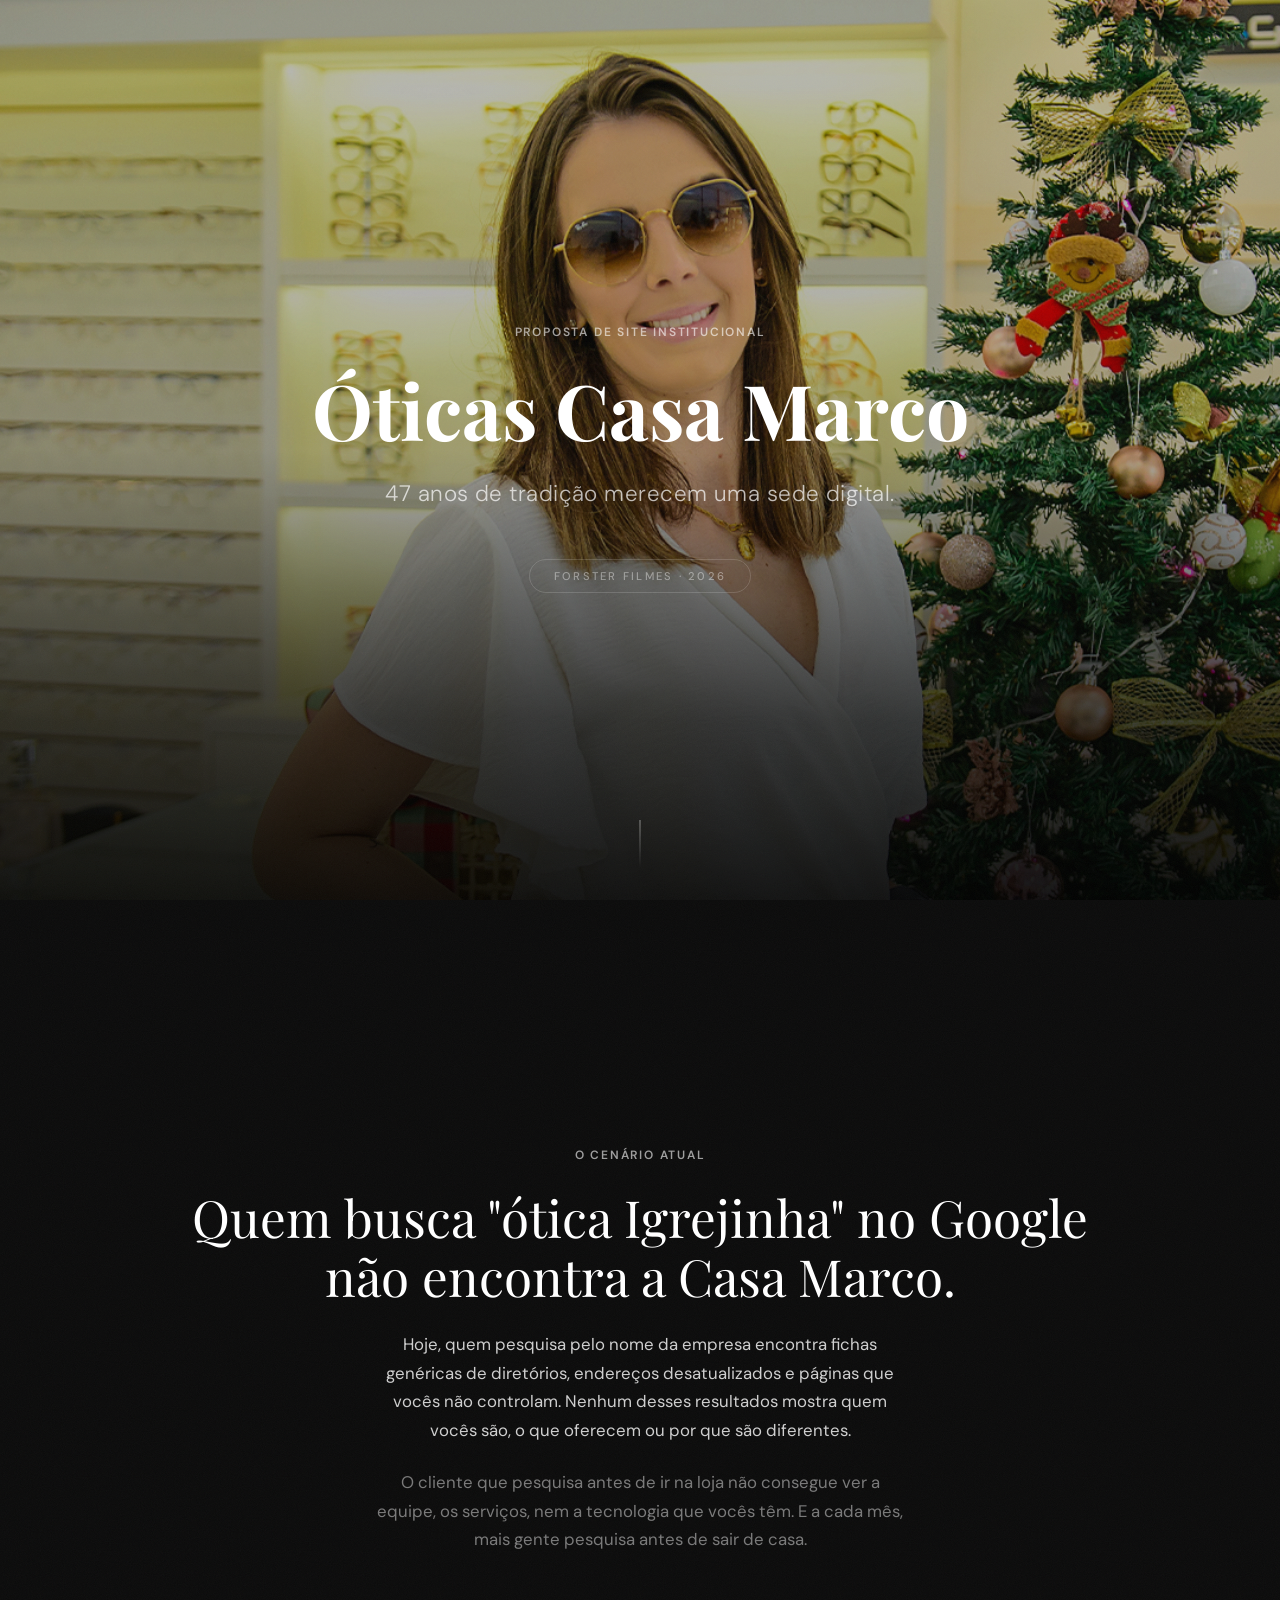
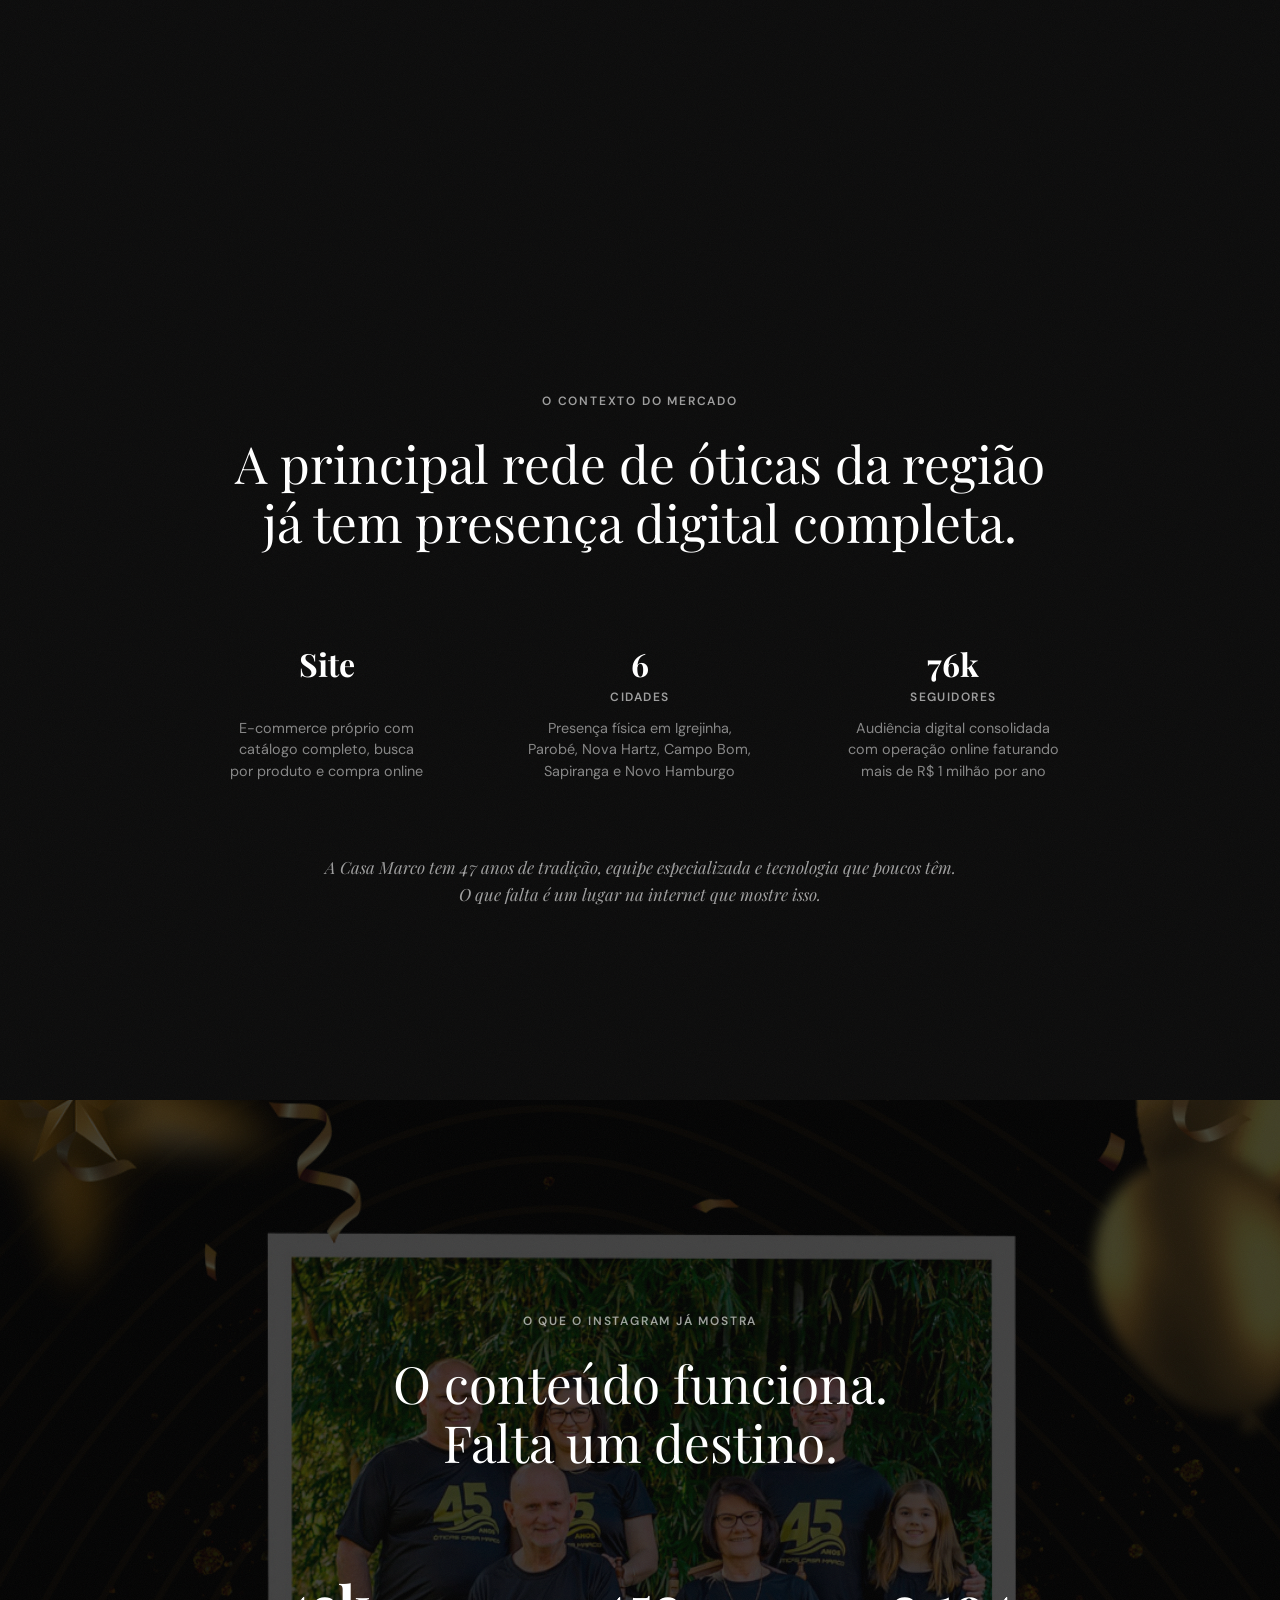
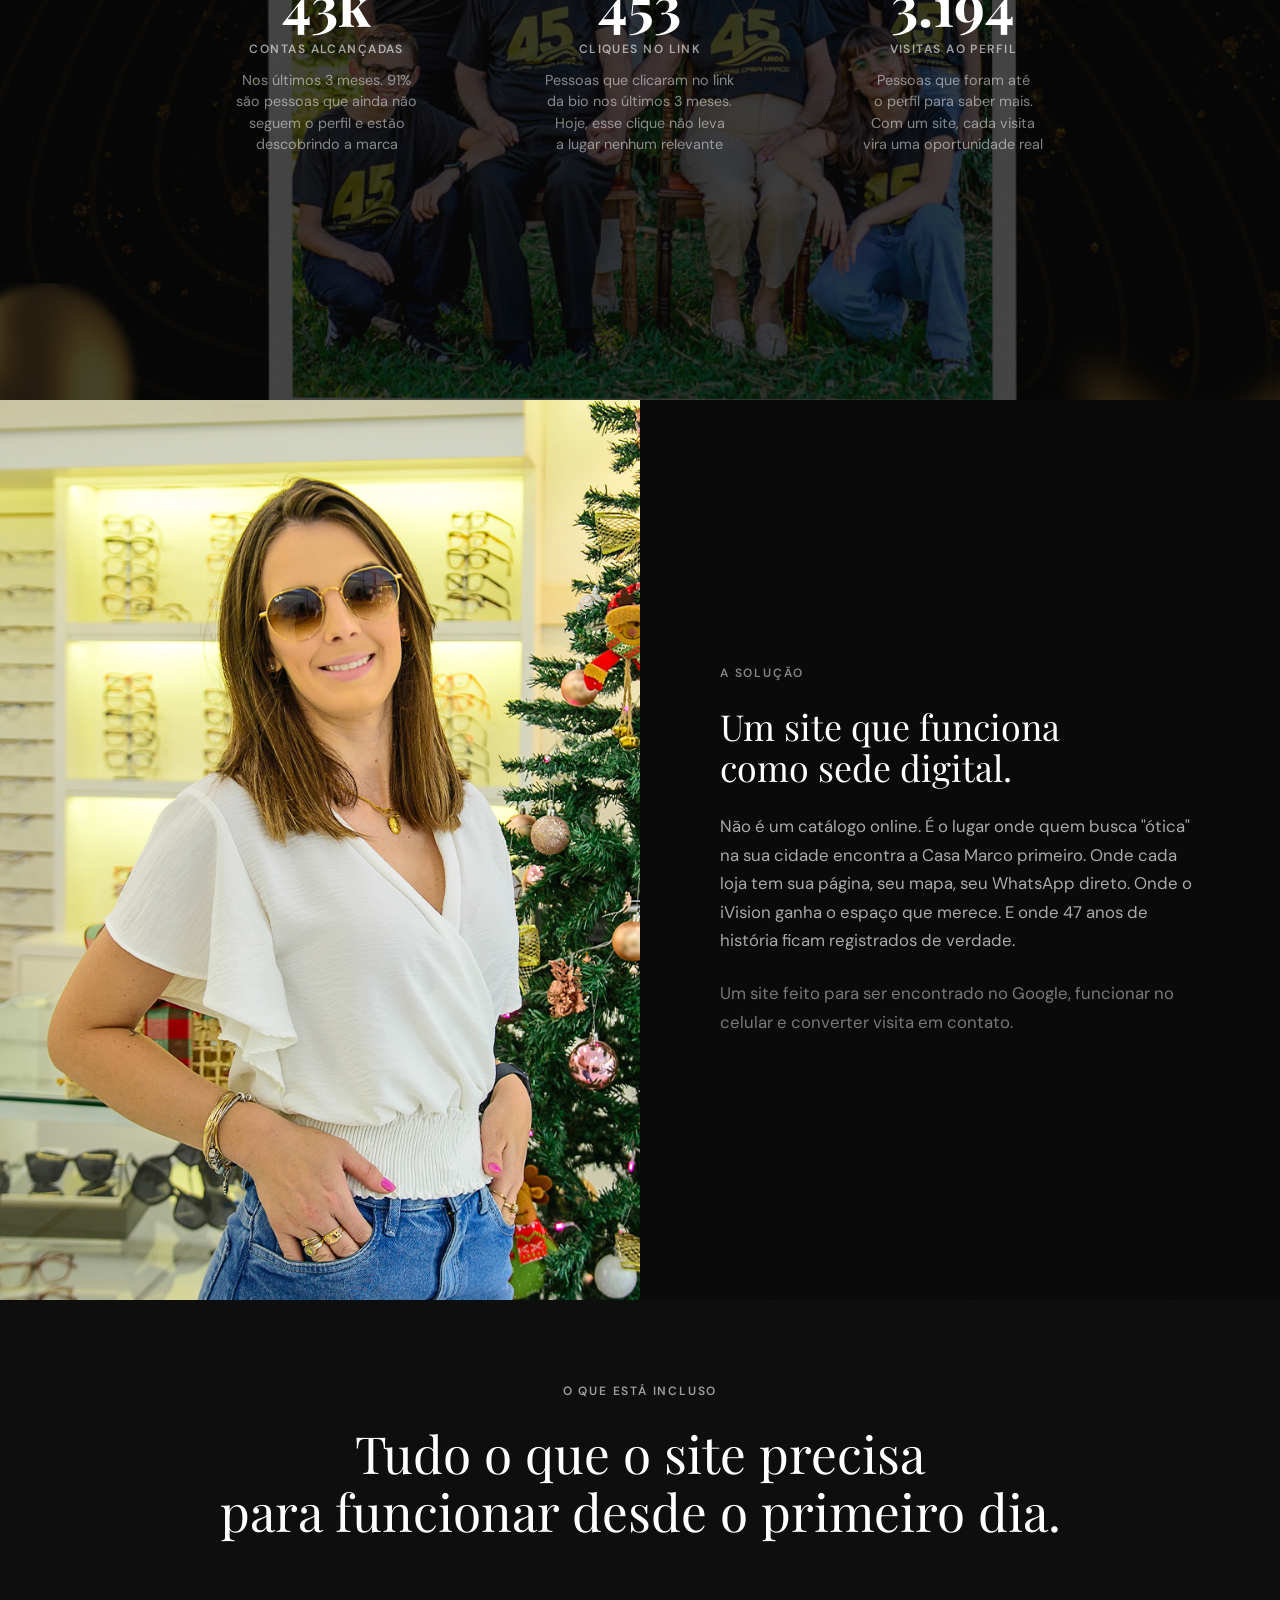
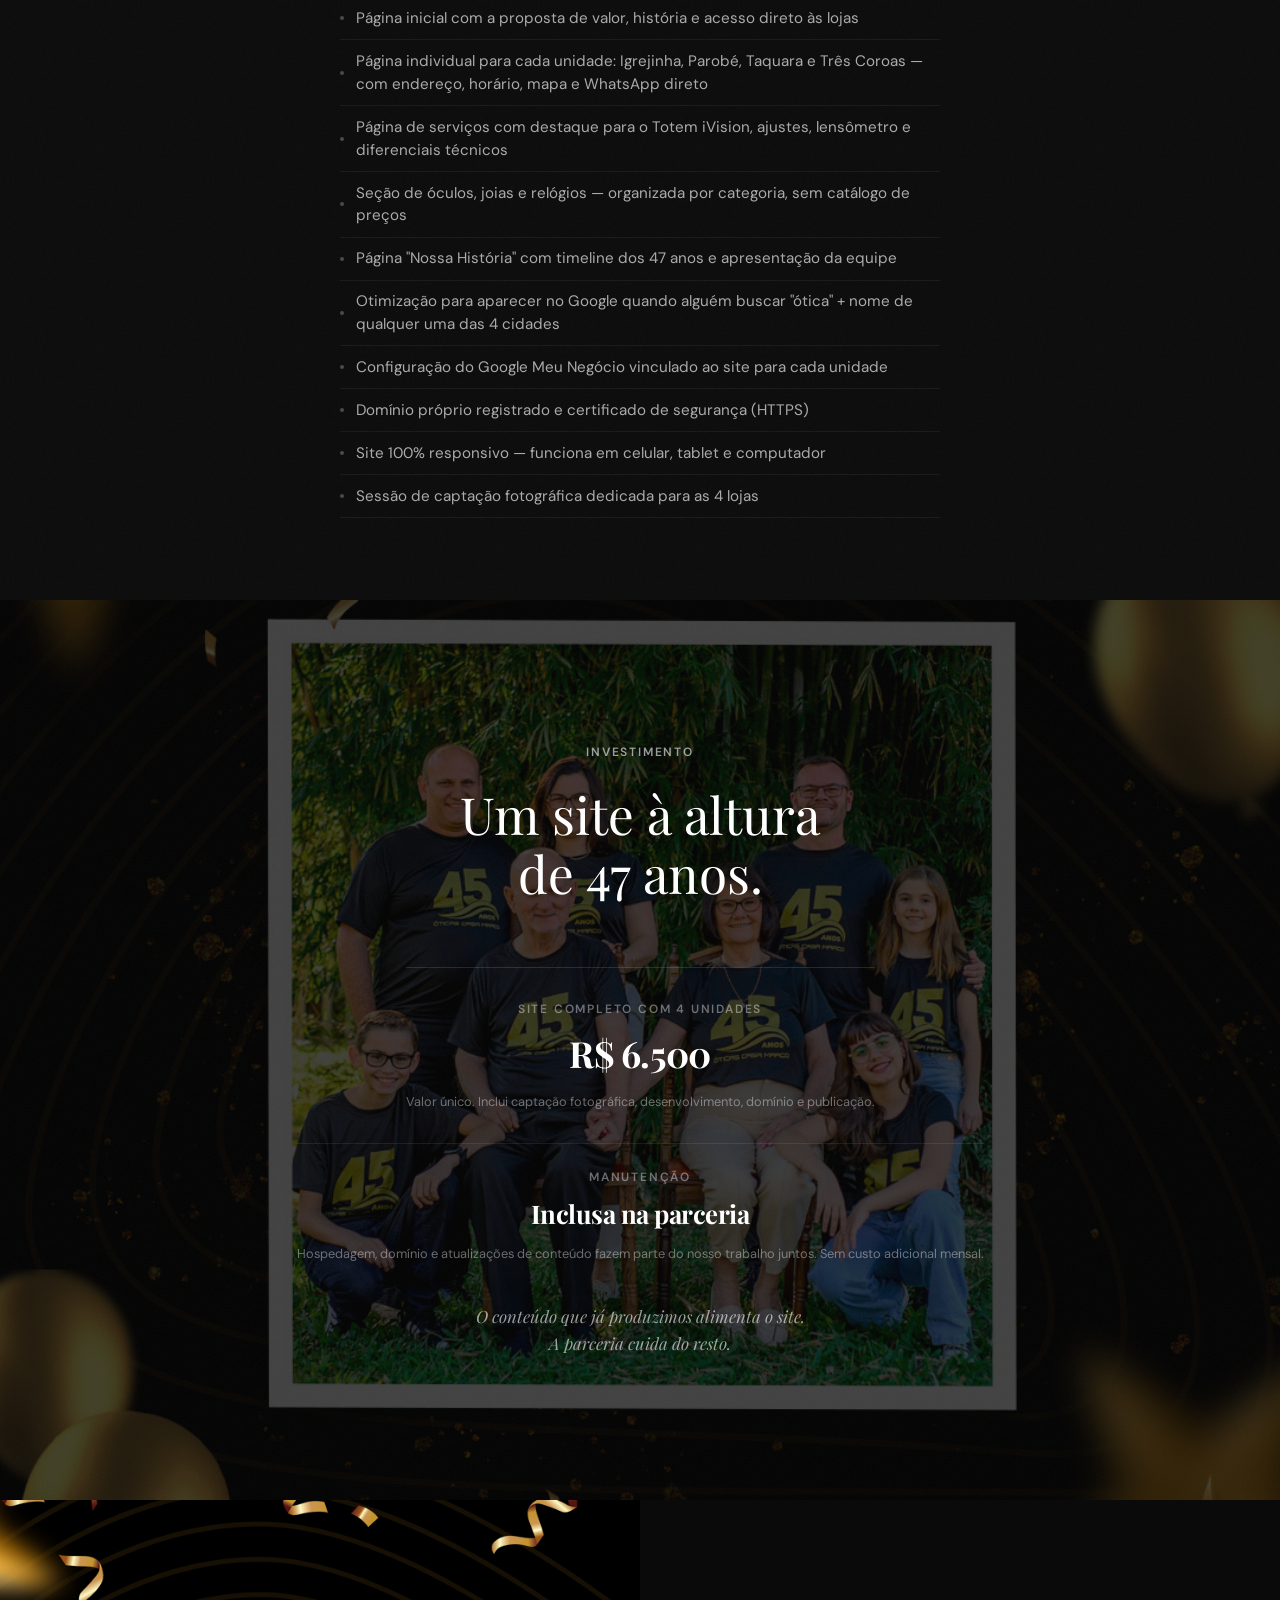
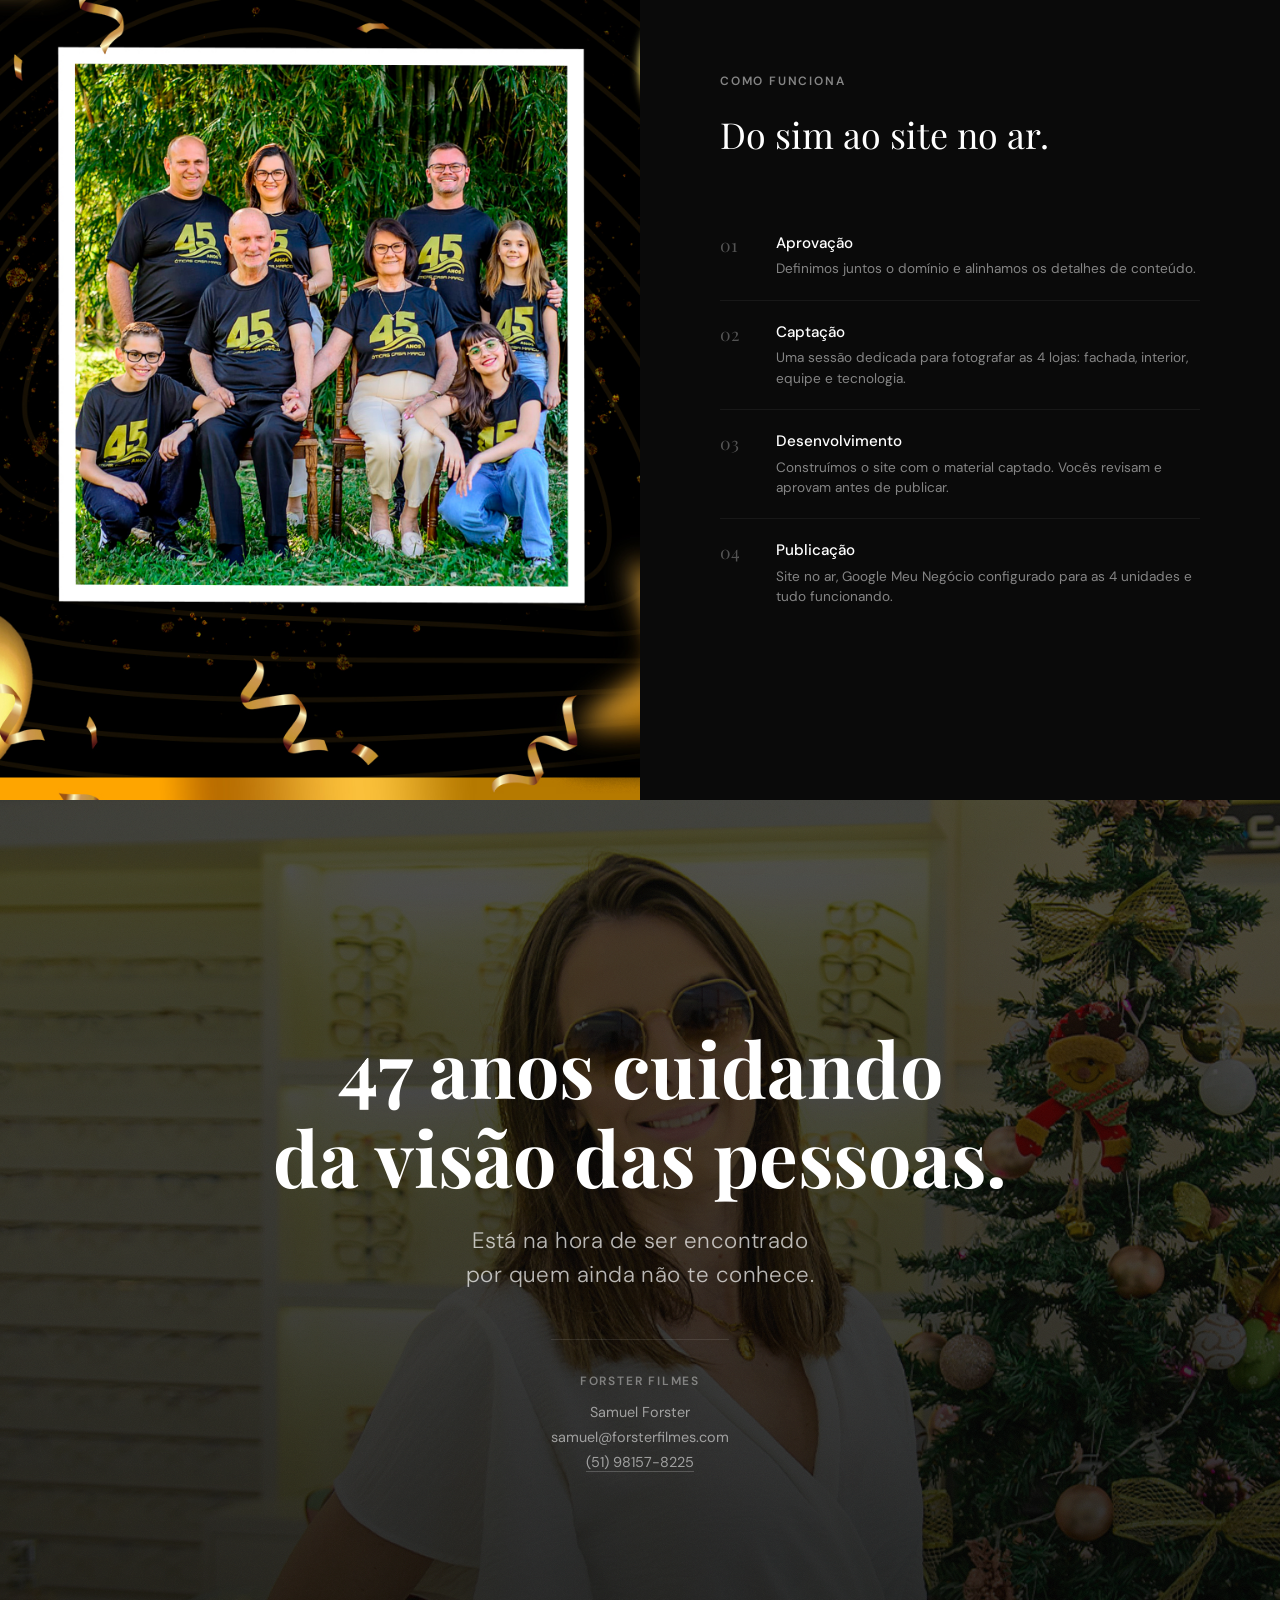
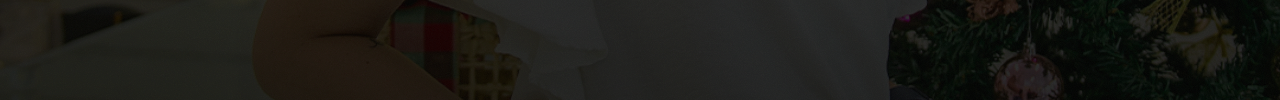
<file: casa-marco/index.html>
<!DOCTYPE html>
<html lang="pt-BR">
<head>
  <meta charset="UTF-8">
  <meta name="viewport" content="width=device-width, initial-scale=1.0">
  <link rel="icon" type="image/svg+xml" href="../favicon.svg">
  <title>Óticas Casa Marco — Proposta de Site Institucional</title>

  <!-- Google Analytics -->
  <script async src="https://www.googletagmanager.com/gtag/js?id=G-TST5YKPG37"></script>
  <script>
    window.dataLayer = window.dataLayer || [];
    function gtag(){dataLayer.push(arguments);}
    gtag('js', new Date());
    gtag('config', 'G-TST5YKPG37');
  </script>

  <!-- Open Graph -->
  <meta property="og:title" content="Óticas Casa Marco — Proposta de Site Institucional">
  <meta property="og:description" content="Proposta por Forster Filmes">
  <meta property="og:image" content="https://propostas.forsterfilmes.com/casa-marco/assets/img/loja-interior.jpg">
  <meta property="og:image:width" content="1200">
  <meta property="og:image:height" content="630">
  <meta property="og:type" content="website">
  <meta property="og:url" content="https://propostas.forsterfilmes.com/casa-marco/">

  <link rel="preconnect" href="https://fonts.googleapis.com">
  <link rel="preconnect" href="https://fonts.gstatic.com" crossorigin>
  <link href="https://fonts.googleapis.com/css2?family=Playfair+Display:ital,wght@0,400;0,700;1,400&family=DM+Sans:wght@300;400;500;600&display=swap" rel="stylesheet">
  <link rel="stylesheet" href="assets/style.css">
  <script defer>
    document.addEventListener('DOMContentLoaded', () => {
      const observer = new IntersectionObserver((entries) => {
        entries.forEach(entry => {
          if (entry.isIntersecting) {
            entry.target.classList.add('is-visible');
          }
        });
      }, { threshold: 0.15 });
      document.querySelectorAll('.slide').forEach(s => observer.observe(s));
    });
  </script>
</head>
<body>

  <!-- SLIDE 1 — CAPA -->
  <section class="slide slide--cover" id="capa">
    <div class="slide__bg" style="background-image: url('assets/img/loja-interior.jpg')"></div>
    <div class="slide__overlay"></div>
    <div class="slide__content slide__content--center">
      <p class="slide__eyebrow">Proposta de Site Institucional</p>
      <h1 class="slide__title slide__title--hero">Óticas Casa Marco</h1>
      <p class="slide__subtitle">47 anos de tradição merecem uma sede digital.</p>
      <div class="slide__badge">Forster Filmes · 2026</div>
    </div>
    <div class="scroll-hint" aria-hidden="true">
      <span></span>
    </div>
  </section>

  <!-- SLIDE 2 — O CENÁRIO ATUAL -->
  <section class="slide slide--dark" id="cenario">
    <div class="slide__content slide__content--center">
      <p class="slide__eyebrow">O cenário atual</p>
      <h2 class="slide__title">Quem busca "ótica Igrejinha" no Google<br>não encontra a Casa Marco.</h2>
      <p class="slide__body" style="text-align: center;">Hoje, quem pesquisa pelo nome da empresa encontra fichas genéricas de diretórios, endereços desatualizados e páginas que vocês não controlam. Nenhum desses resultados mostra quem vocês são, o que oferecem ou por que são diferentes.</p>
      <p class="slide__body" style="text-align: center; margin-top: 1.5rem; color: rgba(255,255,255,0.45);">O cliente que pesquisa antes de ir na loja não consegue ver a equipe, os serviços, nem a tecnologia que vocês têm. E a cada mês, mais gente pesquisa antes de sair de casa.</p>
    </div>
  </section>

  <!-- SLIDE 3 — O CONCORRENTE -->
  <section class="slide slide--dark" id="contexto">
    <div class="slide__content slide__content--center">
      <p class="slide__eyebrow">O contexto do mercado</p>
      <h2 class="slide__title">A principal rede de óticas da região<br>já tem presença digital completa.</h2>
      <div class="deliverables" style="margin-top: 2.5rem;">
        <div class="deliverable">
          <span class="deliverable__number" style="font-size: 2rem;">Site</span>
          <p class="deliverable__label">&nbsp;</p>
          <p class="deliverable__desc">E-commerce próprio com catálogo completo, busca por produto e compra online</p>
        </div>
        <div class="deliverable">
          <span class="deliverable__number" style="font-size: 2rem;">6</span>
          <p class="deliverable__label">Cidades</p>
          <p class="deliverable__desc">Presença física em Igrejinha, Parobé, Nova Hartz, Campo Bom, Sapiranga e Novo Hamburgo</p>
        </div>
        <div class="deliverable">
          <span class="deliverable__number" style="font-size: 2rem;">76k</span>
          <p class="deliverable__label">Seguidores</p>
          <p class="deliverable__desc">Audiência digital consolidada com operação online faturando mais de R$ 1 milhão por ano</p>
        </div>
      </div>
      <p class="slide__quote">A Casa Marco tem 47 anos de tradição, equipe especializada e tecnologia que poucos têm.<br>O que falta é um lugar na internet que mostre isso.</p>
    </div>
  </section>

  <!-- SLIDE 4 — OS NÚMEROS DO INSTAGRAM -->
  <section class="slide slide--dark" id="numeros">
    <div class="slide__bg slide__bg--subtle" style="background-image: url('assets/img/equipe-45anos.jpg')"></div>
    <div class="slide__overlay slide__overlay--dark"></div>
    <div class="slide__content slide__content--center">
      <p class="slide__eyebrow">O que o Instagram já mostra</p>
      <h2 class="slide__title">O conteúdo funciona.<br>Falta um destino.</h2>
      <div class="deliverables">
        <div class="deliverable">
          <span class="deliverable__number">43k</span>
          <p class="deliverable__label">Contas alcançadas</p>
          <p class="deliverable__desc">Nos últimos 3 meses. 91% são pessoas que ainda não seguem o perfil e estão descobrindo a marca</p>
        </div>
        <div class="deliverable">
          <span class="deliverable__number">453</span>
          <p class="deliverable__label">Cliques no link</p>
          <p class="deliverable__desc">Pessoas que clicaram no link da bio nos últimos 3 meses. Hoje, esse clique não leva a lugar nenhum relevante</p>
        </div>
        <div class="deliverable">
          <span class="deliverable__number">3.194</span>
          <p class="deliverable__label">Visitas ao perfil</p>
          <p class="deliverable__desc">Pessoas que foram até o perfil para saber mais. Com um site, cada visita vira uma oportunidade real</p>
        </div>
      </div>
    </div>
  </section>

  <!-- SLIDE 5 — A SOLUÇÃO -->
  <section class="slide slide--split" id="solucao">
    <div class="slide__image-half">
      <img src="assets/img/loja-interior.jpg" alt="Interior da loja Óticas Casa Marco" loading="lazy">
    </div>
    <div class="slide__text-half">
      <p class="slide__eyebrow">A solução</p>
      <h2 class="slide__title">Um site que funciona<br>como sede digital.</h2>
      <p class="slide__body">Não é um catálogo online. É o lugar onde quem busca "ótica" na sua cidade encontra a Casa Marco primeiro. Onde cada loja tem sua página, seu mapa, seu WhatsApp direto. Onde o iVision ganha o espaço que merece. E onde 47 anos de história ficam registrados de verdade.</p>
      <p class="slide__body" style="margin-top: 1.5rem; color: rgba(255,255,255,0.45);">Um site feito para ser encontrado no Google, funcionar no celular e converter visita em contato.</p>
    </div>
  </section>

  <!-- SLIDE 6 — O QUE INCLUI -->
  <section class="slide slide--dark" id="incluso">
    <div class="slide__content slide__content--center">
      <p class="slide__eyebrow">O que está incluso</p>
      <h2 class="slide__title">Tudo o que o site precisa<br>para funcionar desde o primeiro dia.</h2>
      <ul class="invest-list">
        <li>Página inicial com a proposta de valor, história e acesso direto às lojas</li>
        <li>Página individual para cada unidade: Igrejinha, Parobé, Taquara e Três Coroas — com endereço, horário, mapa e WhatsApp direto</li>
        <li>Página de serviços com destaque para o Totem iVision, ajustes, lensômetro e diferenciais técnicos</li>
        <li>Seção de óculos, joias e relógios — organizada por categoria, sem catálogo de preços</li>
        <li>Página "Nossa História" com timeline dos 47 anos e apresentação da equipe</li>
        <li>Otimização para aparecer no Google quando alguém buscar "ótica" + nome de qualquer uma das 4 cidades</li>
        <li>Configuração do Google Meu Negócio vinculado ao site para cada unidade</li>
        <li>Domínio próprio registrado e certificado de segurança (HTTPS)</li>
        <li>Site 100% responsivo — funciona em celular, tablet e computador</li>
        <li>Sessão de captação fotográfica dedicada para as 4 lojas</li>
      </ul>
    </div>
  </section>

  <!-- SLIDE 7 — INVESTIMENTO -->
  <section class="slide slide--dark" id="investimento">
    <div class="slide__bg slide__bg--subtle" style="background-image: url('assets/img/equipe-45anos.jpg')"></div>
    <div class="slide__overlay slide__overlay--dark"></div>
    <div class="slide__content slide__content--center">
      <p class="slide__eyebrow">Investimento</p>
      <h2 class="slide__title">Um site à altura<br>de 47 anos.</h2>
      <div class="invest-total">
        <p class="invest-total__label">Site completo com 4 unidades</p>
        <p class="invest-total__value">R$ 6.500</p>
        <p class="invest-total__payment">Valor único. Inclui captação fotográfica, desenvolvimento, domínio e publicação.</p>
      </div>
      <div class="invest-total" style="margin-top: 2rem; padding-top: 1.5rem; border-top: 1px solid rgba(255,255,255,0.08);">
        <p class="invest-total__label">Manutenção</p>
        <p class="invest-total__value" style="font-size: 1.6rem;">Inclusa na parceria</p>
        <p class="invest-total__payment">Hospedagem, domínio e atualizações de conteúdo fazem parte do nosso trabalho juntos. Sem custo adicional mensal.</p>
      </div>
      <p class="slide__quote">O conteúdo que já produzimos alimenta o site.<br>A parceria cuida do resto.</p>
    </div>
  </section>

  <!-- SLIDE 8 — COMO FUNCIONA -->
  <section class="slide slide--split slide--split-reverse" id="processo">
    <div class="slide__text-half">
      <p class="slide__eyebrow">Como funciona</p>
      <h2 class="slide__title">Do sim ao site no ar.</h2>
      <div class="process">
        <div class="process__step">
          <span class="process__number">01</span>
          <div>
            <p class="process__title">Aprovação</p>
            <p class="process__desc">Definimos juntos o domínio e alinhamos os detalhes de conteúdo.</p>
          </div>
        </div>
        <div class="process__step">
          <span class="process__number">02</span>
          <div>
            <p class="process__title">Captação</p>
            <p class="process__desc">Uma sessão dedicada para fotografar as 4 lojas: fachada, interior, equipe e tecnologia.</p>
          </div>
        </div>
        <div class="process__step">
          <span class="process__number">03</span>
          <div>
            <p class="process__title">Desenvolvimento</p>
            <p class="process__desc">Construímos o site com o material captado. Vocês revisam e aprovam antes de publicar.</p>
          </div>
        </div>
        <div class="process__step">
          <span class="process__number">04</span>
          <div>
            <p class="process__title">Publicação</p>
            <p class="process__desc">Site no ar, Google Meu Negócio configurado para as 4 unidades e tudo funcionando.</p>
          </div>
        </div>
      </div>
    </div>
    <div class="slide__image-half">
      <img src="assets/img/equipe-45anos.jpg" alt="Equipe Óticas Casa Marco" loading="lazy">
    </div>
  </section>

  <!-- SLIDE 9 — ENCERRAMENTO -->
  <section class="slide slide--cover" id="encerramento">
    <div class="slide__bg" style="background-image: url('assets/img/loja-interior.jpg')"></div>
    <div class="slide__overlay slide__overlay--heavy"></div>
    <div class="slide__content slide__content--center">
      <h2 class="slide__title slide__title--hero">47 anos cuidando<br>da visão das pessoas.</h2>
      <p class="slide__subtitle">Está na hora de ser encontrado<br>por quem ainda não te conhece.</p>
      <div class="contact">
        <p class="contact__name">Forster Filmes</p>
        <p class="contact__detail">Samuel Forster</p>
        <p class="contact__detail">samuel@forsterfilmes.com</p>
        <p class="contact__detail"><a href="https://wa.me/message/O6NXY5T2OHTZO1" target="_blank" rel="noopener noreferrer">(51) 98157-8225</a></p>
      </div>
    </div>
  </section>

</body>
</html>
</file>
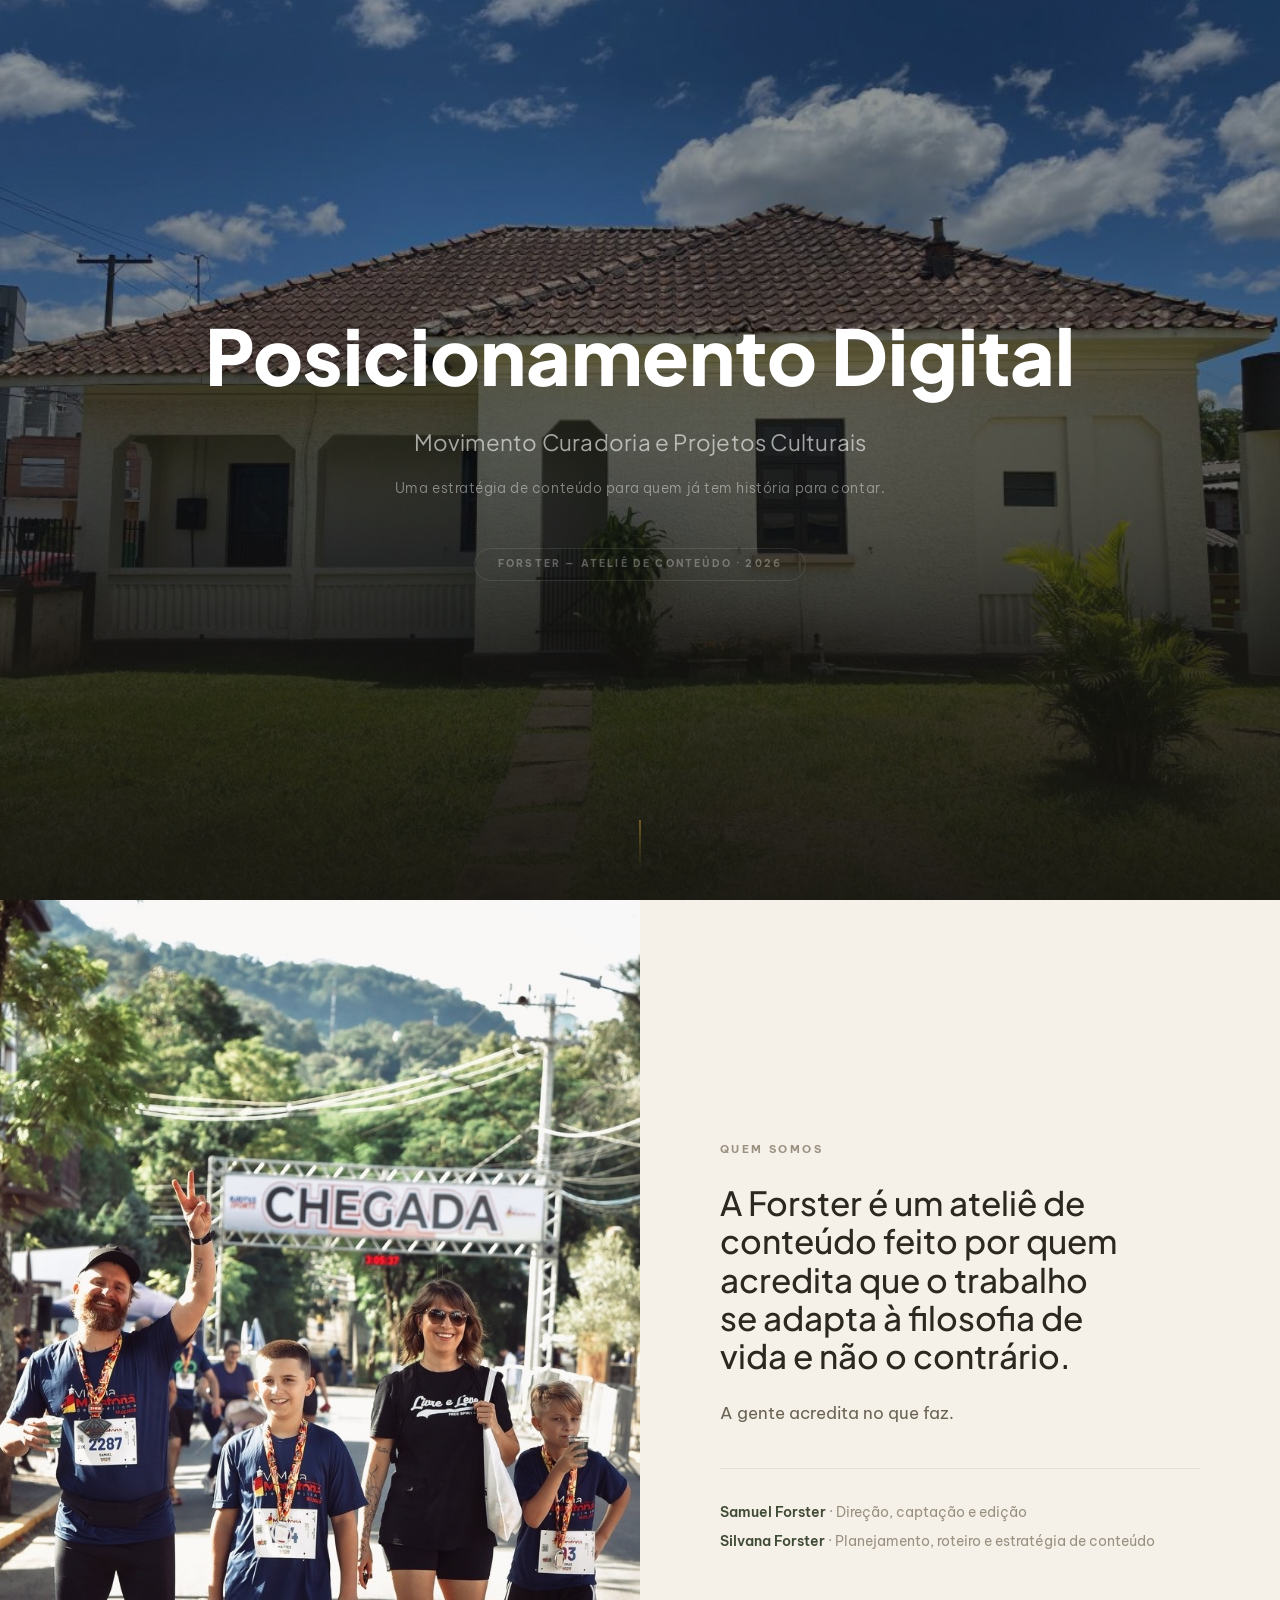
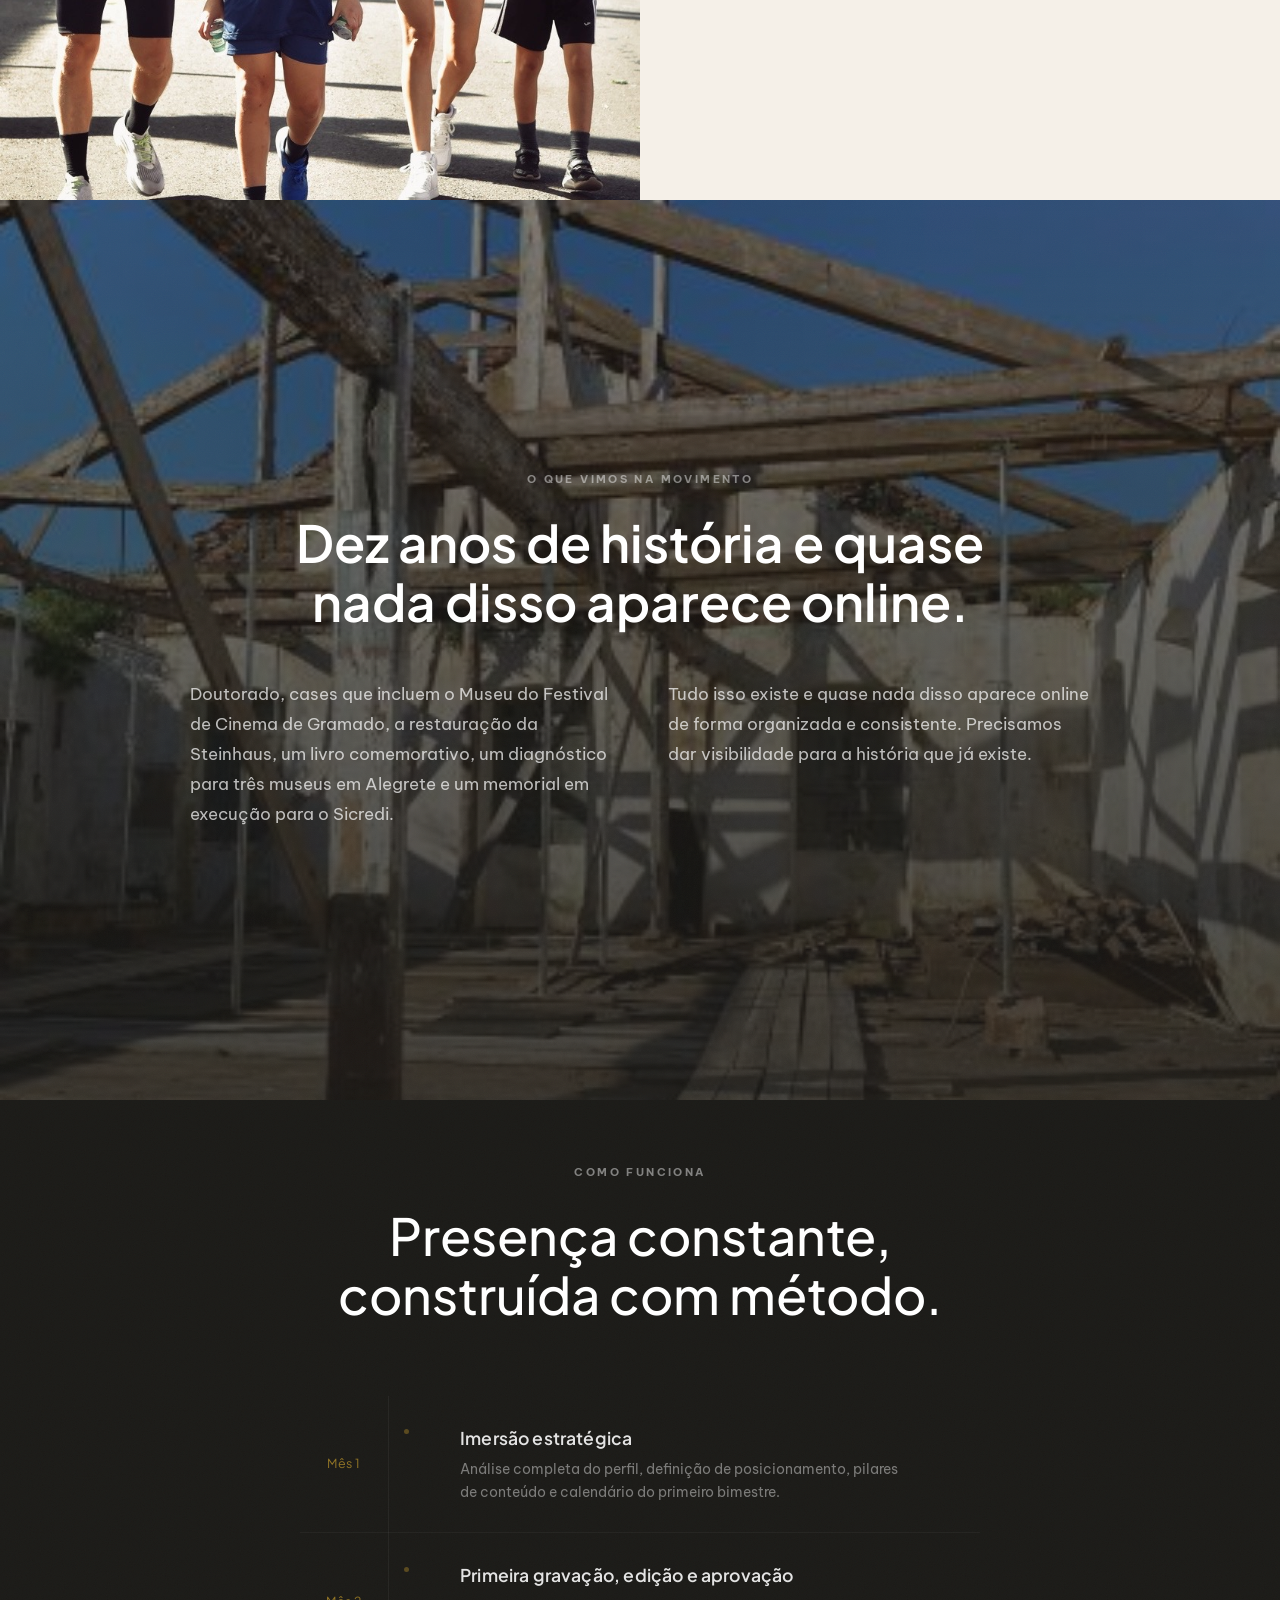
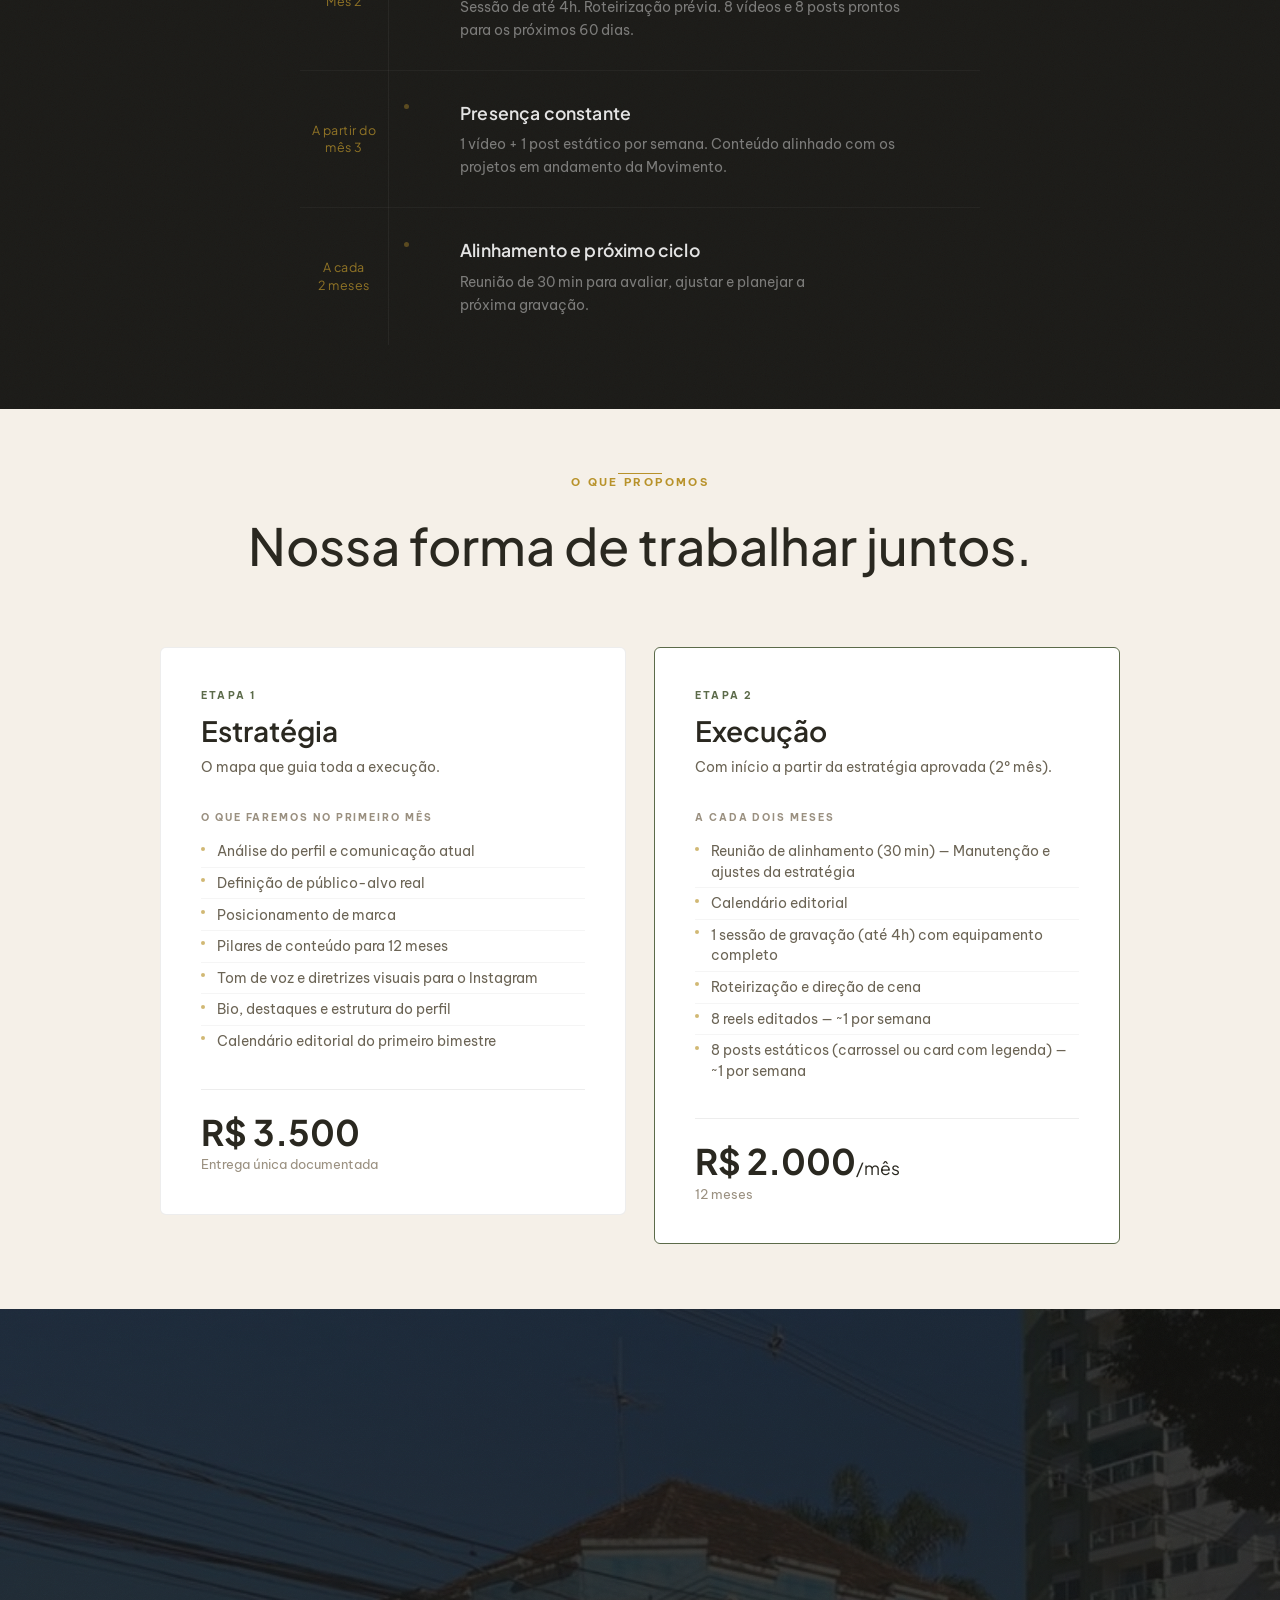
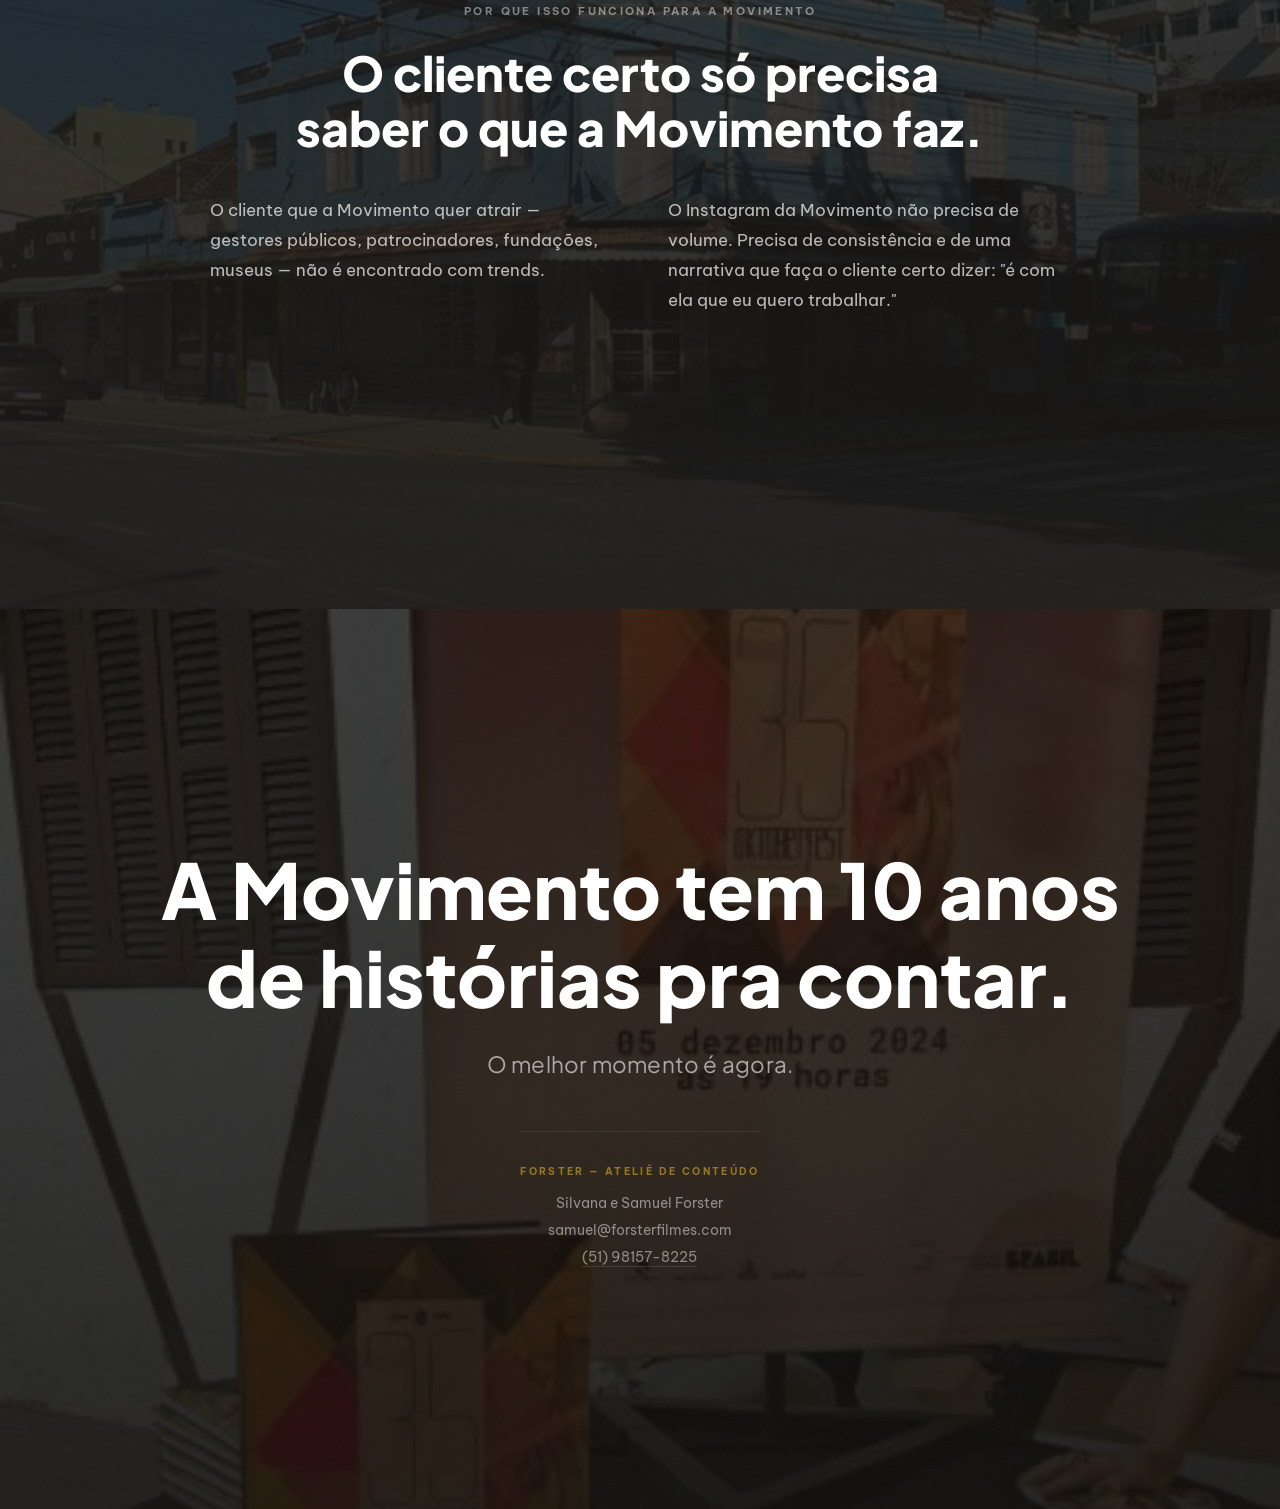
<file: movimento/index.html>
<!DOCTYPE html>
<html lang="pt-BR">
<head>
  <meta charset="UTF-8">
  <meta property="og:title" content="Posicionamento Digital — Movimento Curadoria e Projetos Culturais" />
  <meta property="og:description" content="Uma estratégia de conteúdo para quem já tem história para contar." />
  <meta property="og:image" content="https://propostas.forsterfilmes.com/movimento/assets/img/anneken.jpg" />
  <meta property="og:image:width" content="1200" />
  <meta property="og:image:height" content="630" />
  <meta property="og:url" content="https://propostas.forsterfilmes.com/movimento/" />
  <meta property="og:type" content="website" />
  <meta name="viewport" content="width=device-width, initial-scale=1.0">
  <link rel="icon" type="image/svg+xml" href="../favicon.svg">
  <title>Movimento Curadoria — Posicionamento Digital · Forster</title>

  <!-- Google Analytics -->
  <script async src="https://www.googletagmanager.com/gtag/js?id=G-TST5YKPG37"></script>
  <script>
    window.dataLayer = window.dataLayer || [];
    function gtag(){dataLayer.push(arguments);}
    gtag('js', new Date());
    gtag('config', 'G-TST5YKPG37');
  </script>

  <link rel="preconnect" href="https://fonts.googleapis.com">
  <link rel="preconnect" href="https://fonts.gstatic.com" crossorigin>
  <link href="https://fonts.googleapis.com/css2?family=Plus+Jakarta+Sans:ital,wght@0,300;0,400;0,500;0,600;0,700;1,300;1,400&family=Be+Vietnam+Pro:ital,wght@0,300;0,400;0,600;0,700;1,300;1,400&display=swap" rel="stylesheet">
  <link rel="stylesheet" href="assets/style.css">

  <script defer>
    document.addEventListener('DOMContentLoaded', () => {
      const observer = new IntersectionObserver((entries) => {
        entries.forEach(entry => {
          if (entry.isIntersecting) {
            entry.target.classList.add('is-visible');
          }
        });
      }, { threshold: 0.12 });
      document.querySelectorAll('.slide').forEach(s => observer.observe(s));
    });
  </script>
</head>
<body>

  <!-- SEÇÃO 1 — HERO -->
  <section class="slide slide--cover" id="capa">
    <div class="slide__bg" style="background-image: url('assets/img/anneken.jpg')"></div>
    <div class="slide__overlay"></div>
    <div class="slide__content slide__content--center">
      <h1 class="slide__title slide__title--hero">Posicionamento Digital</h1>
      <p class="slide__subtitle">Movimento Curadoria e Projetos Culturais</p>
      <p class="slide__support">Uma estratégia de conteúdo para quem já tem história para contar.</p>
      <div class="slide__badge">Forster — Ateliê de Conteúdo · 2026</div>
    </div>
    <div class="scroll-hint" aria-hidden="true">
      <span></span>
    </div>
  </section>

  <!-- SEÇÃO 2 — QUEM SOMOS -->
  <section class="slide slide--split" id="quem-somos">
    <div class="slide__image-half">
      <img src="assets/img/forster-equipe.jpg" alt="Samuel e Silvana Forster" loading="lazy">
    </div>
    <div class="slide__text-half">
      <p class="slide__eyebrow">Quem somos</p>
      <h2 class="slide__title">A Forster é um ateliê de conteúdo feito por quem acredita que o trabalho se adapta à filosofia de vida e não o contrário.</h2>
      <p class="slide__body">A gente acredita no que faz.</p>
      <div class="slide__credits">
        <p><strong>Samuel Forster</strong> · Direção, captação e edição</p>
        <p><strong>Silvana Forster</strong> · Planejamento, roteiro e estratégia de conteúdo</p>
      </div>
    </div>
  </section>

  <!-- SEÇÃO 3 — O QUE VIMOS NA MOVIMENTO -->
  <section class="slide slide--cover" id="vimos">
    <div class="slide__bg" style="background-image: url('assets/img/steinhaus.jpg')"></div>
    <div class="slide__overlay slide__overlay--heavy"></div>
    <div class="slide__content slide__content--center">
      <p class="slide__eyebrow">O que vimos na Movimento</p>
      <h2 class="slide__title slide__title--hero">Dez anos de história e quase nada disso aparece online.</h2>
      <div class="vimos-columns">
        <div class="vimos-col">
          <p class="slide__body">Doutorado, cases que incluem o Museu do Festival de Cinema de Gramado, a restauração da Steinhaus, um livro comemorativo, um diagnóstico para três museus em Alegrete e um memorial em execução para o Sicredi.</p>
        </div>
        <div class="vimos-col">
          <p class="slide__body">Tudo isso existe e quase nada disso aparece online de forma organizada e consistente. Precisamos dar visibilidade para a história que já existe.</p>
        </div>
      </div>
    </div>
  </section>

  <!-- SEÇÃO 4 — COMO FUNCIONA -->
  <section class="slide slide--dark" id="como-funciona">
    <div class="slide__content slide__content--center">
      <p class="slide__eyebrow">Como funciona</p>
      <h2 class="slide__title">Presença constante,<br>construída com método.</h2>
      <div class="timeline">
        <div class="timeline__step">
          <div class="timeline__marker">
            <span class="timeline__period">Mês 1</span>
          </div>
          <div class="timeline__dot"></div>
          <div class="timeline__content">
            <p class="timeline__title">Imersão estratégica</p>
            <p class="timeline__desc">Análise completa do perfil, definição de posicionamento, pilares de conteúdo e calendário do primeiro bimestre.</p>
          </div>
        </div>
        <div class="timeline__step">
          <div class="timeline__marker">
            <span class="timeline__period">Mês 2</span>
          </div>
          <div class="timeline__dot"></div>
          <div class="timeline__content">
            <p class="timeline__title">Primeira gravação, edição e aprovação</p>
            <p class="timeline__desc">Sessão de até 4h. Roteirização prévia. 8 vídeos e 8 posts prontos para os próximos 60 dias.</p>
          </div>
        </div>
        <div class="timeline__step">
          <div class="timeline__marker">
            <span class="timeline__period">A partir do<br>mês 3</span>
          </div>
          <div class="timeline__dot"></div>
          <div class="timeline__content">
            <p class="timeline__title">Presença constante</p>
            <p class="timeline__desc">1 vídeo + 1 post estático por semana. Conteúdo alinhado com os projetos em andamento da Movimento.</p>
          </div>
        </div>
        <div class="timeline__step">
          <div class="timeline__marker">
            <span class="timeline__period">A cada<br>2 meses</span>
          </div>
          <div class="timeline__dot"></div>
          <div class="timeline__content">
            <p class="timeline__title">Alinhamento e próximo ciclo</p>
            <p class="timeline__desc">Reunião de 30 min para avaliar, ajustar e planejar a próxima gravação.</p>
          </div>
        </div>
      </div>
    </div>
  </section>

  <!-- SEÇÃO 5 — O QUE PROPOMOS -->
  <section class="slide slide--creme" id="propomos">
    <div class="slide__content slide__content--center">
      <div class="slide__divider slide__divider--center"></div>
      <p class="slide__eyebrow slide__eyebrow--gold">O que propomos</p>
      <h2 class="slide__title slide__title--dark">Nossa forma de trabalhar juntos.</h2>
      <div class="options-grid">

        <!-- Etapa 1 -->
        <div class="option-card">
          <p class="option-card__label">Etapa 1</p>
          <h3 class="option-card__title">Estratégia</h3>
          <p class="option-card__tagline">O mapa que guia toda a execução.</p>

          <p class="option-card__section-title">O que faremos no primeiro mês</p>
          <ul>
            <li>Análise do perfil e comunicação atual</li>
            <li>Definição de público-alvo real</li>
            <li>Posicionamento de marca</li>
            <li>Pilares de conteúdo para 12 meses</li>
            <li>Tom de voz e diretrizes visuais para o Instagram</li>
            <li>Bio, destaques e estrutura do perfil</li>
            <li>Calendário editorial do primeiro bimestre</li>
          </ul>

          <div class="option-card__price">
            <div class="option-card__price-value">R$ 3.500</div>
            <div class="option-card__price-detail">Entrega única documentada</div>
          </div>
        </div>

        <!-- Etapa 2 -->
        <div class="option-card option-card--featured">
          <p class="option-card__label">Etapa 2</p>
          <h3 class="option-card__title">Execução</h3>
          <p class="option-card__tagline">Com início a partir da estratégia aprovada (2º mês).</p>

          <p class="option-card__section-title">A cada dois meses</p>
          <ul>
            <li>Reunião de alinhamento (30 min) — Manutenção e ajustes da estratégia</li>
            <li>Calendário editorial</li>
            <li>1 sessão de gravação (até 4h) com equipamento completo</li>
            <li>Roteirização e direção de cena</li>
            <li>8 reels editados — ~1 por semana</li>
            <li>8 posts estáticos (carrossel ou card com legenda) — ~1 por semana</li>
          </ul>

          <div class="option-card__price">
            <div class="option-card__price-value">R$ 2.000<span style="font-size:1.1rem;font-weight:400">/mês</span></div>
            <div class="option-card__price-detail">12 meses</div>
          </div>
        </div>

      </div>
    </div>
  </section>

  <!-- SEÇÃO 6 — POR QUE FUNCIONA PARA A MOVIMENTO -->
  <section class="slide slide--cover" id="por-que">
    <div class="slide__bg" style="background-image: url('assets/img/petzinger.jpg')"></div>
    <div class="slide__overlay slide__overlay--heavy"></div>
    <div class="slide__content slide__content--center">
      <p class="slide__eyebrow">Por que isso funciona para a Movimento</p>
      <h2 class="slide__title slide__title--hero">O cliente certo só precisa saber o que a Movimento faz.</h2>
      <div class="por-que-columns">
        <div class="por-que-col">
          <p class="slide__body">O cliente que a Movimento quer atrair — gestores públicos, patrocinadores, fundações, museus — não é encontrado com trends.</p>
        </div>
        <div class="por-que-col">
          <p class="slide__body">O Instagram da Movimento não precisa de volume. Precisa de consistência e de uma narrativa que faça o cliente certo dizer: "é com ela que eu quero trabalhar."</p>
        </div>
      </div>
    </div>
  </section>

  <!-- SEÇÃO 7 — ENCERRAMENTO + CTA -->
  <section class="slide slide--cover" id="encerramento">
    <div class="slide__bg" style="background-image: url('assets/img/oktoberfest.jpg')"></div>
    <div class="slide__overlay slide__overlay--heavy"></div>
    <div class="slide__content slide__content--center">
      <h2 class="slide__title slide__title--hero">A Movimento tem 10 anos<br>de histórias pra contar.</h2>
      <p class="slide__subtitle">O melhor momento é agora.</p>
      <div class="contact">
        <p class="contact__name">Forster — Ateliê de Conteúdo</p>
        <p class="contact__detail">Silvana e Samuel Forster</p>
        <p class="contact__detail">samuel@forsterfilmes.com</p>
        <p class="contact__detail"><a href="https://wa.me/message/O6NXY5T2OHTZO1" target="_blank" rel="noopener noreferrer">(51) 98157-8225</a></p>
      </div>
    </div>
  </section>

</body>
</html>
</file>
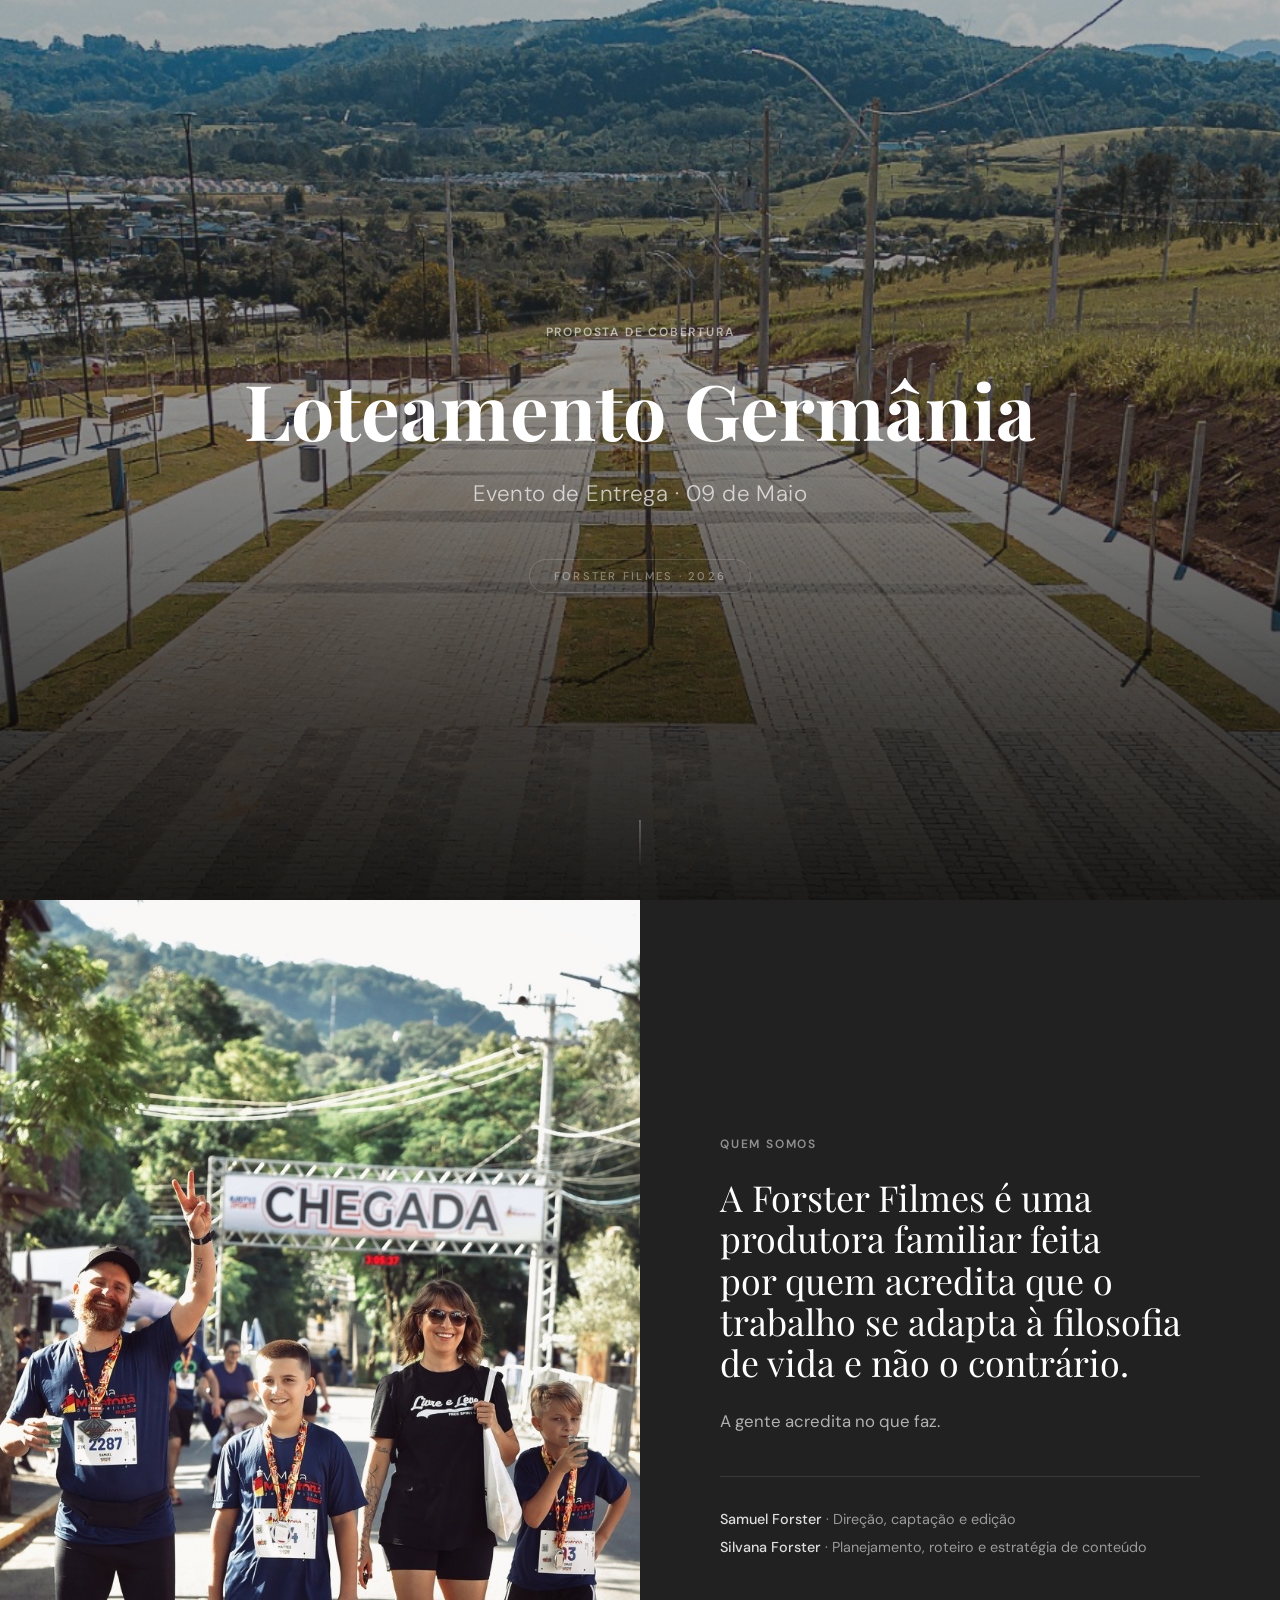
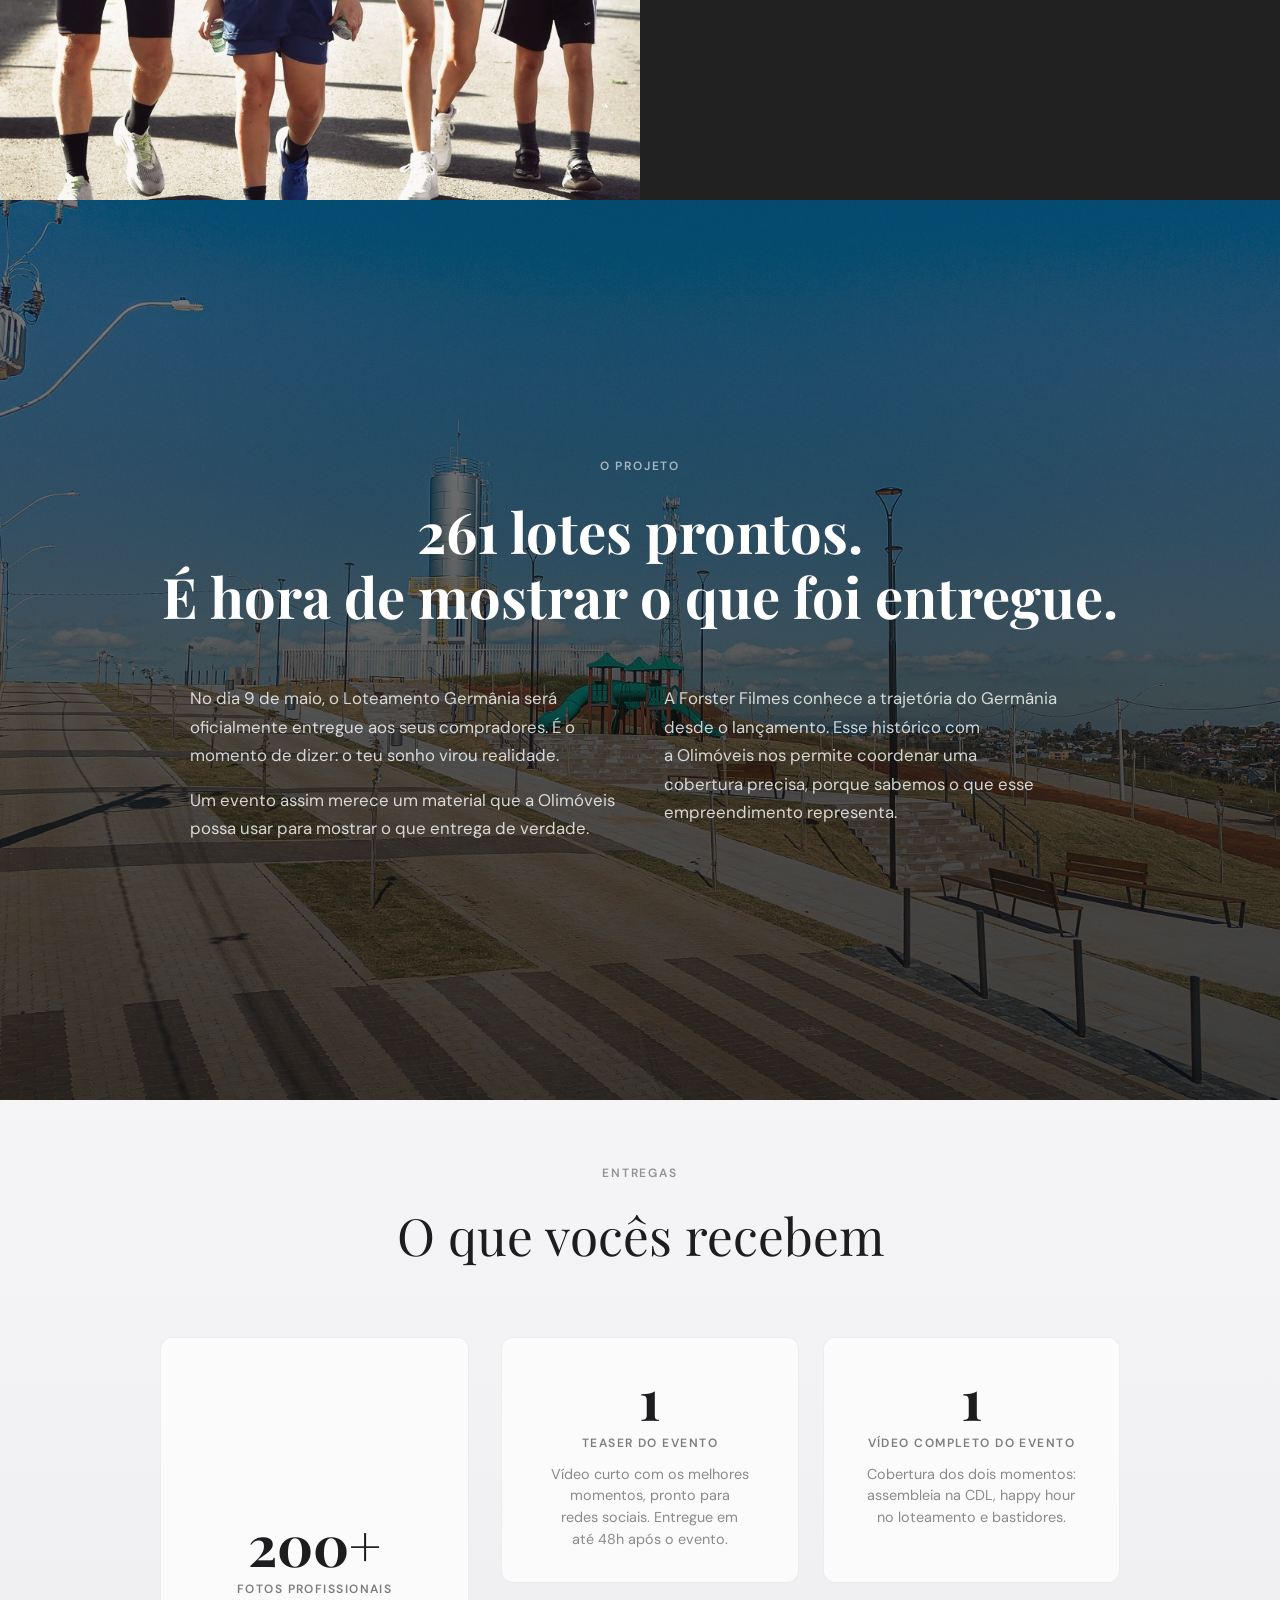
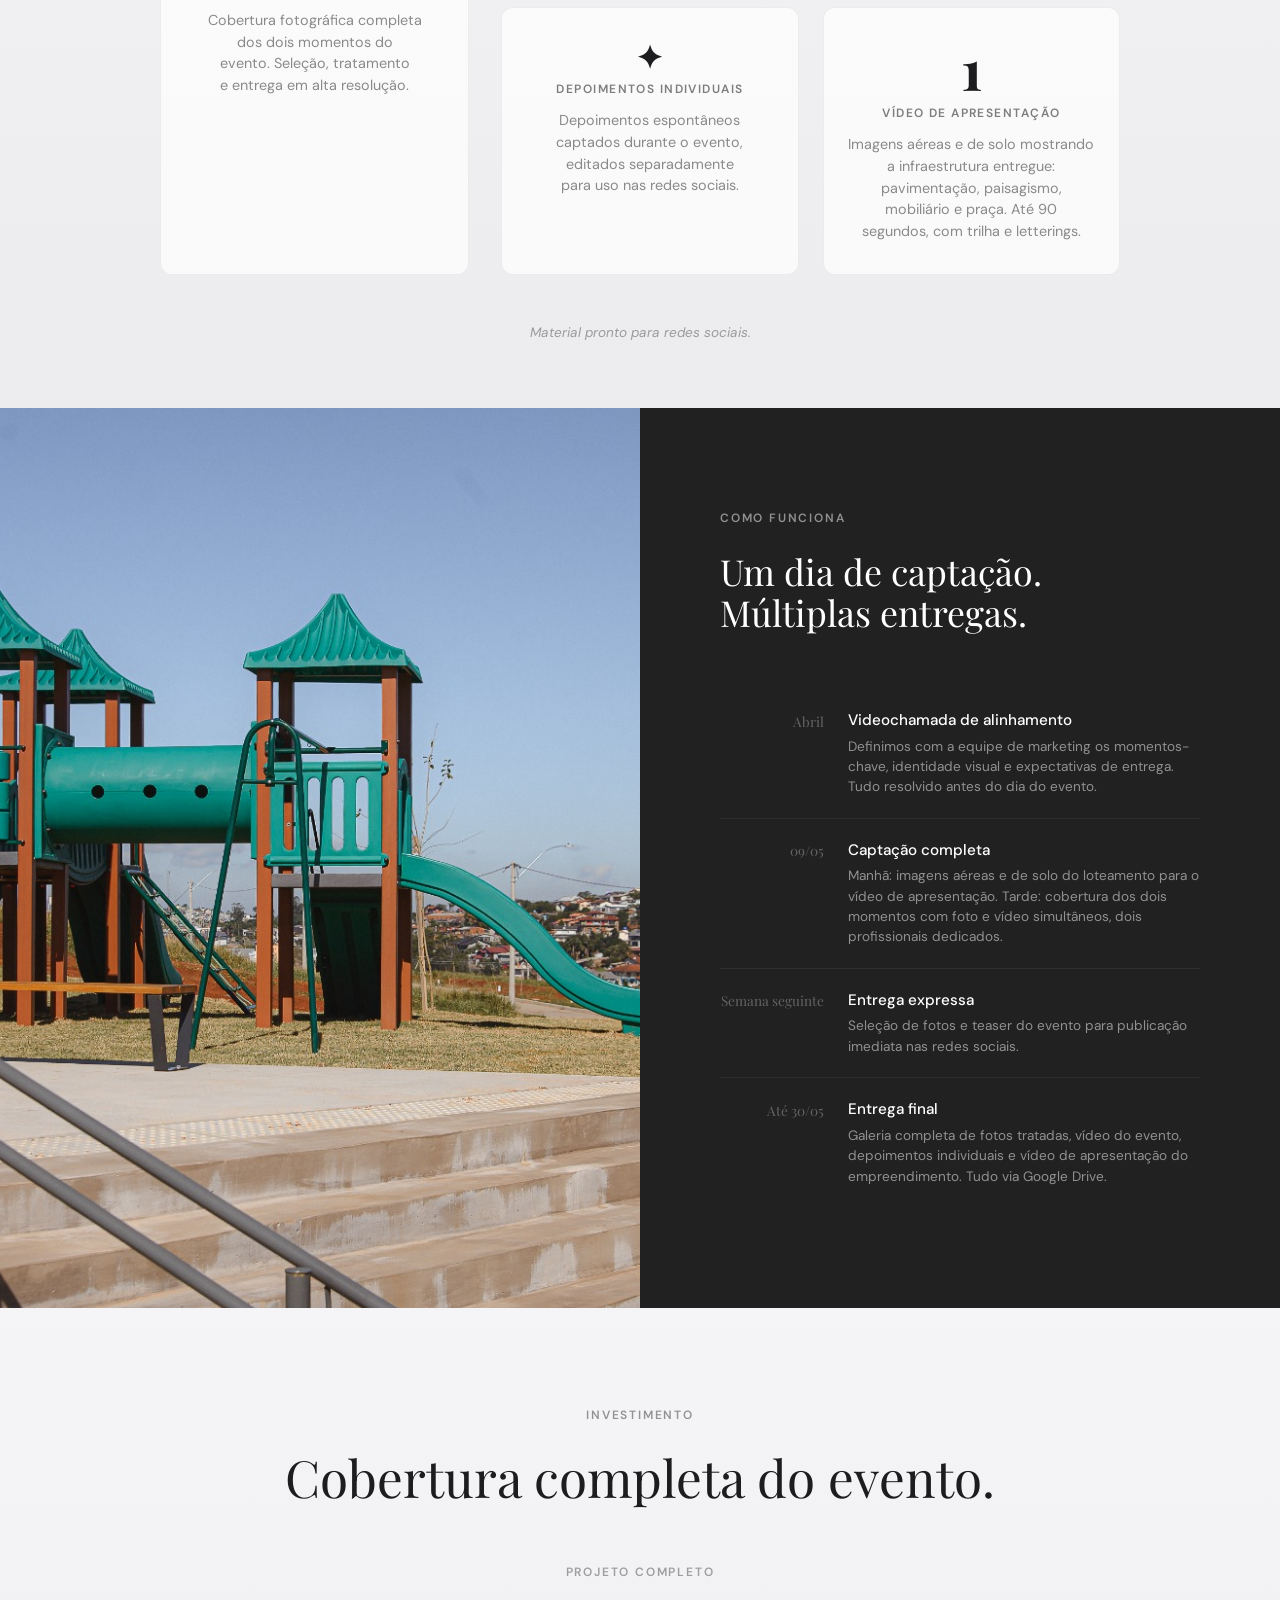
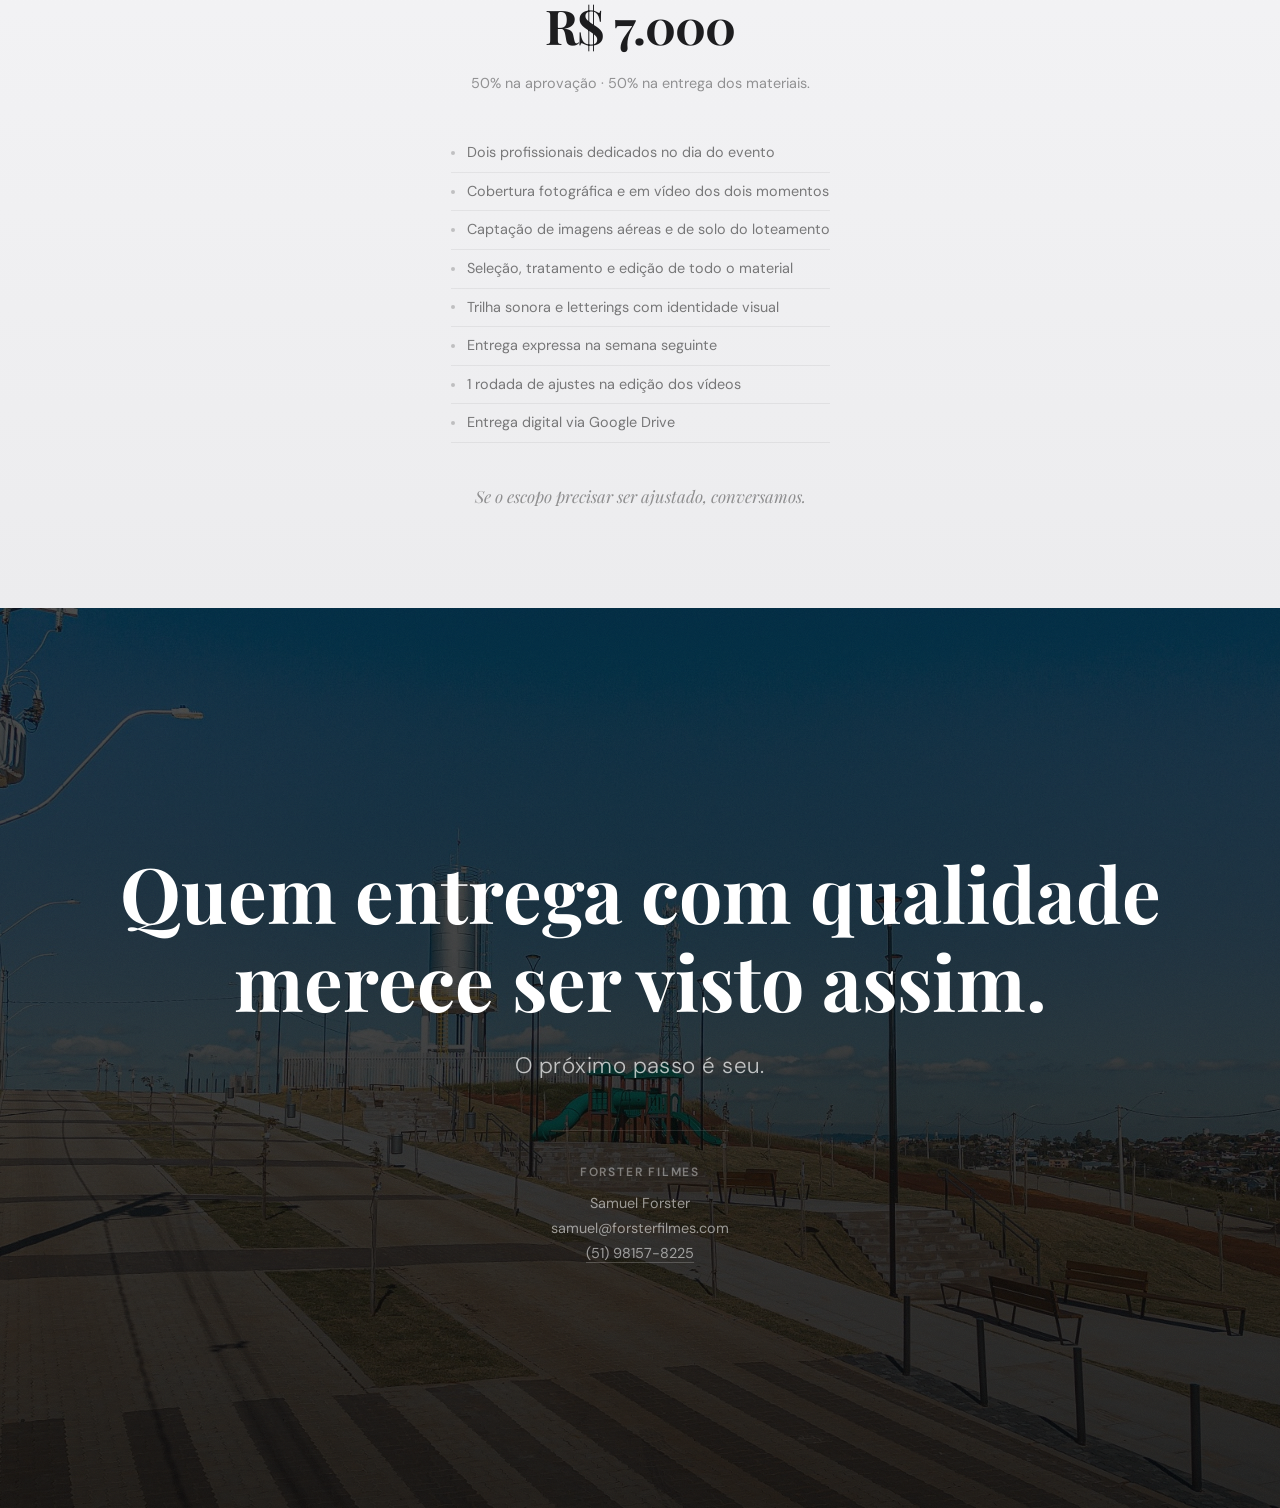
<file: olimoveis/index.html>
<!DOCTYPE html>
<html lang="pt-BR">
<head>
  <meta charset="UTF-8">
  <meta name="viewport" content="width=device-width, initial-scale=1.0">
  <link rel="icon" type="image/svg+xml" href="../favicon.svg">
  <title>Olimóveis Urbanismo — Cobertura do Evento de Entrega do Loteamento Germânia</title>

  <!-- Google Analytics -->
  <script async src="https://www.googletagmanager.com/gtag/js?id=G-TST5YKPG37"></script>
  <script>
    window.dataLayer = window.dataLayer || [];
    function gtag(){dataLayer.push(arguments);}
    gtag('js', new Date());
    gtag('config', 'G-TST5YKPG37');
  </script>

  <!-- Open Graph -->
  <meta property="og:title" content="Olimóveis Urbanismo — Evento de Entrega do Loteamento Germânia">
  <meta property="og:description" content="Proposta de cobertura por Forster Filmes">
  <meta property="og:image" content="https://propostas.forsterfilmes.com/olimoveis/assets/img/germania-rua-morros.jpg">
  <meta property="og:image:width" content="1200">
  <meta property="og:image:height" content="630">
  <meta property="og:type" content="website">
  <meta property="og:url" content="https://propostas.forsterfilmes.com/olimoveis/">

  <link rel="preconnect" href="https://fonts.googleapis.com">
  <link rel="preconnect" href="https://fonts.gstatic.com" crossorigin>
  <link href="https://fonts.googleapis.com/css2?family=Playfair+Display:ital,wght@0,400;0,700;1,400&family=DM+Sans:wght@300;400;500;600&display=swap" rel="stylesheet">
  <link rel="stylesheet" href="assets/style.css">
  <script defer>
    document.addEventListener('DOMContentLoaded', () => {
      const observer = new IntersectionObserver((entries) => {
        entries.forEach(entry => {
          if (entry.isIntersecting) {
            entry.target.classList.add('is-visible');
          }
        });
      }, { threshold: 0.15 });
      document.querySelectorAll('.slide').forEach(s => observer.observe(s));
    });
  </script>
</head>
<body>

  <!-- SLIDE 1 — CAPA -->
  <section class="slide slide--cover" id="capa">
    <div class="slide__bg" style="background-image: url('assets/img/germania-rua-morros.jpg')"></div>
    <div class="slide__overlay"></div>
    <div class="slide__content slide__content--center">
      <p class="slide__eyebrow">Proposta de Cobertura</p>
      <h1 class="slide__title slide__title--hero">Loteamento Germânia</h1>
      <p class="slide__subtitle">Evento de Entrega · 09 de Maio</p>
      <div class="slide__badge">Forster Filmes · 2026</div>
    </div>
    <div class="scroll-hint" aria-hidden="true">
      <span></span>
    </div>
  </section>

  <!-- SLIDE 2 — QUEM SOMOS -->
  <section class="slide slide--split" id="quem-somos">
    <div class="slide__image-half">
      <img src="assets/img/forster-equipe.jpg" alt="Samuel e Silvana Forster" loading="lazy">
    </div>
    <div class="slide__text-half">
      <p class="slide__eyebrow">Quem somos</p>
      <h2 class="slide__title">A Forster Filmes é uma produtora familiar feita por quem acredita que o trabalho se adapta à filosofia de vida e não o contrário.</h2>
      <p class="slide__body">A gente acredita no que faz.</p>
      <div class="slide__credits">
        <p><strong>Samuel Forster</strong> · Direção, captação e edição</p>
        <p><strong>Silvana Forster</strong> · Planejamento, roteiro e estratégia de conteúdo</p>
      </div>
    </div>
  </section>

  <!-- SLIDE 3 — O PROJETO -->
  <section class="slide slide--cover" id="projeto">
    <div class="slide__bg" style="background-image: url('assets/img/germania-aerea-ampla.jpg')"></div>
    <div class="slide__overlay slide__overlay--heavy"></div>
    <div class="slide__content slide__content--center">
      <p class="slide__eyebrow">O projeto</p>
      <h2 class="slide__title slide__title--hero">261 lotes prontos.<br>É hora de mostrar o que foi entregue.</h2>
      <div class="projeto-columns">
        <div class="projeto-col">
          <p class="slide__body">No dia 9 de maio, o Loteamento Germânia será oficialmente entregue aos seus compradores. É o momento de dizer: o teu sonho virou realidade.</p>
          <p class="slide__body" style="margin-top: 1rem;">Um evento assim merece um material que a Olimóveis possa usar para mostrar o que entrega de verdade.</p>
        </div>
        <div class="projeto-col">
          <p class="slide__body">A Forster Filmes conhece a trajetória do Germânia desde o lançamento. Esse histórico com a Olimóveis nos permite coordenar uma cobertura precisa, porque sabemos o que esse empreendimento representa.</p>
        </div>
      </div>
    </div>
  </section>

  <!-- SLIDE 4 — O QUE ENTREGAREMOS -->
  <section class="slide slide--light" id="entregas">
    <div class="slide__content slide__content--center">
      <p class="slide__eyebrow slide__eyebrow--dark">Entregas</p>
      <h2 class="slide__title slide__title--dark">O que vocês recebem</h2>
      <div class="deliverables-split">
        <div class="deliverables-left">
          <div class="deliverable deliverable--light deliverable--featured">
            <span class="deliverable__number deliverable__number--dark">200+</span>
            <p class="deliverable__label deliverable__label--dark">Fotos Profissionais</p>
            <p class="deliverable__desc deliverable__desc--dark">Cobertura fotográfica completa dos dois momentos do evento. Seleção, tratamento e entrega em alta resolução.</p>
          </div>
        </div>
        <div class="deliverables-right">
          <div class="deliverable deliverable--light">
            <span class="deliverable__number deliverable__number--dark">1</span>
            <p class="deliverable__label deliverable__label--dark">Teaser do Evento</p>
            <p class="deliverable__desc deliverable__desc--dark">Vídeo curto com os melhores momentos, pronto para redes sociais. Entregue em até 48h após o evento.</p>
          </div>
          <div class="deliverable deliverable--light">
            <span class="deliverable__number deliverable__number--dark">1</span>
            <p class="deliverable__label deliverable__label--dark">Vídeo Completo do Evento</p>
            <p class="deliverable__desc deliverable__desc--dark">Cobertura dos dois momentos: assembleia na CDL, happy hour no loteamento e bastidores.</p>
          </div>
          <div class="deliverable deliverable--light">
            <span class="deliverable__number deliverable__number--dark" style="font-size: 2rem;">✦</span>
            <p class="deliverable__label deliverable__label--dark">Depoimentos Individuais</p>
            <p class="deliverable__desc deliverable__desc--dark">Depoimentos espontâneos captados durante o evento, editados separadamente para uso nas redes sociais.</p>
          </div>
          <div class="deliverable deliverable--light">
            <span class="deliverable__number deliverable__number--dark">1</span>
            <p class="deliverable__label deliverable__label--dark">Vídeo de Apresentação</p>
            <p class="deliverable__desc deliverable__desc--dark">Imagens aéreas e de solo mostrando a infraestrutura entregue: pavimentação, paisagismo, mobiliário e praça. Até 90 segundos, com trilha e letterings.</p>
          </div>
        </div>
      </div>
      <p class="slide__footnote slide__footnote--dark">Material pronto para redes sociais.</p>
    </div>
  </section>

  <!-- SLIDE 5 — PROCESSO E CRONOGRAMA -->
  <section class="slide slide--split slide--split-reverse" id="processo">
    <div class="slide__text-half">
      <p class="slide__eyebrow">Como funciona</p>
      <h2 class="slide__title">Um dia de captação.<br>Múltiplas entregas.</h2>
      <div class="process">
        <div class="process__step">
          <span class="process__number">Abril</span>
          <div>
            <p class="process__title">Videochamada de alinhamento</p>
            <p class="process__desc">Definimos com a equipe de marketing os momentos-chave, identidade visual e expectativas de entrega. Tudo resolvido antes do dia do evento.</p>
          </div>
        </div>
        <div class="process__step">
          <span class="process__number">09/05</span>
          <div>
            <p class="process__title">Captação completa</p>
            <p class="process__desc">Manhã: imagens aéreas e de solo do loteamento para o vídeo de apresentação. Tarde: cobertura dos dois momentos com foto e vídeo simultâneos, dois profissionais dedicados.</p>
          </div>
        </div>
        <div class="process__step">
          <span class="process__number">Semana seguinte</span>
          <div>
            <p class="process__title">Entrega expressa</p>
            <p class="process__desc">Seleção de fotos e teaser do evento para publicação imediata nas redes sociais.</p>
          </div>
        </div>
        <div class="process__step">
          <span class="process__number">Até 30/05</span>
          <div>
            <p class="process__title">Entrega final</p>
            <p class="process__desc">Galeria completa de fotos tratadas, vídeo do evento, depoimentos individuais e vídeo de apresentação do empreendimento. Tudo via Google Drive.</p>
          </div>
        </div>
      </div>
    </div>
    <div class="slide__image-half">
      <img src="assets/img/germania-playground.jpg" alt="Playground do Loteamento Germânia" loading="lazy">
    </div>
  </section>

  <!-- SLIDE 6 — INVESTIMENTO -->
  <section class="slide slide--light" id="investimento">
    <div class="slide__content slide__content--center">
      <p class="slide__eyebrow slide__eyebrow--dark">Investimento</p>
      <h2 class="slide__title slide__title--dark">Cobertura completa do evento.</h2>
      <div class="invest-total invest-total--light">
        <p class="invest-total__label invest-total__label--dark">Projeto completo</p>
        <p class="invest-total__value invest-total__value--dark">R$ 7.000</p>
        <p class="invest-total__payment invest-total__payment--dark">50% na aprovação · 50% na entrega dos materiais.</p>
      </div>
      <ul class="invest-includes">
        <li>Dois profissionais dedicados no dia do evento</li>
        <li>Cobertura fotográfica e em vídeo dos dois momentos</li>
        <li>Captação de imagens aéreas e de solo do loteamento</li>
        <li>Seleção, tratamento e edição de todo o material</li>
        <li>Trilha sonora e letterings com identidade visual</li>
        <li>Entrega expressa na semana seguinte</li>
        <li>1 rodada de ajustes na edição dos vídeos</li>
        <li>Entrega digital via Google Drive</li>
      </ul>
      <p class="slide__quote slide__quote--dark">Se o escopo precisar ser ajustado, conversamos.</p>
    </div>
  </section>

  <!-- SLIDE 7 — ENCERRAMENTO -->
  <section class="slide slide--cover" id="encerramento">
    <div class="slide__bg" style="background-image: url('assets/img/germania-aerea-ampla.jpg')"></div>
    <div class="slide__overlay slide__overlay--heavy"></div>
    <div class="slide__content slide__content--center">
      <h2 class="slide__title slide__title--hero">Quem entrega com qualidade<br>merece ser visto assim.</h2>
      <p class="slide__subtitle">O próximo passo é seu.</p>
      <div class="contact">
        <p class="contact__name">Forster Filmes</p>
        <p class="contact__detail">Samuel Forster</p>
        <p class="contact__detail">samuel@forsterfilmes.com</p>
        <p class="contact__detail"><a href="https://wa.me/message/O6NXY5T2OHTZO1" target="_blank" rel="noopener noreferrer">(51) 98157-8225</a></p>
      </div>
    </div>
  </section>

</body>
</html>
</file>
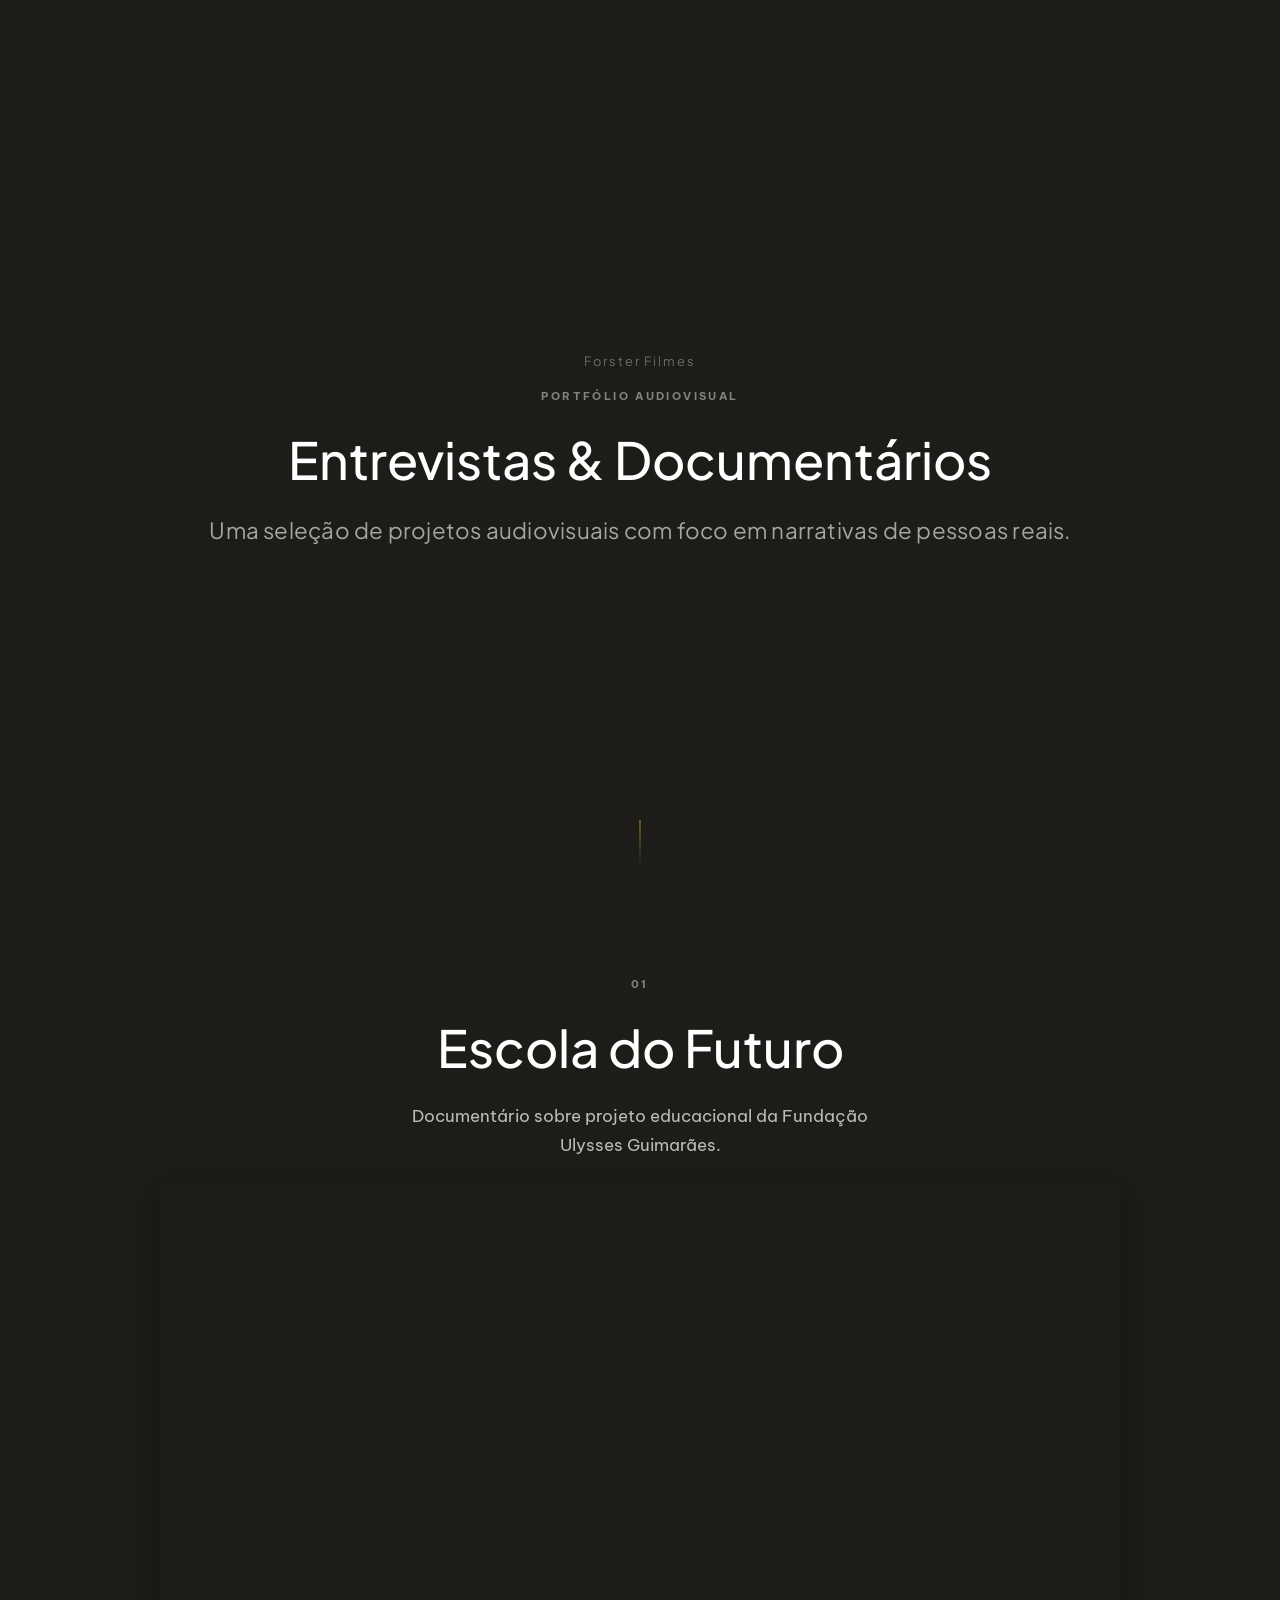
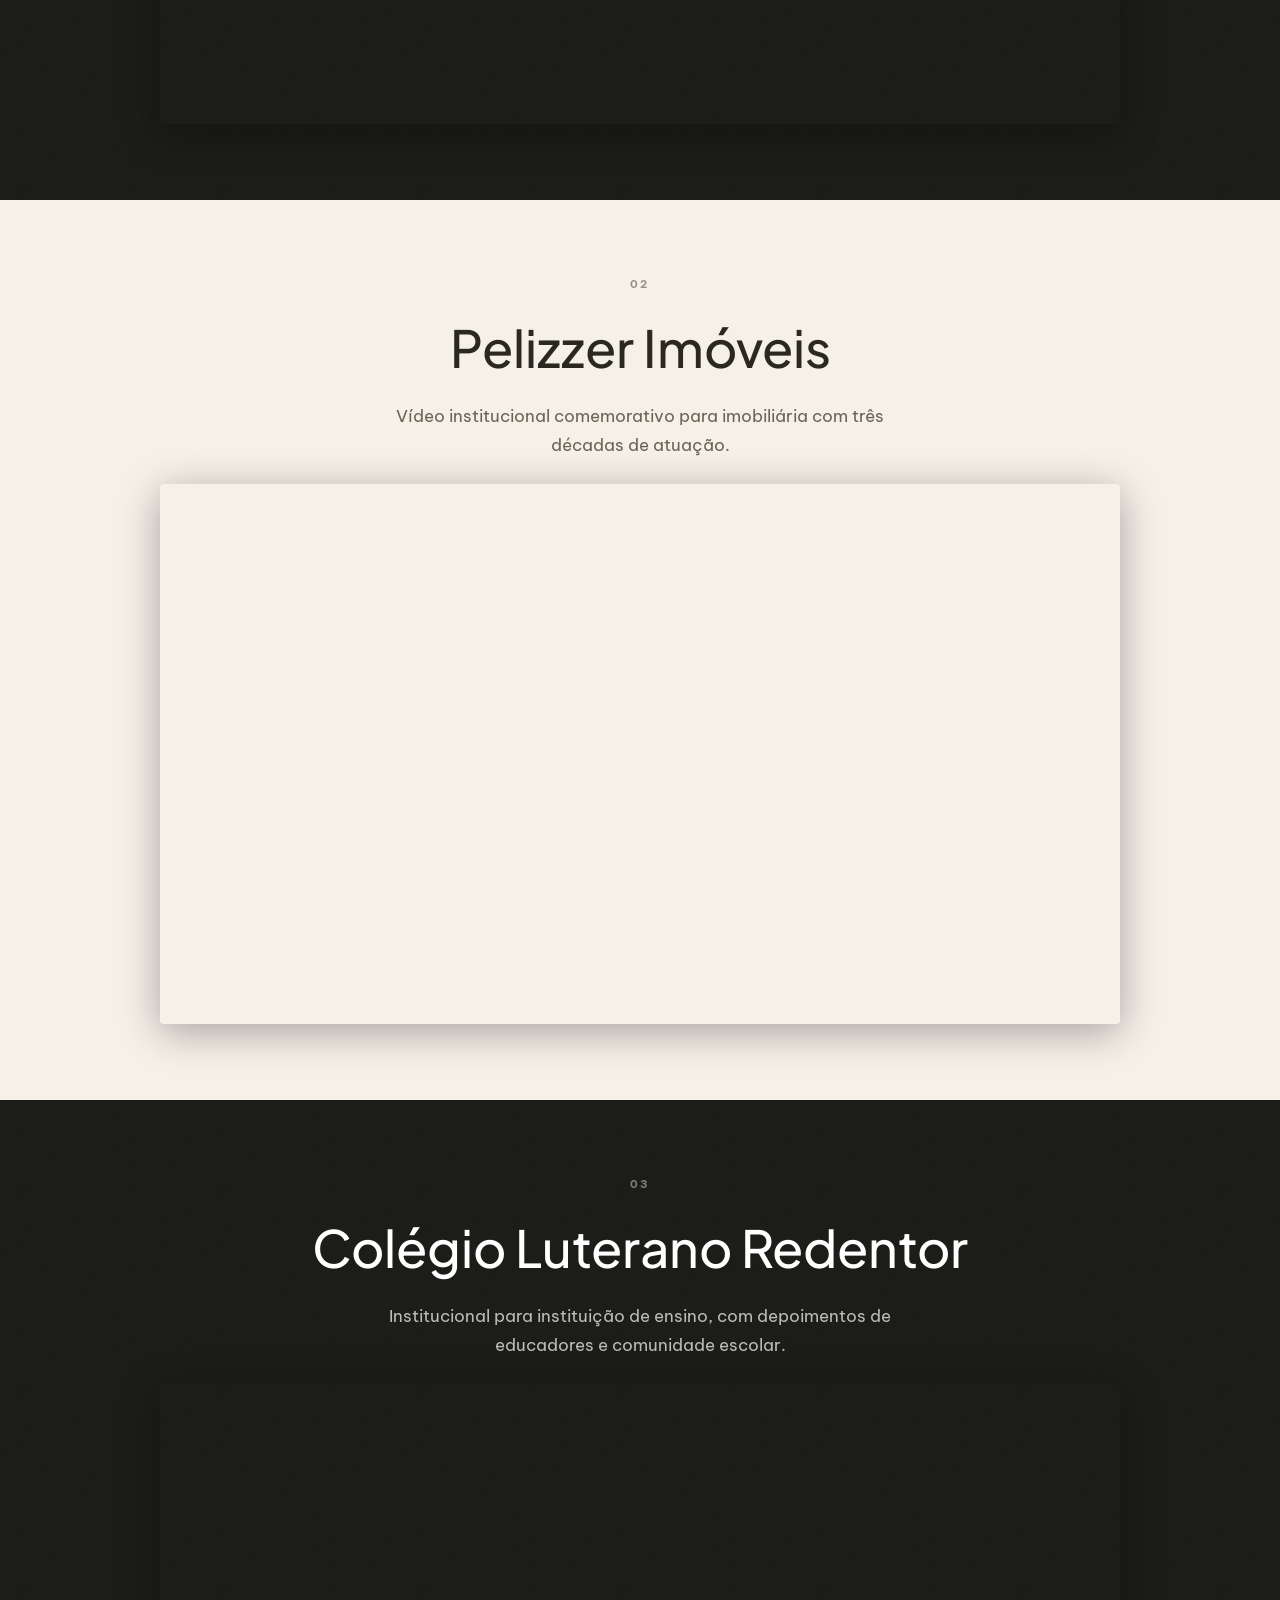
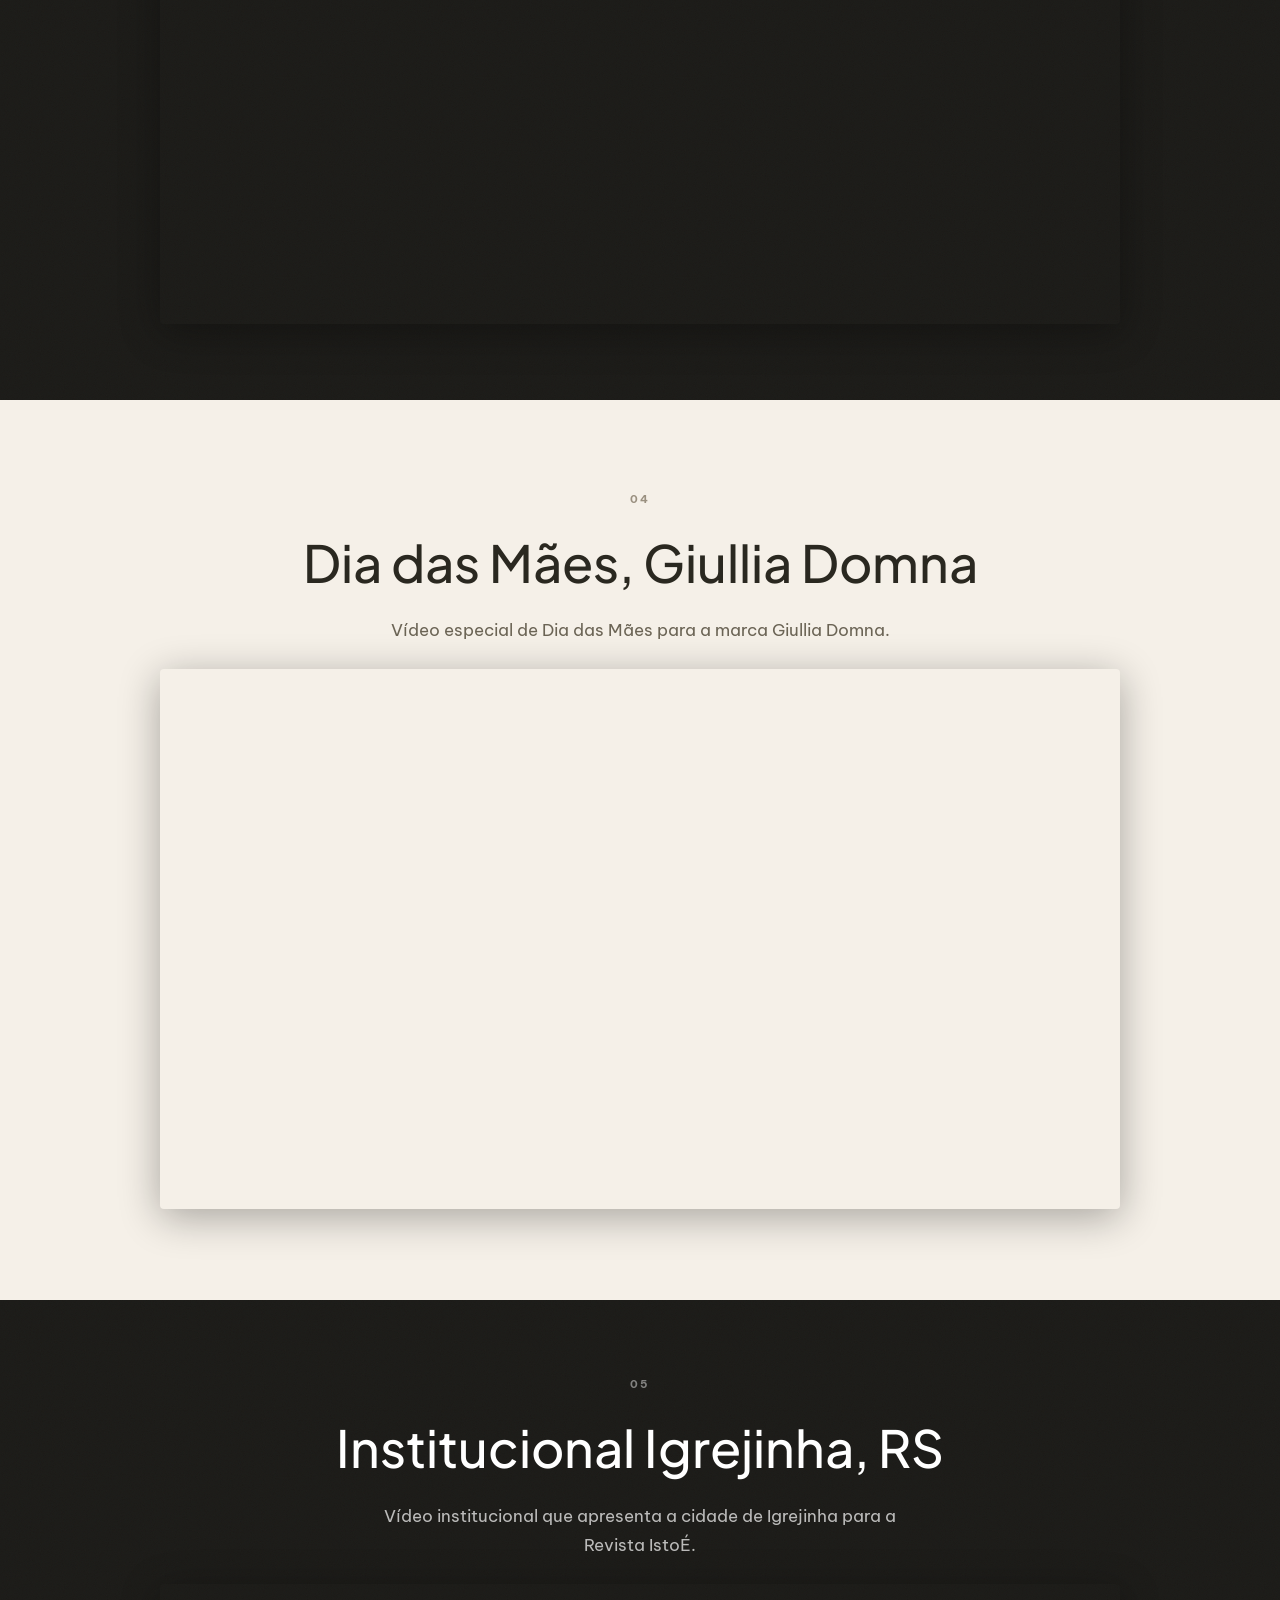
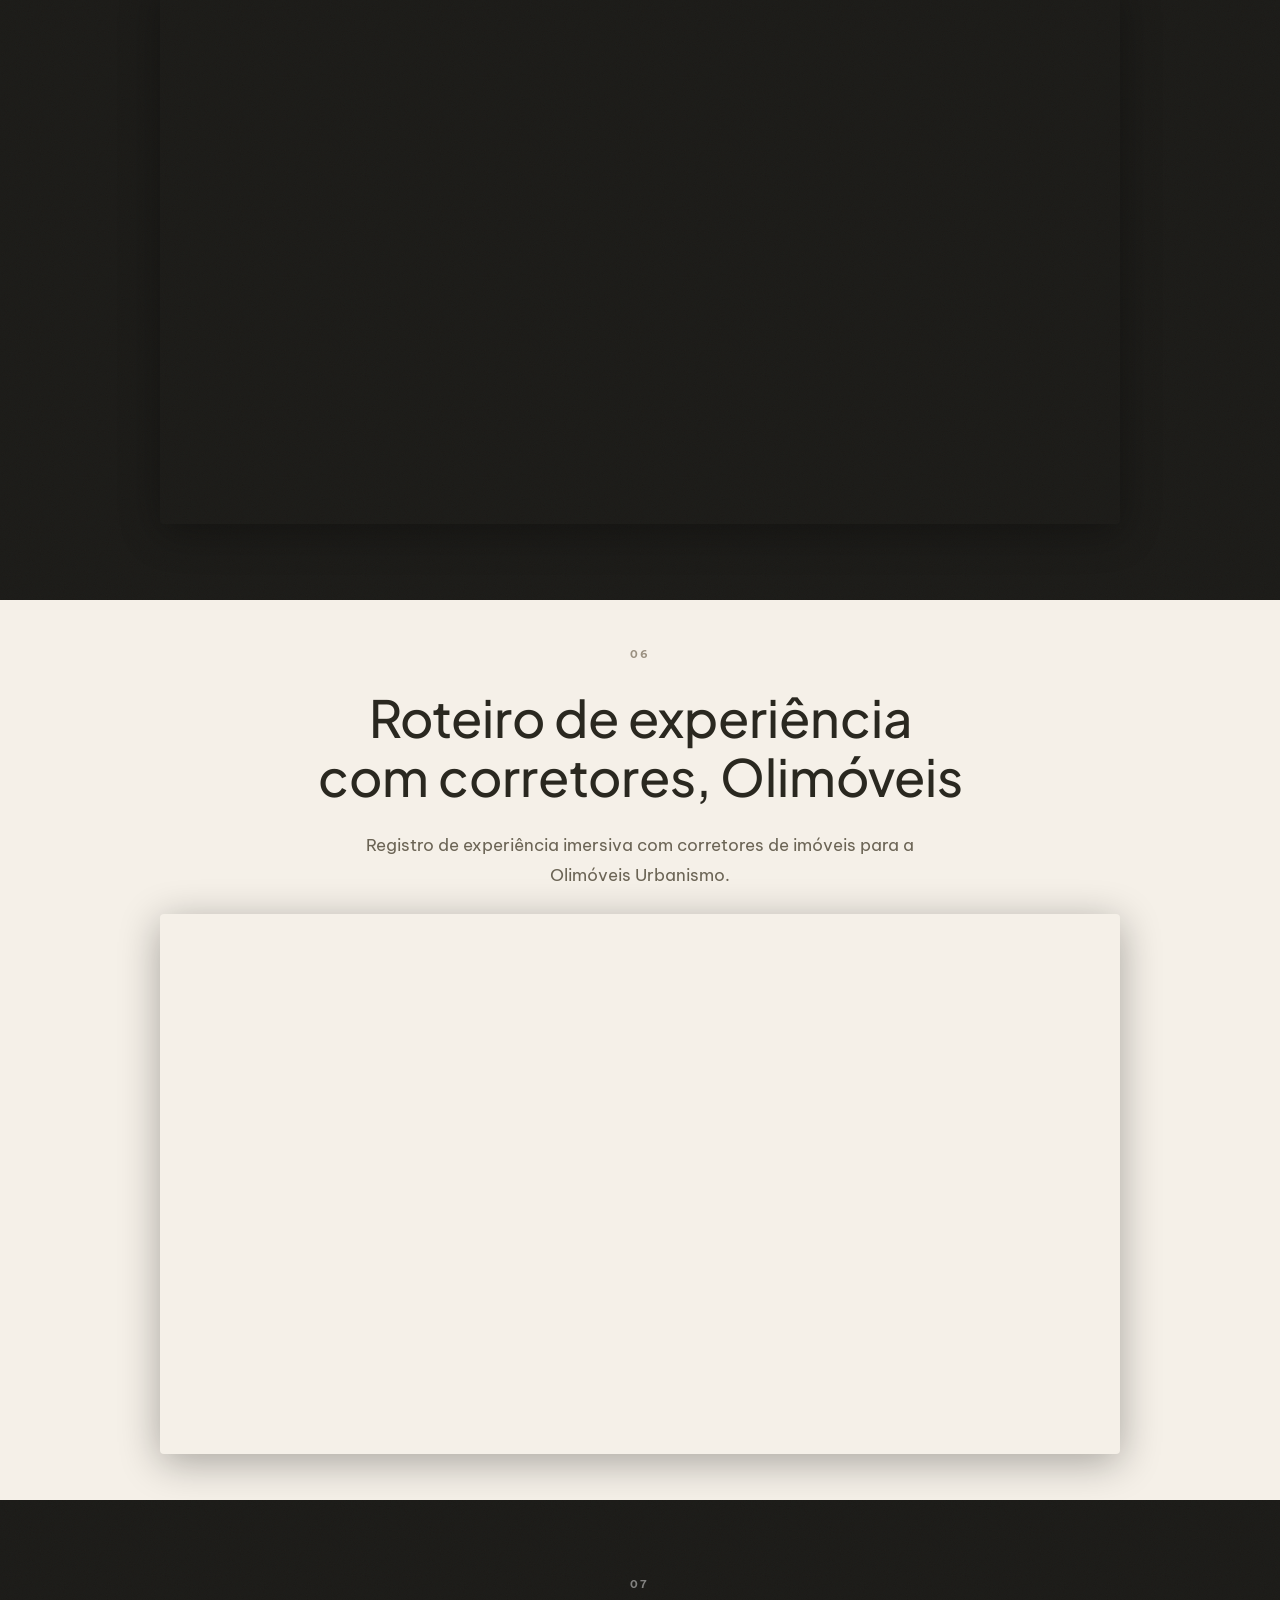
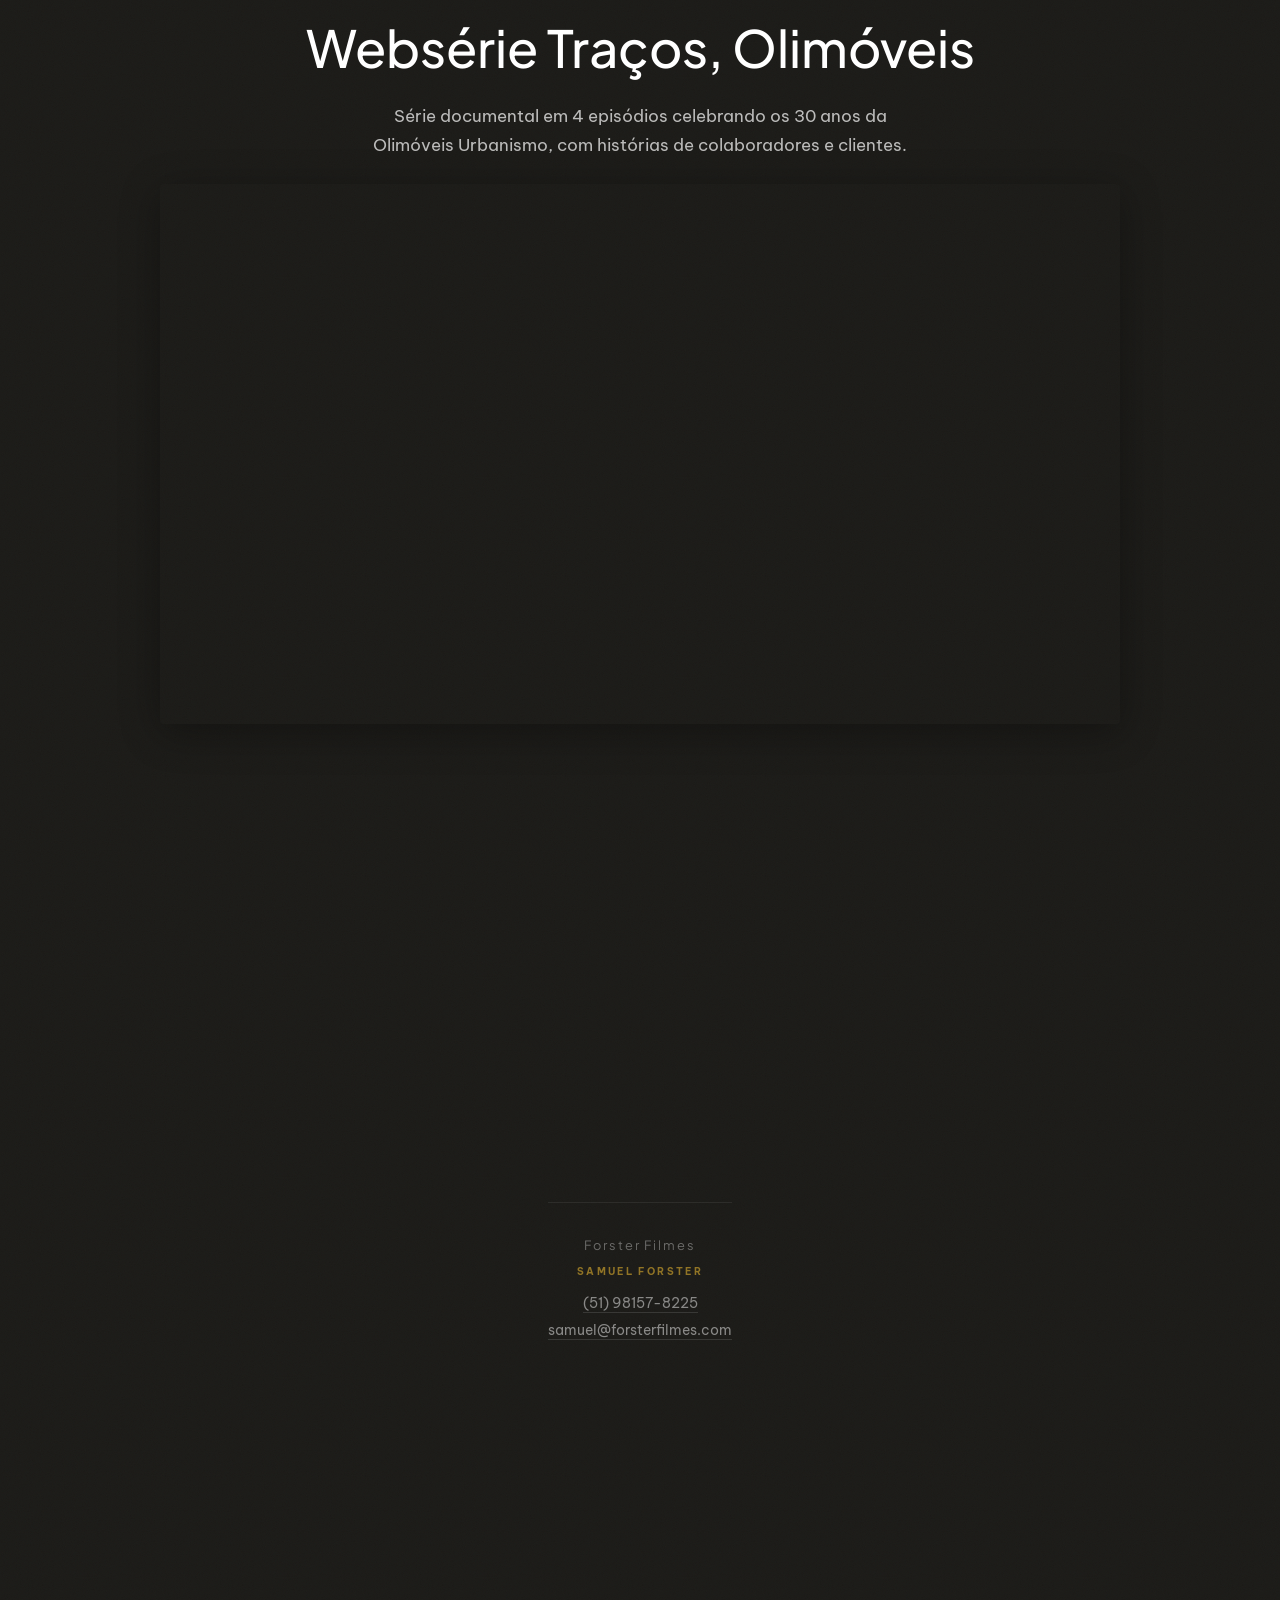
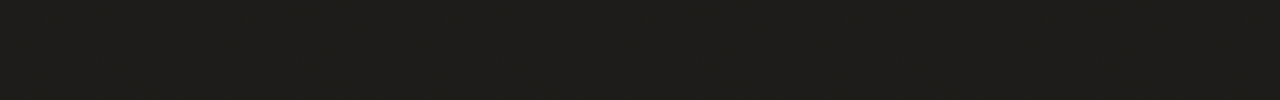
<file: portfolio-entrevistas/index.html>
<!DOCTYPE html>
<html lang="pt-BR">
<head>
  <meta charset="UTF-8">
  <meta property="og:title" content="Portfólio de Entrevistas e Documentários" />
  <meta property="og:description" content="Uma seleção de projetos audiovisuais com foco em narrativas de pessoas reais." />
  <meta property="og:image" content="https://propostas.forsterfilmes.com/portfolio-entrevistas/assets/img/og-image.jpg" />
  <meta property="og:url" content="https://propostas.forsterfilmes.com/portfolio-entrevistas/" />
  <meta property="og:type" content="website" />
  <meta name="viewport" content="width=device-width, initial-scale=1.0">
  <title>Portfólio de Entrevistas e Documentários</title>

  <link rel="preconnect" href="https://fonts.googleapis.com">
  <link rel="preconnect" href="https://fonts.gstatic.com" crossorigin>
  <link href="https://fonts.googleapis.com/css2?family=Plus+Jakarta+Sans:ital,wght@0,300;0,400;0,500;0,600;0,700;0,800;1,300;1,400&family=Be+Vietnam+Pro:ital,wght@0,300;0,400;0,500;0,600;0,700;1,300;1,400&display=swap" rel="stylesheet">
  <link rel="stylesheet" href="assets/style.css">

  <script defer>
    document.addEventListener('DOMContentLoaded', () => {
      const observer = new IntersectionObserver((entries) => {
        entries.forEach(entry => {
          if (entry.isIntersecting) {
            entry.target.classList.add('is-visible');
          }
        });
      }, { threshold: 0.12 });
      document.querySelectorAll('.slide').forEach(s => observer.observe(s));
    });
  </script>
</head>
<body>

  <!-- SEÇÃO 1 — HERO -->
  <section class="slide slide--dark" id="hero">
    <div class="slide__content slide__content--center">
      <p style="font-family:'Plus Jakarta Sans',sans-serif;font-size:0.8rem;font-weight:400;letter-spacing:0.15em;color:rgba(255,255,255,0.35);margin-bottom:1rem;">Forster Filmes</p>
      <p class="slide__eyebrow">Portfólio audiovisual</p>
      <h1 class="slide__title">Entrevistas &amp; Documentários</h1>
      <p class="slide__subtitle">Uma seleção de projetos audiovisuais com foco em narrativas de pessoas reais.</p>
    </div>
    <div class="scroll-hint" aria-hidden="true">
      <span></span>
    </div>
  </section>

  <!-- SEÇÃO 2 — 01 Escola do Futuro (dark) -->
  <section class="slide slide--dark" id="video-01">
    <div class="slide__content slide__content--center">
      <p class="slide__eyebrow">01</p>
      <h2 class="slide__title">Escola do Futuro</h2>
      <p class="slide__body">Documentário sobre projeto educacional da Fundação Ulysses Guimarães.</p>
      <div class="video-embed-wrap">
        <iframe
          src="https://www.youtube.com/embed/N7hQKsScBpA?rel=0&modestbranding=1&color=white&vq=hd2160"
          title="Escola do Futuro"
          allow="accelerometer; autoplay; clipboard-write; encrypted-media; gyroscope; picture-in-picture"
          allowfullscreen
          loading="lazy"
        ></iframe>
      </div>
    </div>
  </section>

  <!-- SEÇÃO 3 — 02 Pelizzer Imóveis (creme) -->
  <section class="slide slide--creme" id="video-02">
    <div class="slide__content slide__content--center">
      <p class="slide__eyebrow slide__eyebrow--muted">02</p>
      <h2 class="slide__title slide__title--dark">Pelizzer Imóveis</h2>
      <p class="slide__body slide__body--dark">Vídeo institucional comemorativo para imobiliária com três décadas de atuação.</p>
      <div class="video-embed-wrap">
        <iframe
          src="https://www.youtube.com/embed/KOMLI07dlZU?rel=0&modestbranding=1&color=white&vq=hd2160"
          title="Pelizzer Imóveis"
          allow="accelerometer; autoplay; clipboard-write; encrypted-media; gyroscope; picture-in-picture"
          allowfullscreen
          loading="lazy"
        ></iframe>
      </div>
    </div>
  </section>

  <!-- SEÇÃO 4 — 03 Colégio Luterano Redentor (dark) -->
  <section class="slide slide--dark" id="video-03">
    <div class="slide__content slide__content--center">
      <p class="slide__eyebrow">03</p>
      <h2 class="slide__title">Colégio Luterano Redentor</h2>
      <p class="slide__body">Institucional para instituição de ensino, com depoimentos de educadores e comunidade escolar.</p>
      <div class="video-embed-wrap">
        <iframe
          src="https://www.youtube.com/embed/jNCegP_mqKc?rel=0&modestbranding=1&color=white&vq=hd2160"
          title="Colégio Luterano Redentor"
          allow="accelerometer; autoplay; clipboard-write; encrypted-media; gyroscope; picture-in-picture"
          allowfullscreen
          loading="lazy"
        ></iframe>
      </div>
    </div>
  </section>

  <!-- SEÇÃO 5 — 04 Dia das Mães, Giullia Domna (creme) -->
  <section class="slide slide--creme" id="video-04">
    <div class="slide__content slide__content--center">
      <p class="slide__eyebrow slide__eyebrow--muted">04</p>
      <h2 class="slide__title slide__title--dark">Dia das Mães, Giullia Domna</h2>
      <p class="slide__body slide__body--dark">Vídeo especial de Dia das Mães para a marca Giullia Domna.</p>
      <div class="video-embed-wrap">
        <iframe
          src="https://www.youtube.com/embed/fzjCCK4Odzc?rel=0&modestbranding=1&color=white&vq=hd2160"
          title="Dia das Mães, Giullia Domna"
          allow="accelerometer; autoplay; clipboard-write; encrypted-media; gyroscope; picture-in-picture"
          allowfullscreen
          loading="lazy"
        ></iframe>
      </div>
    </div>
  </section>

  <!-- SEÇÃO 6 — 05 Institucional Igrejinha (dark) -->
  <section class="slide slide--dark" id="video-05">
    <div class="slide__content slide__content--center">
      <p class="slide__eyebrow">05</p>
      <h2 class="slide__title">Institucional Igrejinha, RS</h2>
      <p class="slide__body">Vídeo institucional que apresenta a cidade de Igrejinha para a Revista IstoÉ.</p>
      <div class="video-embed-wrap">
        <iframe
          src="https://www.youtube.com/embed/1FkidMem40U?rel=0&modestbranding=1&color=white&vq=hd2160"
          title="Institucional Igrejinha, RS"
          allow="accelerometer; autoplay; clipboard-write; encrypted-media; gyroscope; picture-in-picture"
          allowfullscreen
          loading="lazy"
        ></iframe>
      </div>
    </div>
  </section>

  <!-- SEÇÃO 7 — 06 Roteiro de experiência, Olimóveis (creme) -->
  <section class="slide slide--creme" id="video-06">
    <div class="slide__content slide__content--center">
      <p class="slide__eyebrow slide__eyebrow--muted">06</p>
      <h2 class="slide__title slide__title--dark">Roteiro de experiência com corretores, Olimóveis</h2>
      <p class="slide__body slide__body--dark">Registro de experiência imersiva com corretores de imóveis para a Olimóveis Urbanismo.</p>
      <div class="video-embed-wrap">
        <iframe
          src="https://www.youtube.com/embed/KR5Le3GbOao?rel=0&modestbranding=1&color=white&vq=hd2160"
          title="Roteiro de experiência com corretores, Olimóveis"
          allow="accelerometer; autoplay; clipboard-write; encrypted-media; gyroscope; picture-in-picture"
          allowfullscreen
          loading="lazy"
        ></iframe>
      </div>
    </div>
  </section>

  <!-- SEÇÃO 8 — 07 Websérie Traços, Olimóveis (dark) -->
  <section class="slide slide--dark" id="video-07">
    <div class="slide__content slide__content--center">
      <p class="slide__eyebrow">07</p>
      <h2 class="slide__title">Websérie Traços, Olimóveis</h2>
      <p class="slide__body">Série documental em 4 episódios celebrando os 30 anos da Olimóveis Urbanismo, com histórias de colaboradores e clientes.</p>
      <div class="video-embed-wrap">
        <iframe
          src="https://www.youtube.com/embed/videoseries?list=PLZBaleqebWNneaAbFAOdqkdzufE4C-evM&rel=0&modestbranding=1&color=white&vq=hd2160"
          title="Websérie Traços, Olimóveis"
          allow="accelerometer; autoplay; clipboard-write; encrypted-media; gyroscope; picture-in-picture"
          allowfullscreen
          loading="lazy"
        ></iframe>
      </div>
    </div>
  </section>

  <!-- SEÇÃO 9 — CONTATO -->
  <section class="slide slide--dark" id="contato">
    <div class="slide__content slide__content--center">
      <div class="contact">
        <p style="font-family:'Plus Jakarta Sans',sans-serif;font-size:0.8rem;font-weight:400;letter-spacing:0.15em;color:rgba(255,255,255,0.35);margin-bottom:0.5rem;">Forster Filmes</p>
        <p class="contact__name">Samuel Forster</p>
        <p class="contact__detail"><a href="https://wa.me/5551981578225" target="_blank" rel="noopener noreferrer">(51) 98157-8225</a></p>
        <p class="contact__detail"><a href="mailto:samuel@forsterfilmes.com">samuel@forsterfilmes.com</a></p>
      </div>
    </div>
  </section>

</body>
</html>
</file>
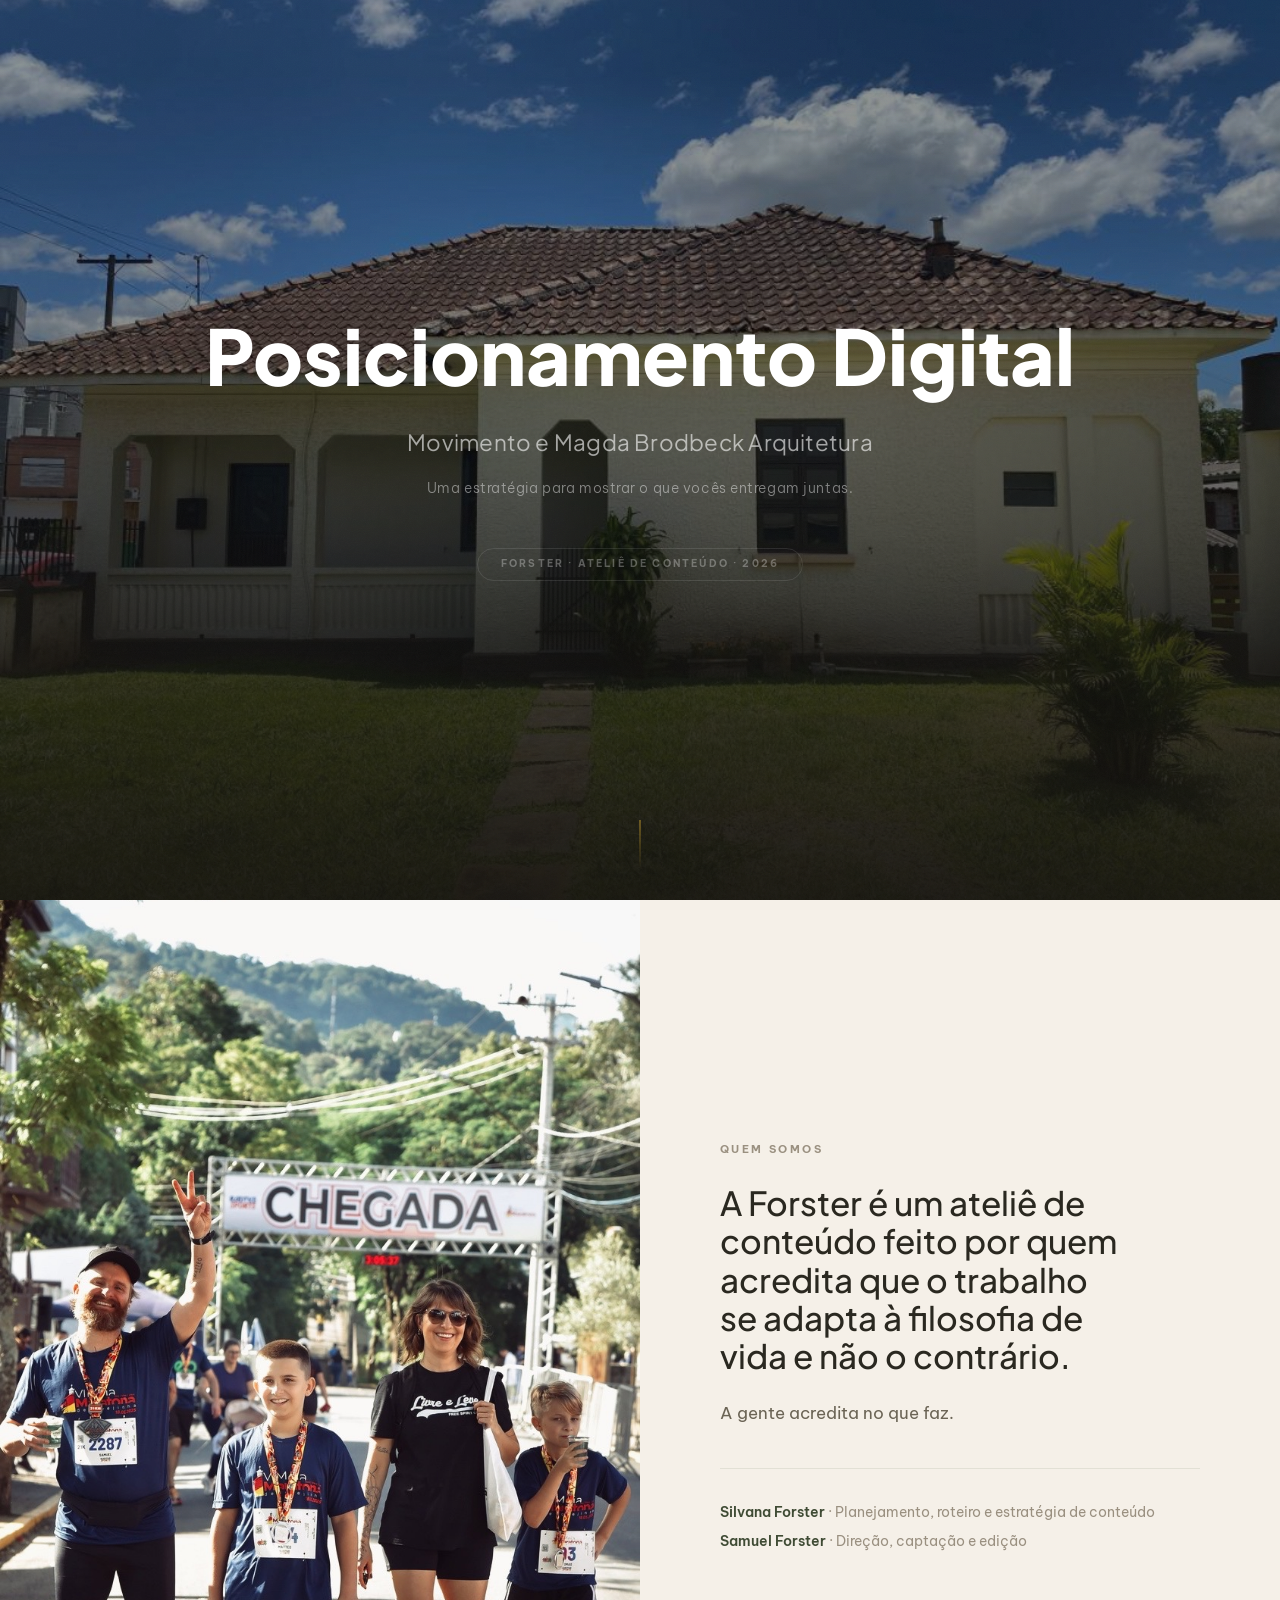
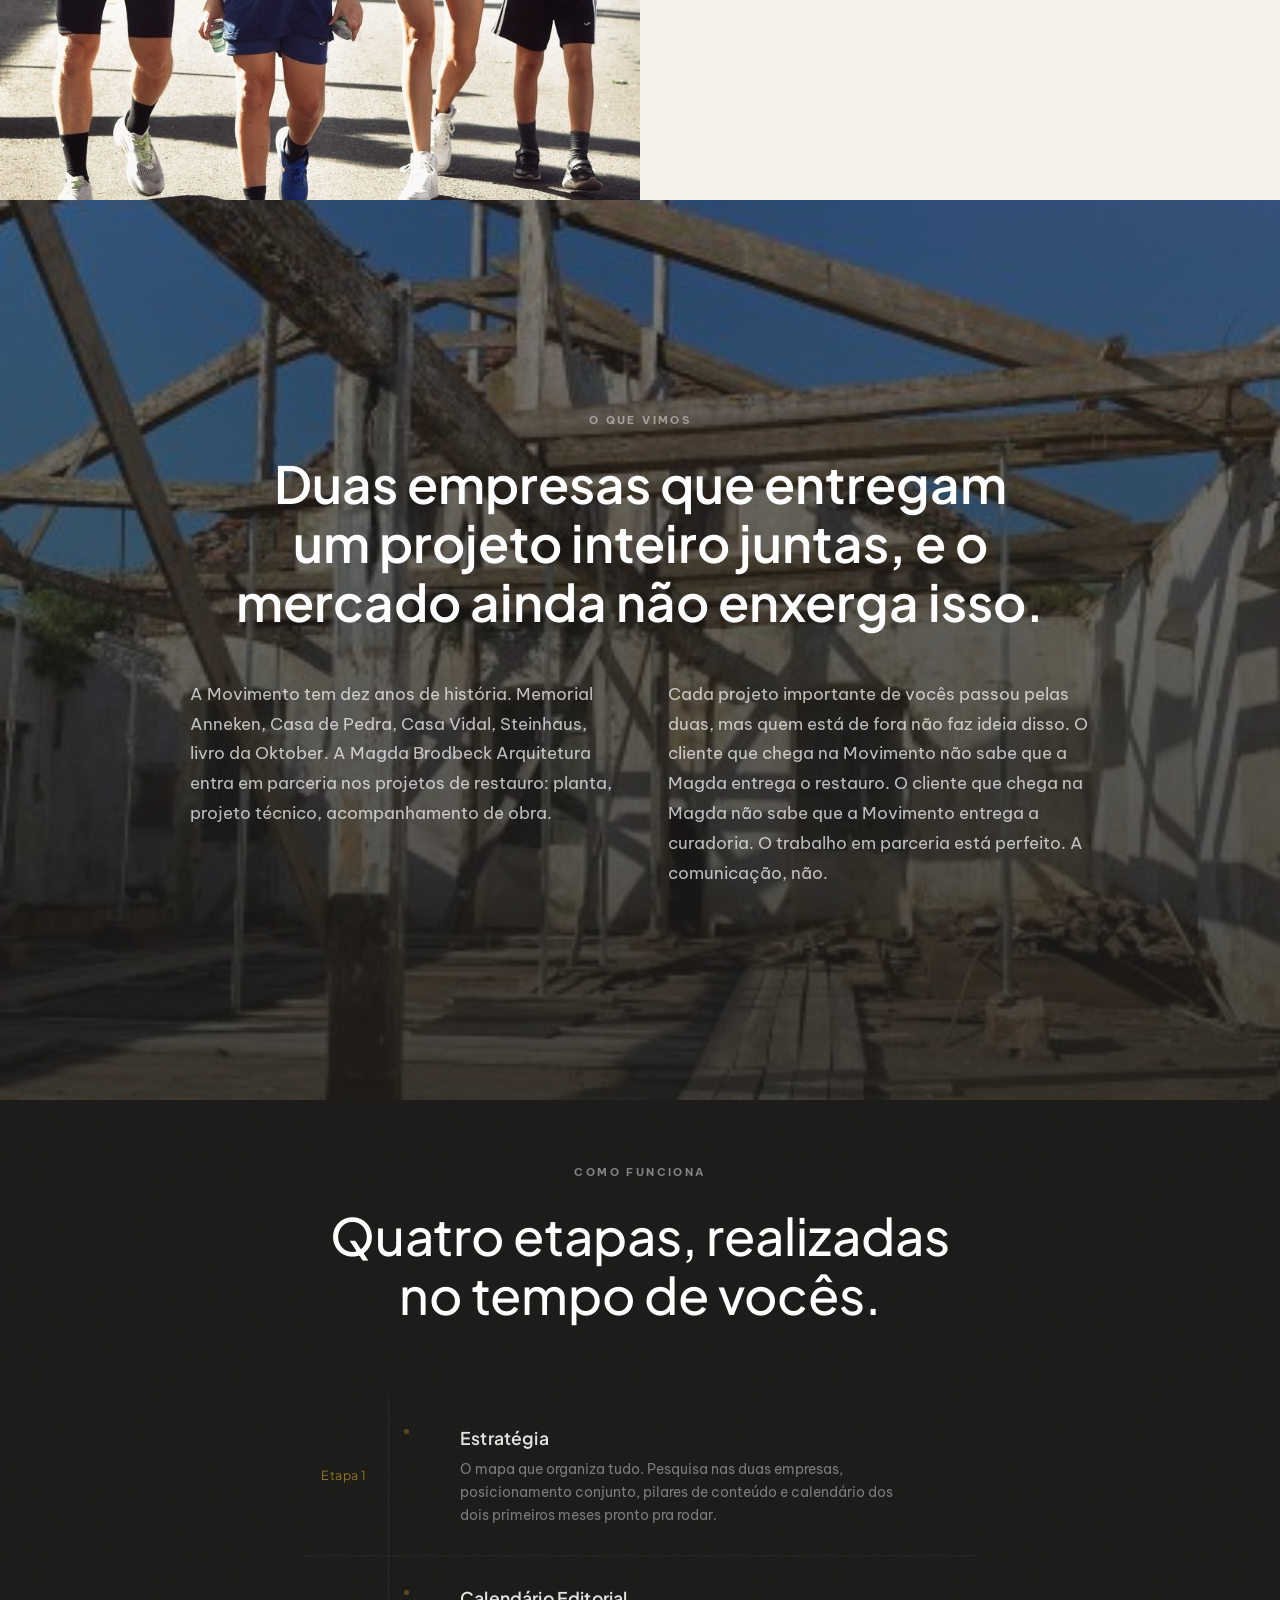
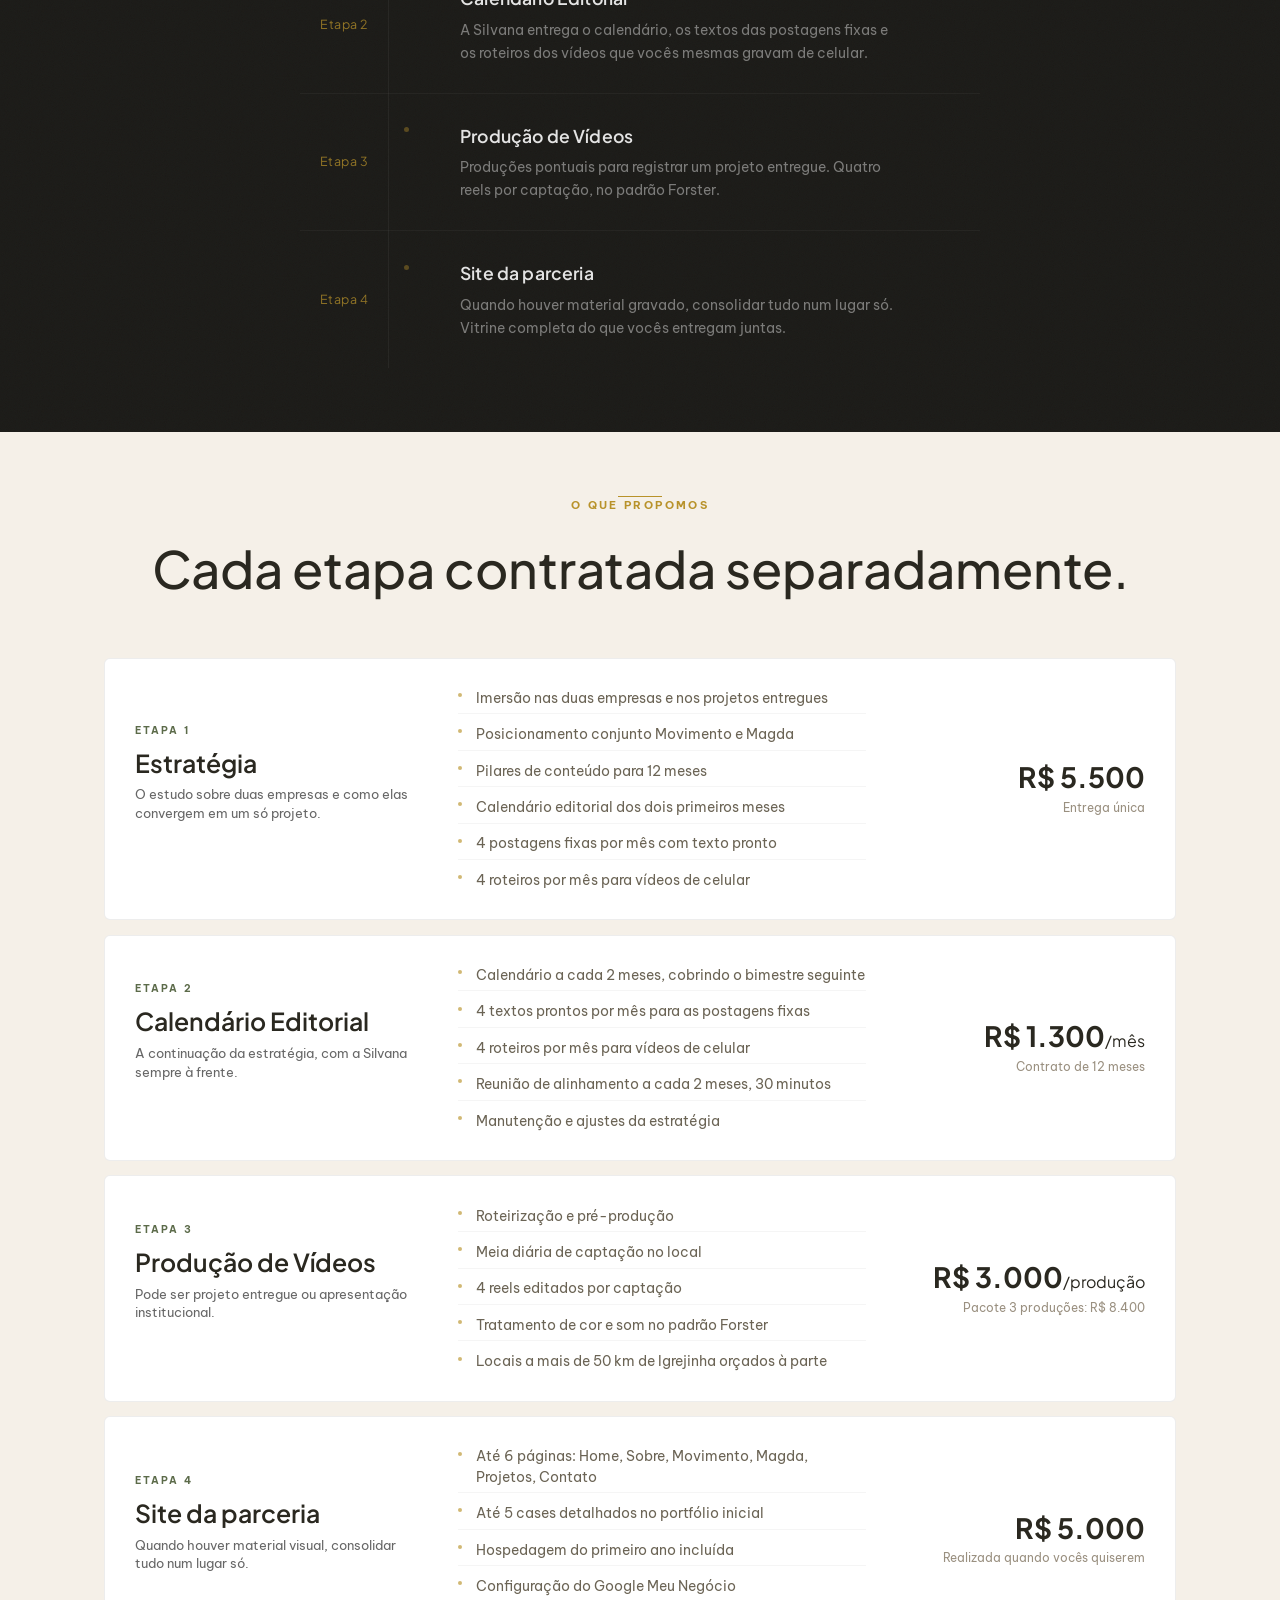
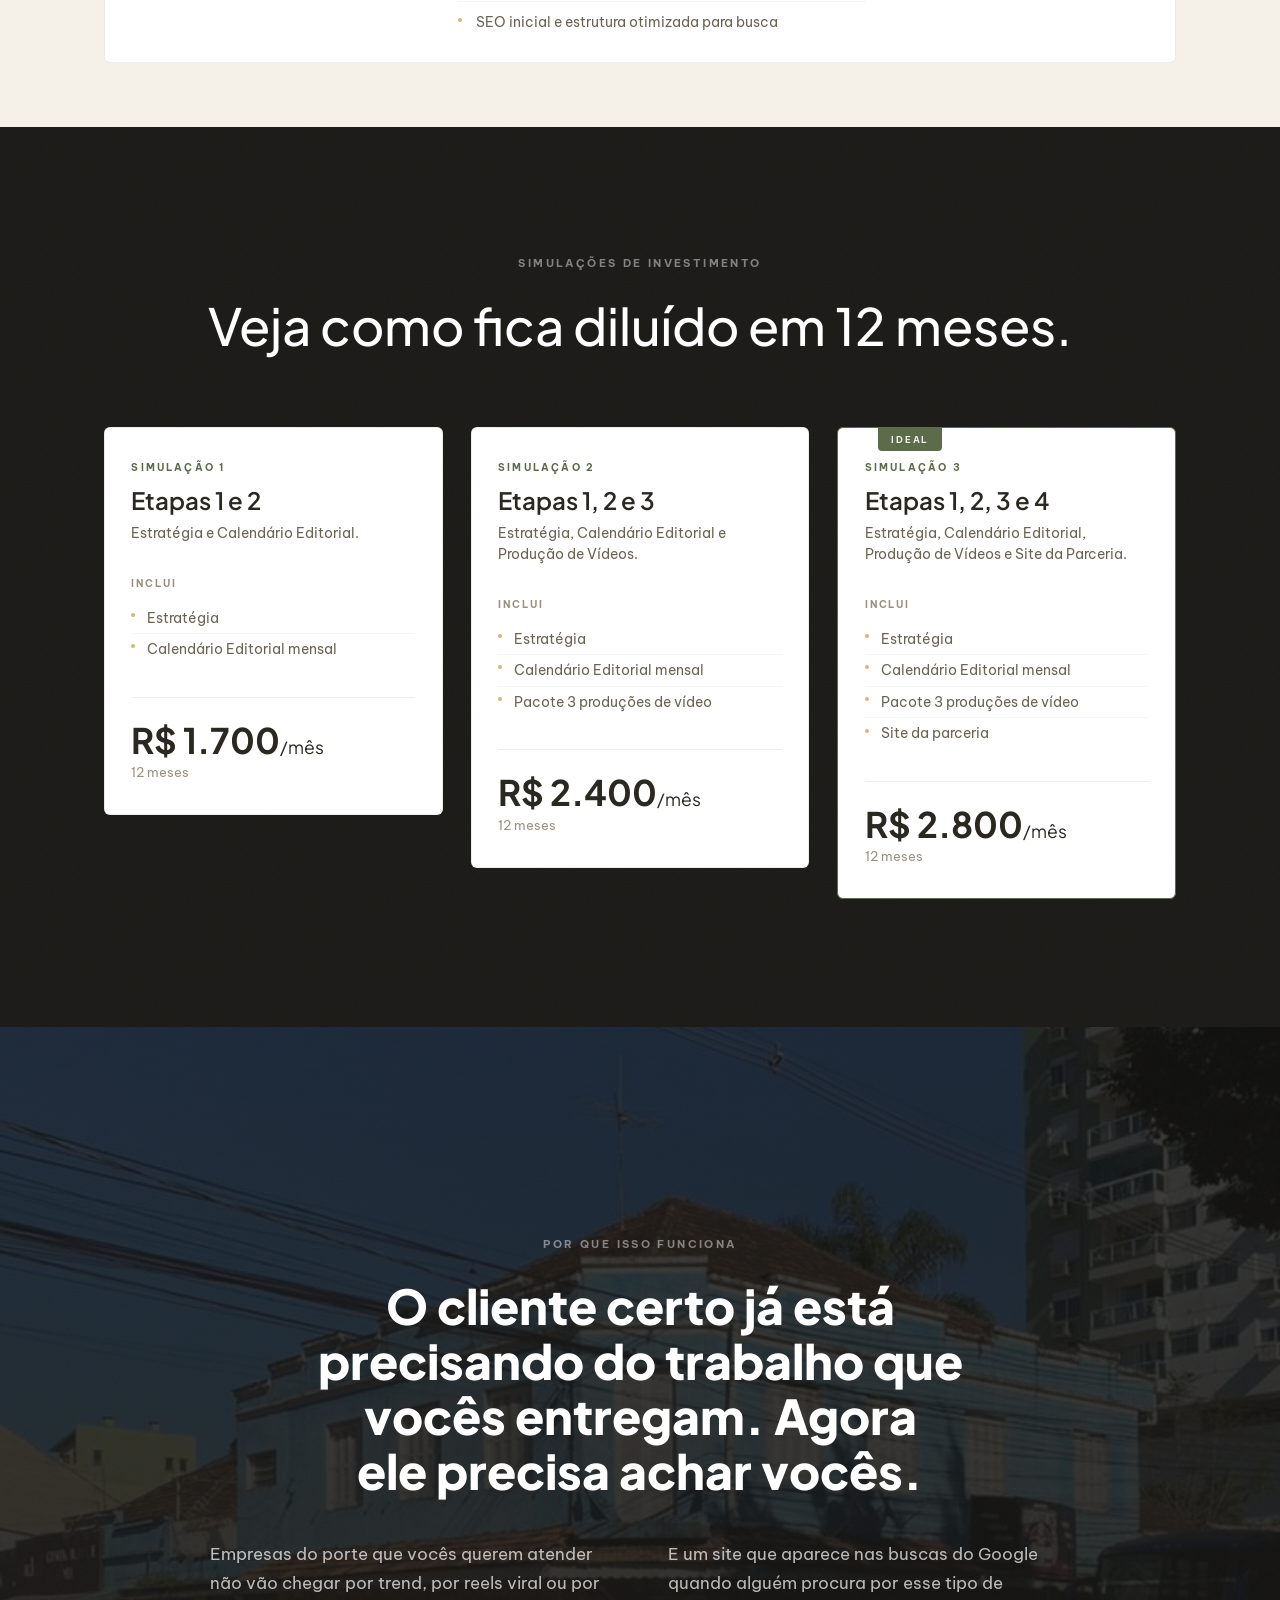
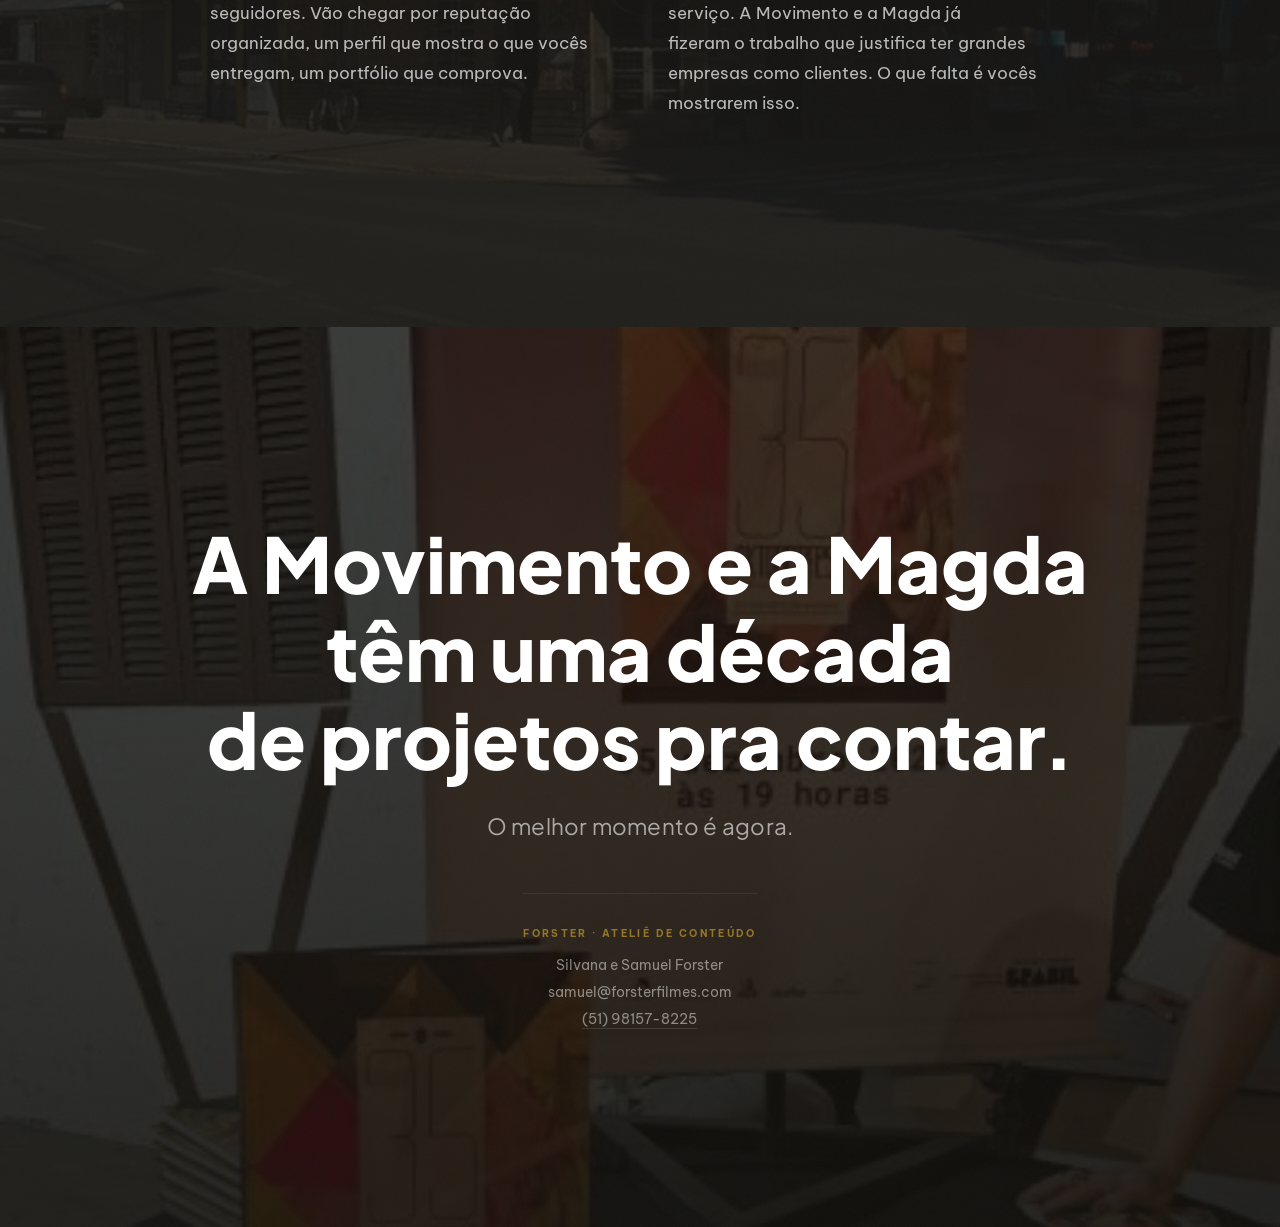
<file: projeto-movimento-e-magda/index.html>
<!DOCTYPE html>
<html lang="pt-BR">
<head>
  <meta charset="UTF-8">
  <meta property="og:title" content="Posicionamento Digital · Movimento e Magda · Forster" />
  <meta property="og:description" content="Uma estratégia para mostrar o que vocês entregam juntas." />
  <meta property="og:image" content="https://propostas.forsterfilmes.com/projeto-movimento-e-magda/assets/img/anneken.jpg" />
  <meta property="og:image:width" content="1200" />
  <meta property="og:image:height" content="630" />
  <meta property="og:url" content="https://propostas.forsterfilmes.com/projeto-movimento-e-magda/" />
  <meta property="og:type" content="website" />
  <meta name="viewport" content="width=device-width, initial-scale=1.0">
  <link rel="icon" type="image/svg+xml" href="../favicon.svg">
  <title>Projeto Movimento e Magda · Posicionamento Digital · Forster</title>

  <!-- Google Analytics -->
  <script async src="https://www.googletagmanager.com/gtag/js?id=G-TST5YKPG37"></script>
  <script>
    window.dataLayer = window.dataLayer || [];
    function gtag(){dataLayer.push(arguments);}
    gtag('js', new Date());
    gtag('config', 'G-TST5YKPG37');
  </script>

  <link rel="preconnect" href="https://fonts.googleapis.com">
  <link rel="preconnect" href="https://fonts.gstatic.com" crossorigin>
  <link href="https://fonts.googleapis.com/css2?family=Plus+Jakarta+Sans:ital,wght@0,300;0,400;0,500;0,600;0,700;1,300;1,400&family=Be+Vietnam+Pro:ital,wght@0,300;0,400;0,600;0,700;1,300;1,400&display=swap" rel="stylesheet">
  <link rel="stylesheet" href="assets/style.css">

  <script defer>
    document.addEventListener('DOMContentLoaded', () => {
      const observer = new IntersectionObserver((entries) => {
        entries.forEach(entry => {
          if (entry.isIntersecting) {
            entry.target.classList.add('is-visible');
          }
        });
      }, { threshold: 0.12 });
      document.querySelectorAll('.slide').forEach(s => observer.observe(s));
    });
  </script>
</head>
<body>

  <!-- SEÇÃO 1, HERO -->
  <section class="slide slide--cover" id="capa">
    <div class="slide__bg" style="background-image: url('assets/img/anneken.jpg')"></div>
    <div class="slide__overlay"></div>
    <div class="slide__content slide__content--center">
      <h1 class="slide__title slide__title--hero">Posicionamento Digital</h1>
      <p class="slide__subtitle">Movimento e Magda Brodbeck Arquitetura</p>
      <p class="slide__support">Uma estratégia para mostrar o que vocês entregam juntas.</p>
      <div class="slide__badge">Forster · Ateliê de Conteúdo · 2026</div>
    </div>
    <div class="scroll-hint" aria-hidden="true">
      <span></span>
    </div>
  </section>

  <!-- SEÇÃO 2, QUEM SOMOS -->
  <section class="slide slide--split" id="quem-somos">
    <div class="slide__image-half">
      <img src="assets/img/forster-equipe.jpg" alt="Samuel e Silvana Forster" loading="lazy">
    </div>
    <div class="slide__text-half">
      <p class="slide__eyebrow">Quem somos</p>
      <h2 class="slide__title">A Forster é um ateliê de conteúdo feito por quem acredita que o trabalho se adapta à filosofia de vida e não o contrário.</h2>
      <p class="slide__body">A gente acredita no que faz.</p>
      <div class="slide__credits">
        <p><strong>Silvana Forster</strong> · Planejamento, roteiro e estratégia de conteúdo</p>
        <p><strong>Samuel Forster</strong> · Direção, captação e edição</p>
      </div>
    </div>
  </section>

  <!-- SEÇÃO 3, O QUE VIMOS -->
  <section class="slide slide--cover" id="vimos">
    <div class="slide__bg" style="background-image: url('assets/img/steinhaus.jpg')"></div>
    <div class="slide__overlay slide__overlay--heavy"></div>
    <div class="slide__content slide__content--center">
      <p class="slide__eyebrow">O que vimos</p>
      <h2 class="slide__title slide__title--hero">Duas empresas que entregam um projeto inteiro juntas, e o mercado ainda não enxerga isso.</h2>
      <div class="vimos-columns">
        <div class="vimos-col">
          <p class="slide__body">A Movimento tem dez anos de história. Memorial Anneken, Casa de Pedra, Casa Vidal, Steinhaus, livro da Oktober. A Magda Brodbeck Arquitetura entra em parceria nos projetos de restauro: planta, projeto técnico, acompanhamento de obra.</p>
        </div>
        <div class="vimos-col">
          <p class="slide__body">Cada projeto importante de vocês passou pelas duas, mas quem está de fora não faz ideia disso. O cliente que chega na Movimento não sabe que a Magda entrega o restauro. O cliente que chega na Magda não sabe que a Movimento entrega a curadoria. O trabalho em parceria está perfeito. A comunicação, não.</p>
        </div>
      </div>
    </div>
  </section>

  <!-- SEÇÃO 4, COMO FUNCIONA -->
  <section class="slide slide--dark" id="como-funciona">
    <div class="slide__content slide__content--center">
      <p class="slide__eyebrow">Como funciona</p>
      <h2 class="slide__title">Quatro etapas, realizadas no tempo de vocês.</h2>
      <div class="timeline">
        <div class="timeline__step">
          <div class="timeline__marker">
            <span class="timeline__period">Etapa 1</span>
          </div>
          <div class="timeline__dot"></div>
          <div class="timeline__content">
            <p class="timeline__title">Estratégia</p>
            <p class="timeline__desc">O mapa que organiza tudo. Pesquisa nas duas empresas, posicionamento conjunto, pilares de conteúdo e calendário dos dois primeiros meses pronto pra rodar.</p>
          </div>
        </div>
        <div class="timeline__step">
          <div class="timeline__marker">
            <span class="timeline__period">Etapa 2</span>
          </div>
          <div class="timeline__dot"></div>
          <div class="timeline__content">
            <p class="timeline__title">Calendário Editorial</p>
            <p class="timeline__desc">A Silvana entrega o calendário, os textos das postagens fixas e os roteiros dos vídeos que vocês mesmas gravam de celular.</p>
          </div>
        </div>
        <div class="timeline__step">
          <div class="timeline__marker">
            <span class="timeline__period">Etapa 3</span>
          </div>
          <div class="timeline__dot"></div>
          <div class="timeline__content">
            <p class="timeline__title">Produção de Vídeos</p>
            <p class="timeline__desc">Produções pontuais para registrar um projeto entregue. Quatro reels por captação, no padrão Forster.</p>
          </div>
        </div>
        <div class="timeline__step">
          <div class="timeline__marker">
            <span class="timeline__period">Etapa 4</span>
          </div>
          <div class="timeline__dot"></div>
          <div class="timeline__content">
            <p class="timeline__title">Site da parceria</p>
            <p class="timeline__desc">Quando houver material gravado, consolidar tudo num lugar só. Vitrine completa do que vocês entregam juntas.</p>
          </div>
        </div>
      </div>
    </div>
  </section>

  <!-- SEÇÃO 5, O QUE PROPOMOS, CARDS HORIZONTAIS -->
  <section class="slide slide--creme" id="propomos">
    <div class="slide__content slide__content--center">
      <div class="slide__divider slide__divider--center"></div>
      <p class="slide__eyebrow slide__eyebrow--gold">O que propomos</p>
      <h2 class="slide__title slide__title--dark">Cada etapa contratada separadamente.</h2>
      <div class="options-stack">

        <!-- Etapa 1 -->
        <div class="option-card option-card--horizontal">
          <div>
            <p class="option-card__label">Etapa 1</p>
            <h3 class="option-card__title">Estratégia</h3>
            <p class="option-card__tagline">O estudo sobre duas empresas e como elas convergem em um só projeto.</p>
          </div>
          <ul>
            <li>Imersão nas duas empresas e nos projetos entregues</li>
            <li>Posicionamento conjunto Movimento e Magda</li>
            <li>Pilares de conteúdo para 12 meses</li>
            <li>Calendário editorial dos dois primeiros meses</li>
            <li>4 postagens fixas por mês com texto pronto</li>
            <li>4 roteiros por mês para vídeos de celular</li>
          </ul>
          <div class="option-card__price">
            <div class="option-card__price-value">R$ 5.500</div>
            <div class="option-card__price-detail">Entrega única</div>
          </div>
        </div>

        <!-- Etapa 2 -->
        <div class="option-card option-card--horizontal">
          <div>
            <p class="option-card__label">Etapa 2</p>
            <h3 class="option-card__title">Calendário Editorial</h3>
            <p class="option-card__tagline">A continuação da estratégia, com a Silvana sempre à frente.</p>
          </div>
          <ul>
            <li>Calendário a cada 2 meses, cobrindo o bimestre seguinte</li>
            <li>4 textos prontos por mês para as postagens fixas</li>
            <li>4 roteiros por mês para vídeos de celular</li>
            <li>Reunião de alinhamento a cada 2 meses, 30 minutos</li>
            <li>Manutenção e ajustes da estratégia</li>
          </ul>
          <div class="option-card__price">
            <div class="option-card__price-value">R$ 1.300<span style="font-size:1rem;font-weight:400">/mês</span></div>
            <div class="option-card__price-detail">Contrato de 12 meses</div>
          </div>
        </div>

        <!-- Etapa 3 -->
        <div class="option-card option-card--horizontal">
          <div>
            <p class="option-card__label">Etapa 3</p>
            <h3 class="option-card__title">Produção de Vídeos</h3>
            <p class="option-card__tagline">Pode ser projeto entregue ou apresentação institucional.</p>
          </div>
          <ul>
            <li>Roteirização e pré-produção</li>
            <li>Meia diária de captação no local</li>
            <li>4 reels editados por captação</li>
            <li>Tratamento de cor e som no padrão Forster</li>
            <li>Locais a mais de 50 km de Igrejinha orçados à parte</li>
          </ul>
          <div class="option-card__price">
            <div class="option-card__price-value">R$ 3.000<span style="font-size:1rem;font-weight:400">/produção</span></div>
            <div class="option-card__price-detail">Pacote 3 produções: R$ 8.400</div>
          </div>
        </div>

        <!-- Etapa 4 -->
        <div class="option-card option-card--horizontal">
          <div>
            <p class="option-card__label">Etapa 4</p>
            <h3 class="option-card__title">Site da parceria</h3>
            <p class="option-card__tagline">Quando houver material visual, consolidar tudo num lugar só.</p>
          </div>
          <ul>
            <li>Até 6 páginas: Home, Sobre, Movimento, Magda, Projetos, Contato</li>
            <li>Até 5 cases detalhados no portfólio inicial</li>
            <li>Hospedagem do primeiro ano incluída</li>
            <li>Configuração do Google Meu Negócio</li>
            <li>SEO inicial e estrutura otimizada para busca</li>
          </ul>
          <div class="option-card__price">
            <div class="option-card__price-value">R$ 5.000</div>
            <div class="option-card__price-detail">Realizada quando vocês quiserem</div>
          </div>
        </div>

      </div>
    </div>
  </section>

  <!-- SEÇÃO 6, SIMULAÇÕES DE INVESTIMENTO -->
  <section class="slide slide--dark" id="simulacoes">
    <div class="slide__content slide__content--center">
      <p class="slide__eyebrow">Simulações de investimento</p>
      <h2 class="slide__title">Veja como fica diluído em 12 meses.</h2>
      <div class="options-grid options-grid--three">

        <!-- Simulação 1 -->
        <div class="option-card">
          <p class="option-card__label">Simulação 1</p>
          <h3 class="option-card__title">Etapas 1 e 2</h3>
          <p class="option-card__tagline">Estratégia e Calendário Editorial.</p>

          <p class="option-card__section-title">Inclui</p>
          <ul>
            <li>Estratégia</li>
            <li>Calendário Editorial mensal</li>
          </ul>

          <div class="option-card__price">
            <div class="option-card__price-value">R$ 1.700<span style="font-size:1.1rem;font-weight:400">/mês</span></div>
            <div class="option-card__price-detail">12 meses</div>
          </div>
        </div>

        <!-- Simulação 2 -->
        <div class="option-card">
          <p class="option-card__label">Simulação 2</p>
          <h3 class="option-card__title">Etapas 1, 2 e 3</h3>
          <p class="option-card__tagline">Estratégia, Calendário Editorial e Produção de Vídeos.</p>

          <p class="option-card__section-title">Inclui</p>
          <ul>
            <li>Estratégia</li>
            <li>Calendário Editorial mensal</li>
            <li>Pacote 3 produções de vídeo</li>
          </ul>

          <div class="option-card__price">
            <div class="option-card__price-value">R$ 2.400<span style="font-size:1.1rem;font-weight:400">/mês</span></div>
            <div class="option-card__price-detail">12 meses</div>
          </div>
        </div>

        <!-- Simulação 3 -->
        <div class="option-card option-card--featured">
          <p class="option-card__badge">Ideal</p>
          <p class="option-card__label">Simulação 3</p>
          <h3 class="option-card__title">Etapas 1, 2, 3 e 4</h3>
          <p class="option-card__tagline">Estratégia, Calendário Editorial, Produção de Vídeos e Site da Parceria.</p>

          <p class="option-card__section-title">Inclui</p>
          <ul>
            <li>Estratégia</li>
            <li>Calendário Editorial mensal</li>
            <li>Pacote 3 produções de vídeo</li>
            <li>Site da parceria</li>
          </ul>

          <div class="option-card__price">
            <div class="option-card__price-value">R$ 2.800<span style="font-size:1.1rem;font-weight:400">/mês</span></div>
            <div class="option-card__price-detail">12 meses</div>
          </div>
        </div>

      </div>
    </div>
  </section>

  <!-- SEÇÃO 7, POR QUE FUNCIONA -->
  <section class="slide slide--cover" id="por-que">
    <div class="slide__bg" style="background-image: url('assets/img/petzinger.jpg')"></div>
    <div class="slide__overlay slide__overlay--heavy"></div>
    <div class="slide__content slide__content--center">
      <p class="slide__eyebrow">Por que isso funciona</p>
      <h2 class="slide__title slide__title--hero">O cliente certo já está precisando do trabalho que vocês entregam. Agora ele precisa achar vocês.</h2>
      <div class="por-que-columns">
        <div class="por-que-col">
          <p class="slide__body">Empresas do porte que vocês querem atender não vão chegar por trend, por reels viral ou por seguidores. Vão chegar por reputação organizada, um perfil que mostra o que vocês entregam, um portfólio que comprova.</p>
        </div>
        <div class="por-que-col">
          <p class="slide__body">E um site que aparece nas buscas do Google quando alguém procura por esse tipo de serviço. A Movimento e a Magda já fizeram o trabalho que justifica ter grandes empresas como clientes. O que falta é vocês mostrarem isso.</p>
        </div>
      </div>
    </div>
  </section>

  <!-- SEÇÃO 8, ENCERRAMENTO E CTA -->
  <section class="slide slide--cover" id="encerramento">
    <div class="slide__bg" style="background-image: url('assets/img/oktoberfest.jpg')"></div>
    <div class="slide__overlay slide__overlay--heavy"></div>
    <div class="slide__content slide__content--center">
      <h2 class="slide__title slide__title--hero">A Movimento e a Magda têm uma década<br>de projetos pra contar.</h2>
      <p class="slide__subtitle">O melhor momento é agora.</p>
      <div class="contact">
        <p class="contact__name">Forster · Ateliê de Conteúdo</p>
        <p class="contact__detail">Silvana e Samuel Forster</p>
        <p class="contact__detail">samuel@forsterfilmes.com</p>
        <p class="contact__detail"><a href="https://wa.me/message/O6NXY5T2OHTZO1" target="_blank" rel="noopener noreferrer">(51) 98157-8225</a></p>
      </div>
    </div>
  </section>

</body>
</html>
</file>
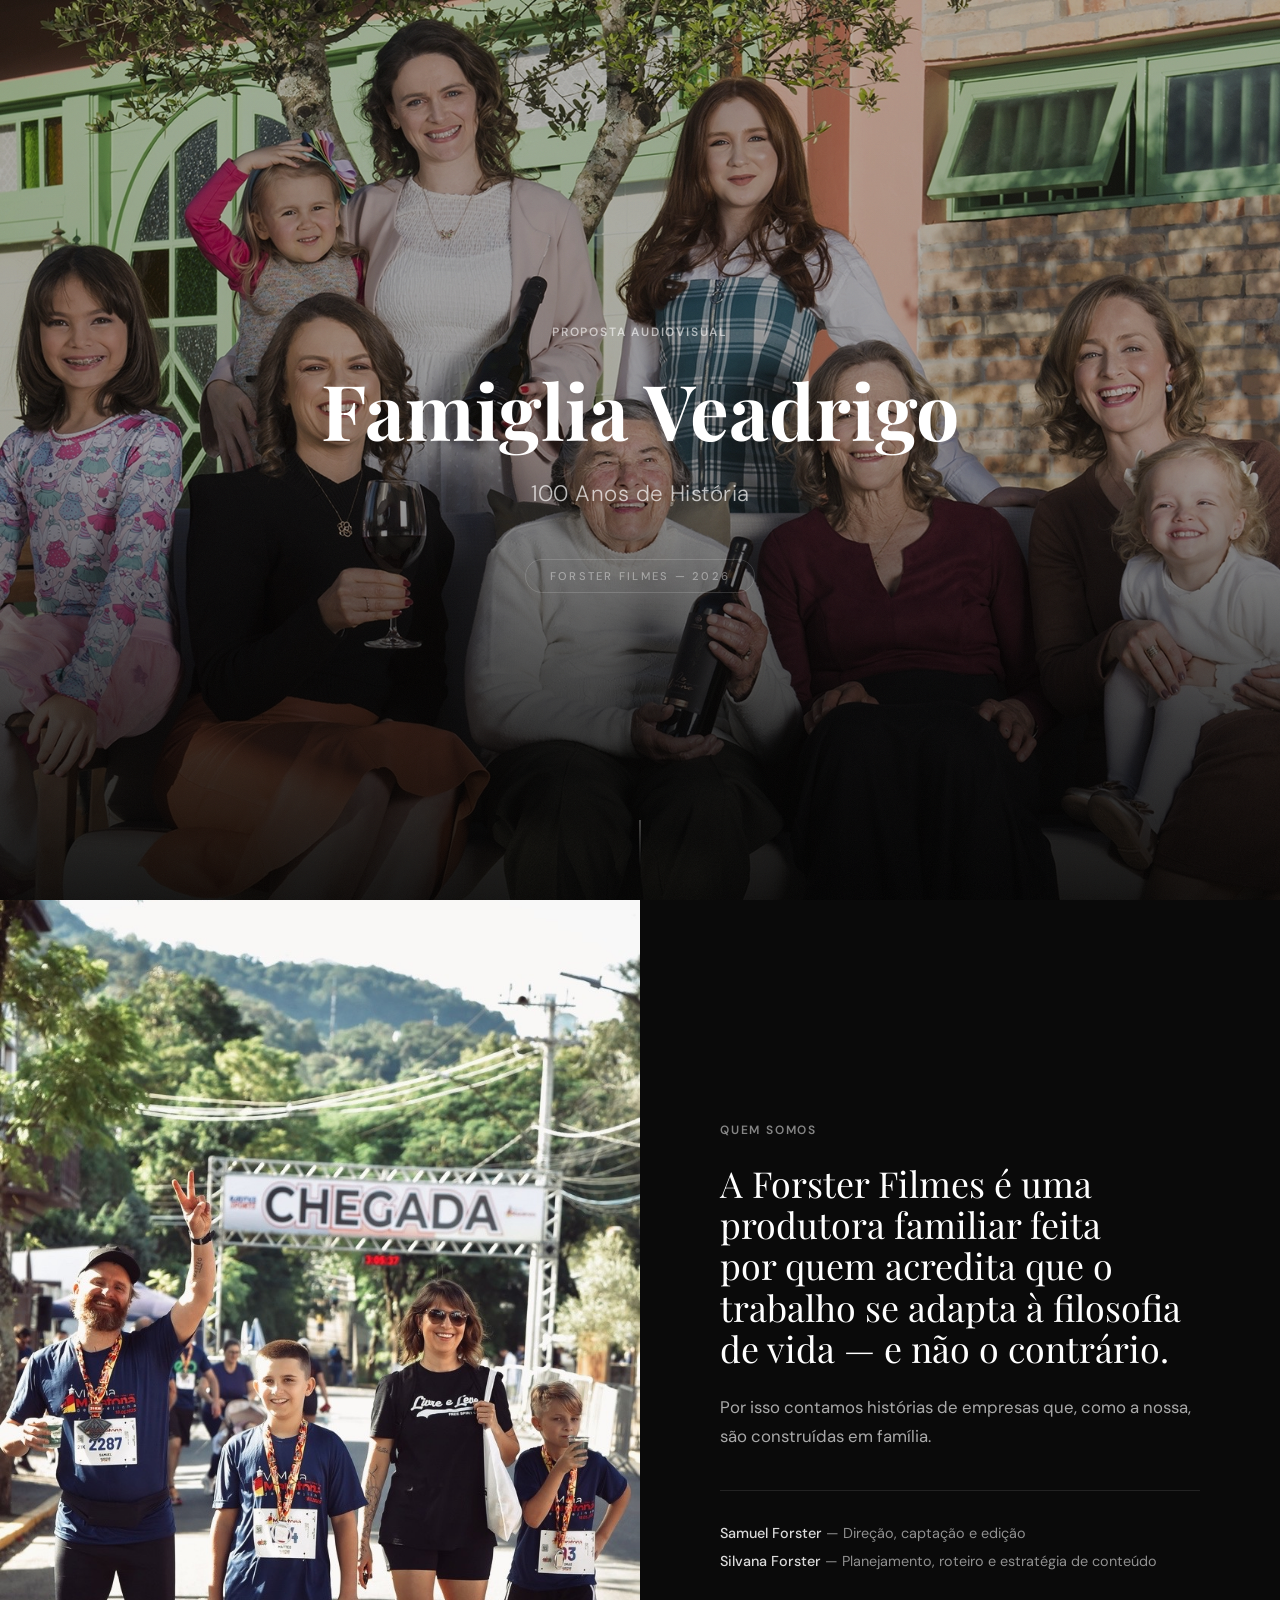
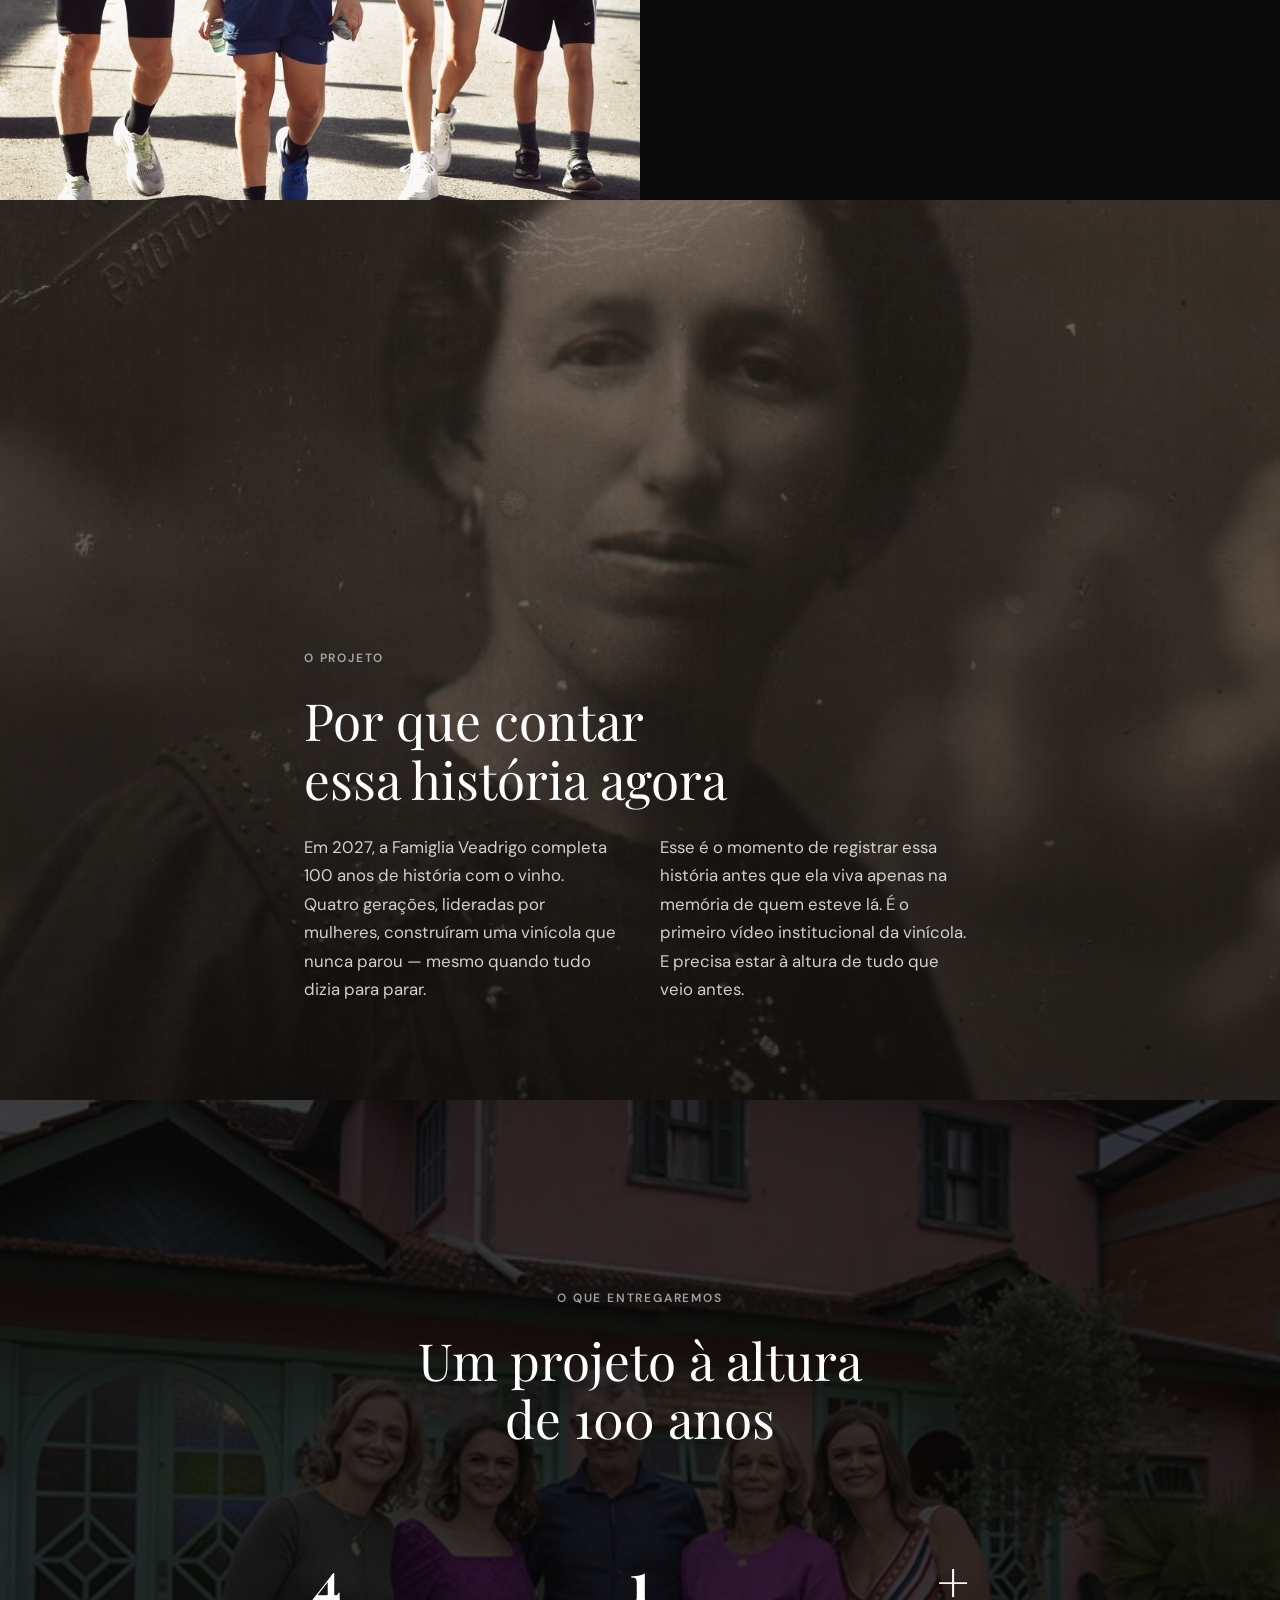
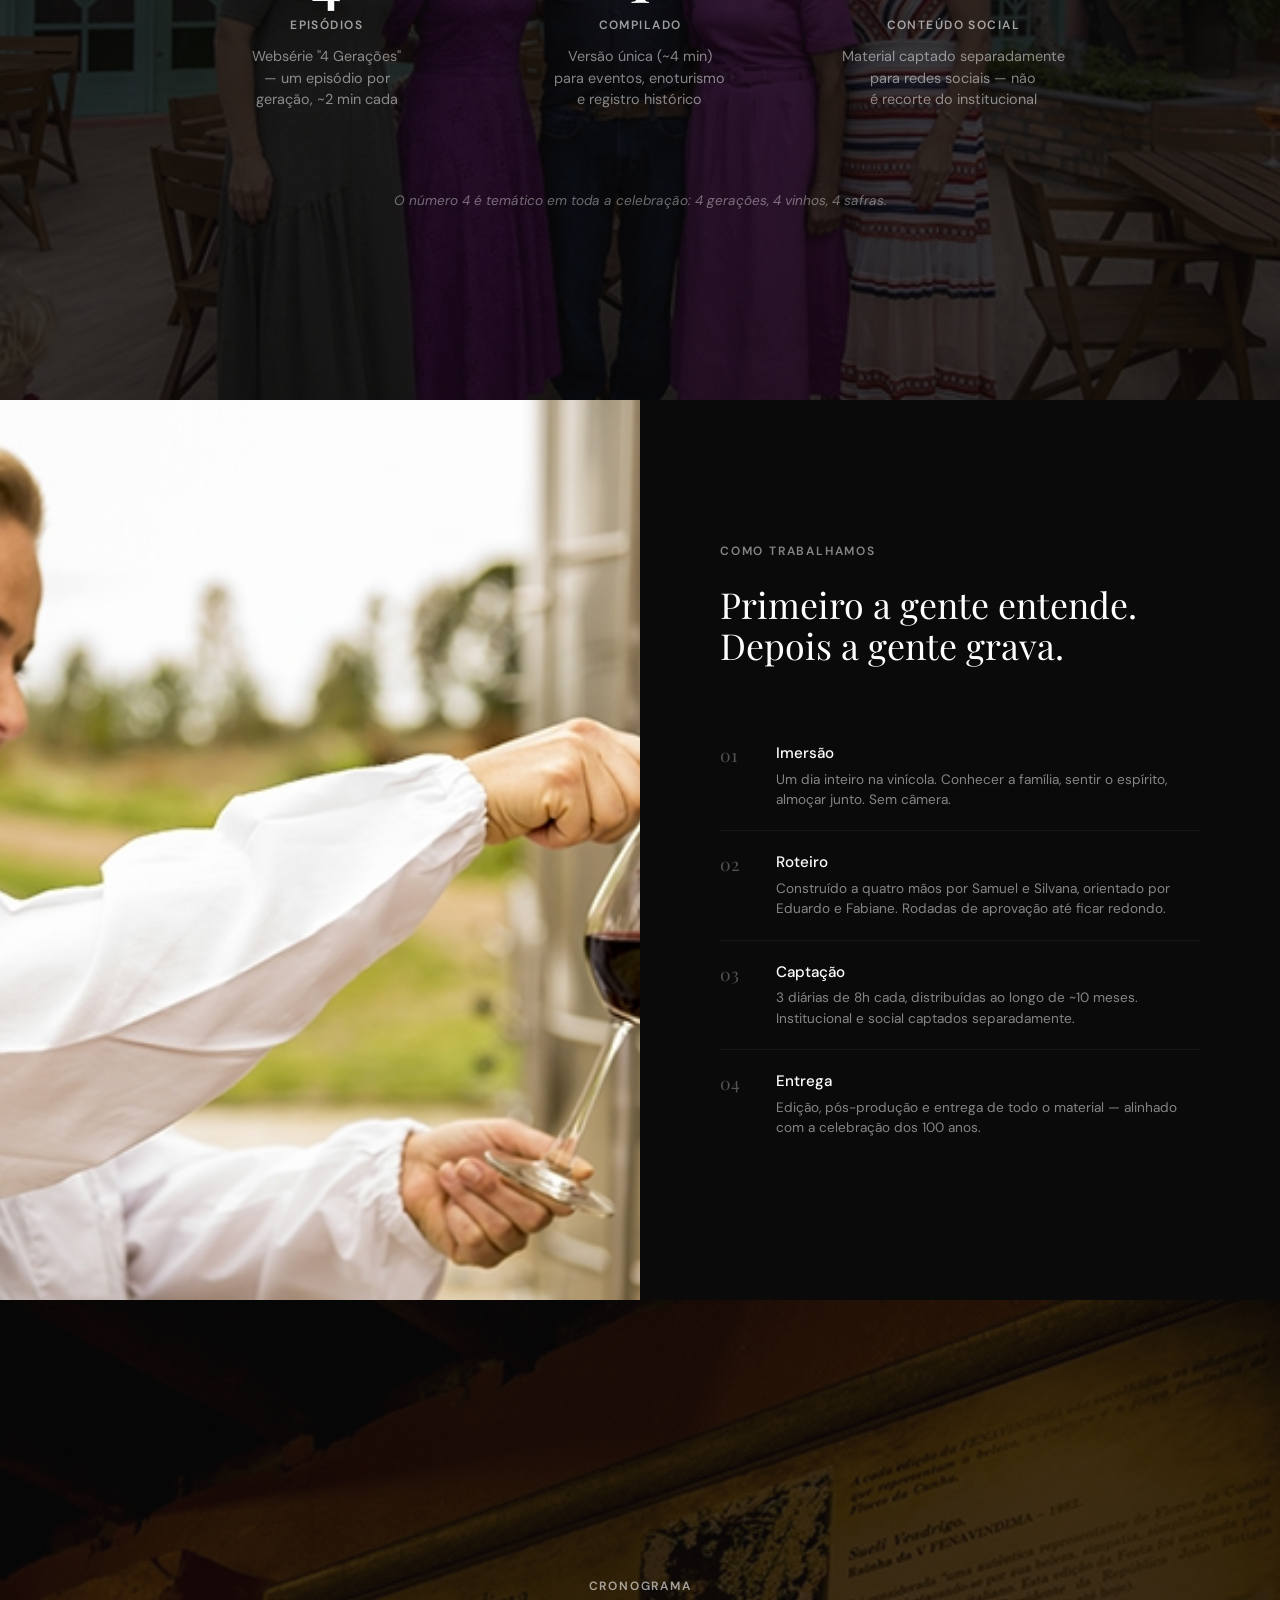
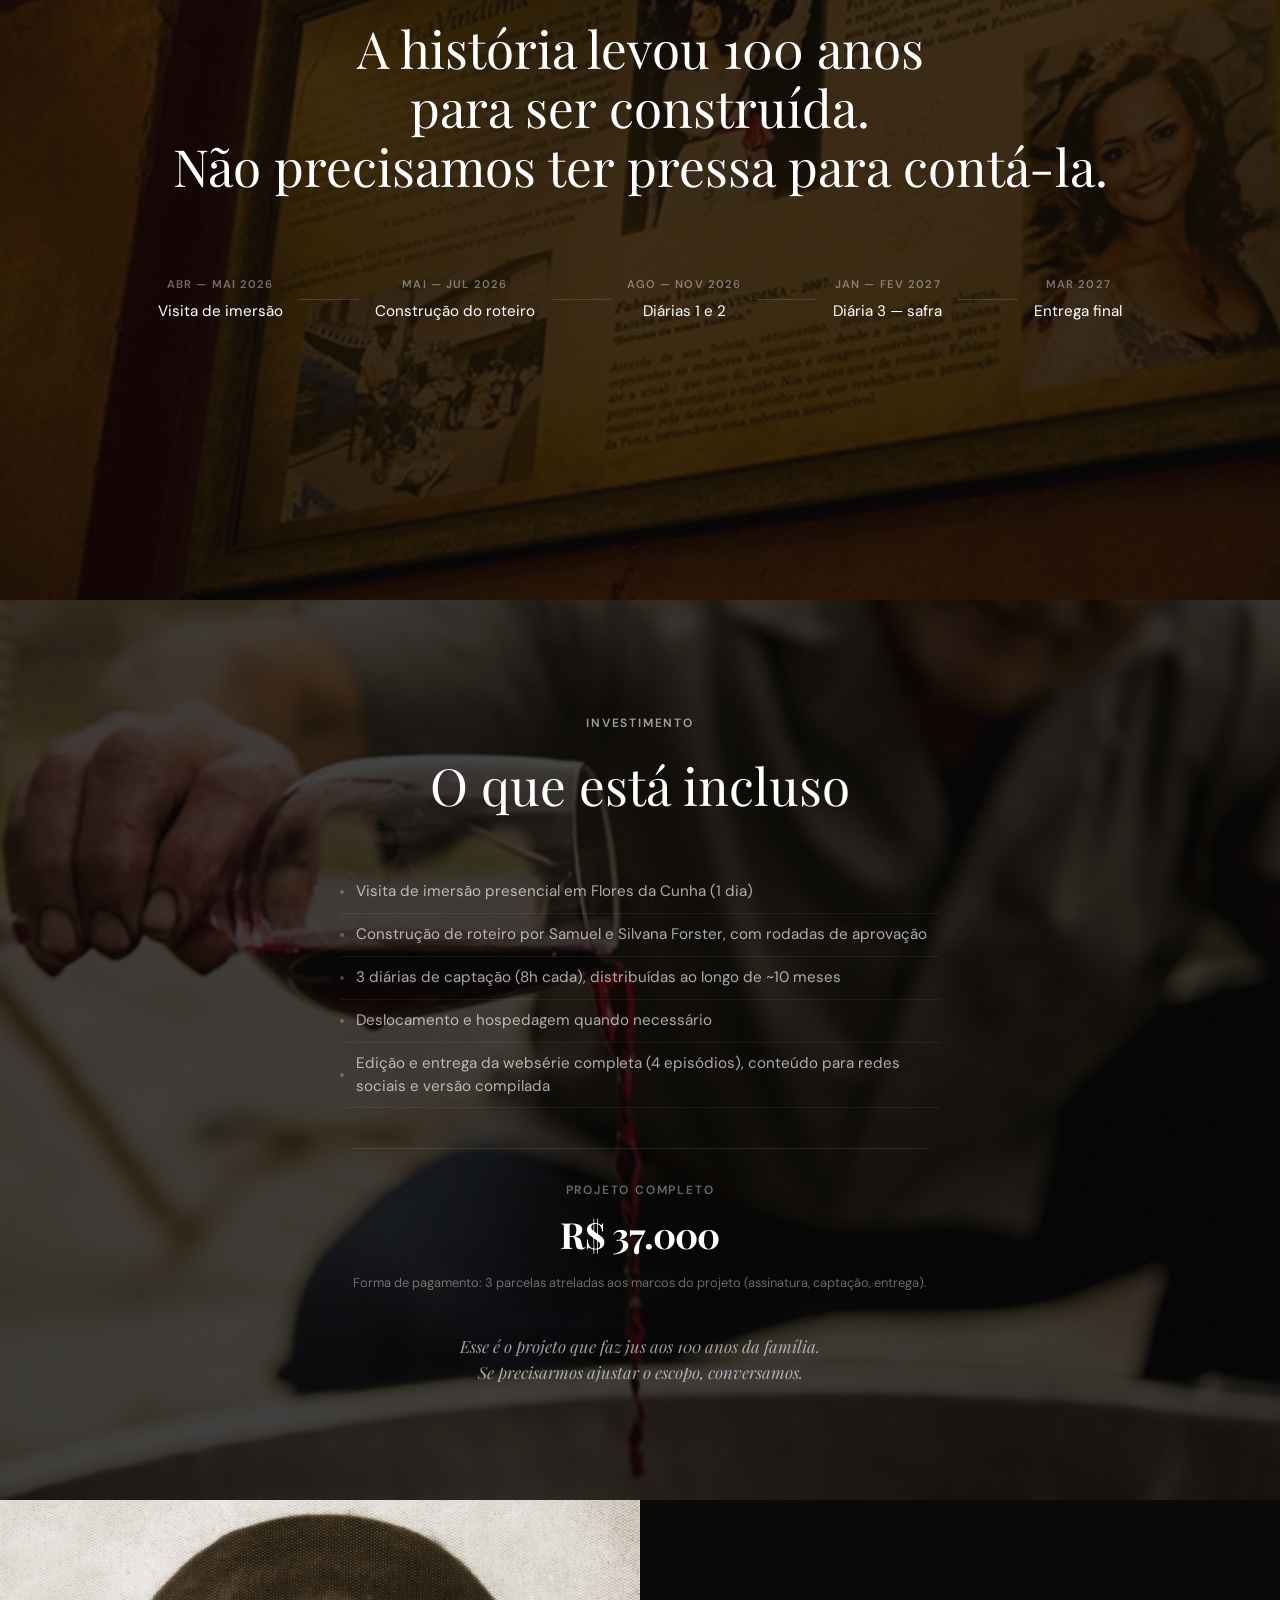
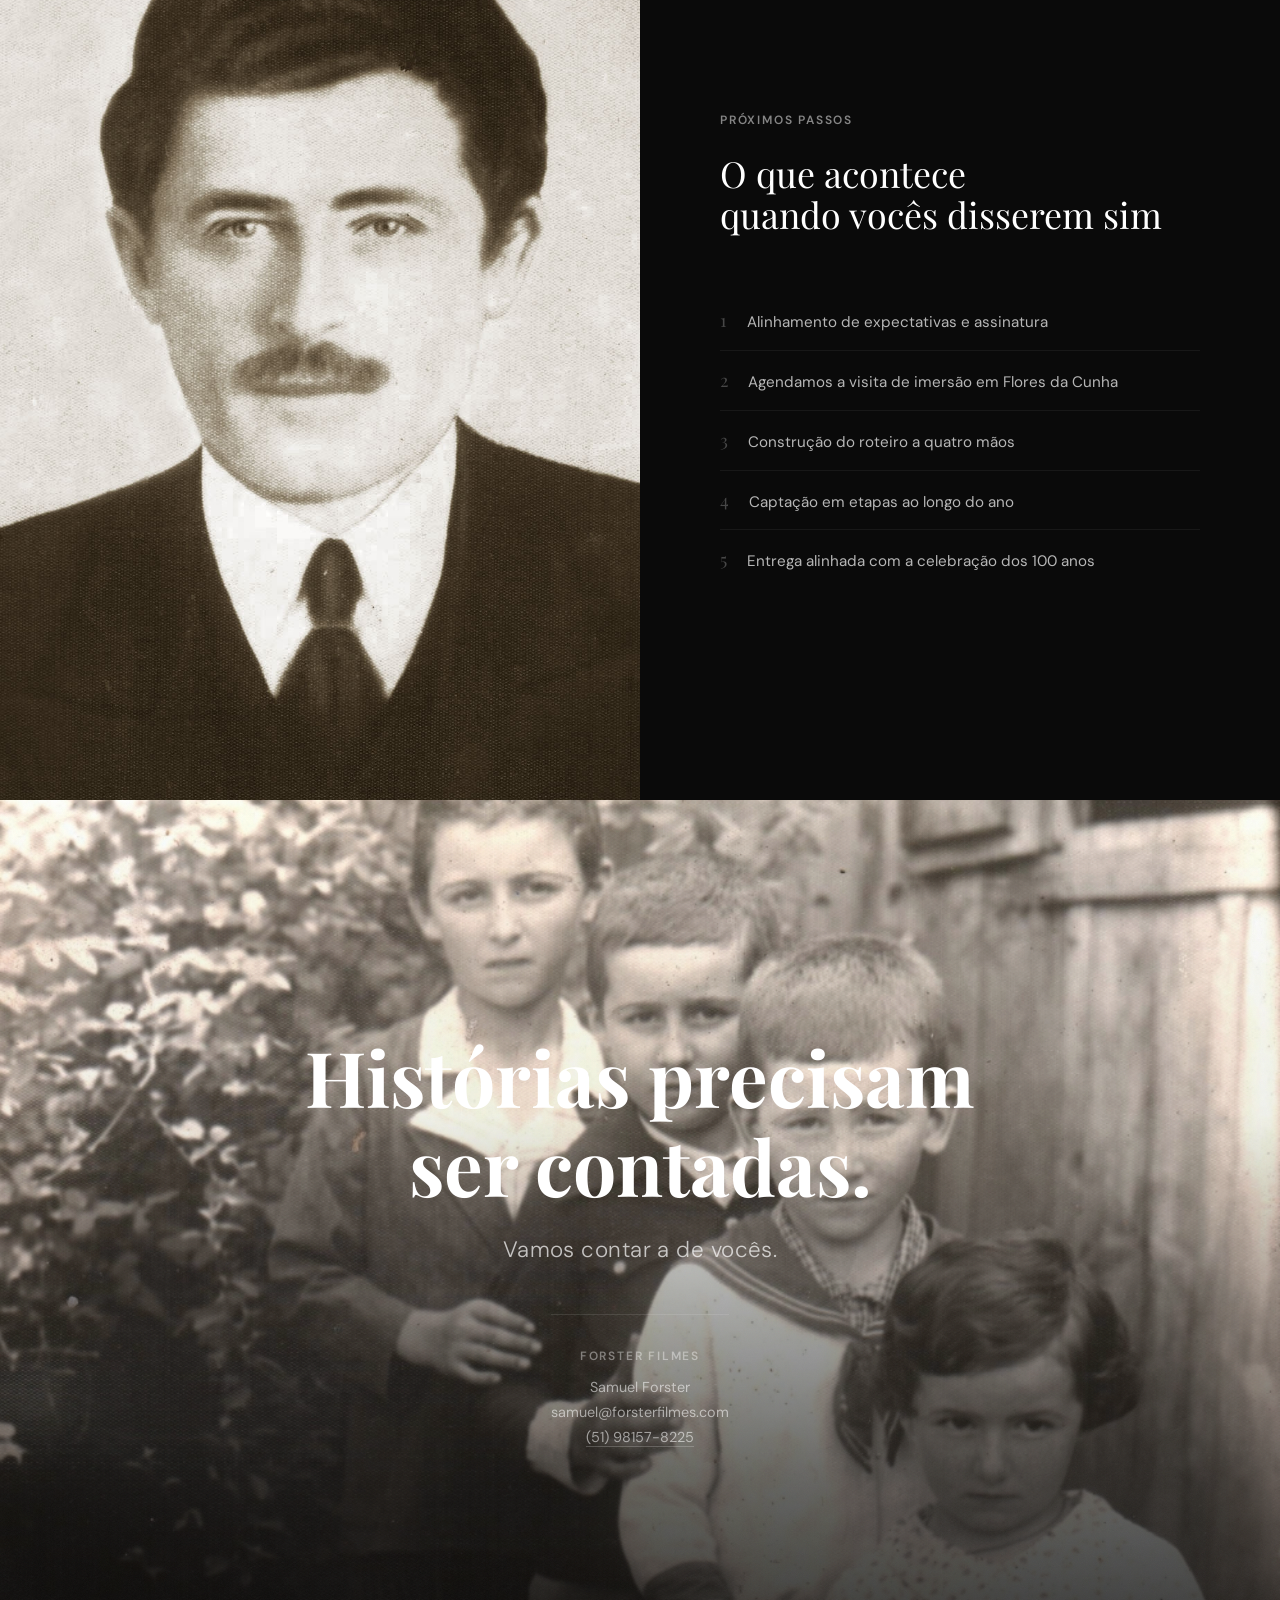
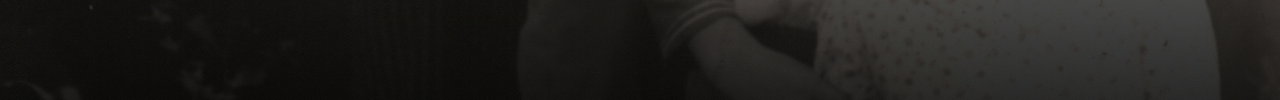
<file: veadrigo/index.html>
<!DOCTYPE html>
<html lang="pt-BR">
<head>
  <meta charset="UTF-8">
  <meta name="viewport" content="width=device-width, initial-scale=1.0">
  <link rel="icon" type="image/svg+xml" href="../favicon.svg">
  <title>Famiglia Veadrigo — Proposta Forster Filmes</title>

  <!-- Google Analytics -->
  <script async src="https://www.googletagmanager.com/gtag/js?id=G-TST5YKPG37"></script>
  <script>
    window.dataLayer = window.dataLayer || [];
    function gtag(){dataLayer.push(arguments);}
    gtag('js', new Date());
    gtag('config', 'G-TST5YKPG37');
  </script>

  <!-- Open Graph — thumb no WhatsApp -->
  <meta property="og:title" content="Famiglia Veadrigo — 100 Anos de História">
  <meta property="og:description" content="Proposta audiovisual por Forster Filmes">
  <meta property="og:image" content="https://propostas.forsterfilmes.com/veadrigo/assets/img/19_Banner_Le_Donne.jpg">
  <meta property="og:image:width" content="1200">
  <meta property="og:image:height" content="630">
  <meta property="og:type" content="website">
  <meta property="og:url" content="https://propostas.forsterfilmes.com/veadrigo/">

  <link rel="preconnect" href="https://fonts.googleapis.com">
  <link rel="preconnect" href="https://fonts.gstatic.com" crossorigin>
  <link href="https://fonts.googleapis.com/css2?family=Playfair+Display:ital,wght@0,400;0,700;1,400&family=DM+Sans:wght@300;400;500;600&display=swap" rel="stylesheet">
  <link rel="stylesheet" href="assets/style.css">
  <script defer>
    document.addEventListener('DOMContentLoaded', () => {
      const observer = new IntersectionObserver((entries) => {
        entries.forEach(entry => {
          if (entry.isIntersecting) {
            entry.target.classList.add('is-visible');
          }
        });
      }, { threshold: 0.15 });
      document.querySelectorAll('.slide').forEach(s => observer.observe(s));
    });
  </script>
</head>
<body>

  <!-- SLIDE 1 — CAPA -->
  <section class="slide slide--cover" id="capa">
    <div class="slide__bg" style="background-image: url('assets/img/19_Banner_Le_Donne.jpg')"></div>
    <div class="slide__overlay"></div>
    <div class="slide__content slide__content--center">
      <p class="slide__eyebrow">Proposta Audiovisual</p>
      <h1 class="slide__title slide__title--hero">Famiglia Veadrigo</h1>
      <p class="slide__subtitle">100 Anos de História</p>
      <div class="slide__badge">Forster Filmes — 2026</div>
    </div>
    <div class="scroll-hint" aria-hidden="true">
      <span></span>
    </div>
  </section>

  <!-- SLIDE 2 — QUEM SOMOS -->
  <section class="slide slide--split" id="quem-somos">
    <div class="slide__image-half">
      <img src="assets/img/forster-equipe.jpg" alt="Samuel e Silvana Forster" loading="lazy">
      <div class="slide__image-half-fallback"></div>
    </div>
    <div class="slide__text-half">
      <p class="slide__eyebrow">Quem somos</p>
      <h2 class="slide__title">A Forster Filmes é uma produtora familiar feita por quem acredita que o trabalho se adapta à filosofia de vida — e não o contrário.</h2>
      <p class="slide__body">Por isso contamos histórias de empresas que, como a nossa, são construídas em família.</p>
      <div class="slide__credits">
        <p><strong>Samuel Forster</strong> — Direção, captação e edição</p>
        <p><strong>Silvana Forster</strong> — Planejamento, roteiro e estratégia de conteúdo</p>
      </div>
    </div>
  </section>

  <!-- SLIDE 3 — POR QUE AGORA -->
  <section class="slide slide--fullimg" id="por-que">
    <div class="slide__bg" style="background-image: url('assets/img/16_Nona_Maria.jpg')"></div>
    <div class="slide__overlay slide__overlay--heavy"></div>
    <div class="slide__content slide__content--bottom-left">
      <p class="slide__eyebrow">O projeto</p>
      <h2 class="slide__title">Por que contar<br>essa história agora</h2>
      <div class="slide__body slide__body--columns">
        <p>Em 2027, a Famiglia Veadrigo completa 100 anos de história com o vinho. Quatro gerações, lideradas por mulheres, construíram uma vinícola que nunca parou — mesmo quando tudo dizia para parar.</p>
        <p>Esse é o momento de registrar essa história antes que ela viva apenas na memória de quem esteve lá. É o primeiro vídeo institucional da vinícola. E precisa estar à altura de tudo que veio antes.</p>
      </div>
    </div>
  </section>

  <!-- SLIDE 4 — O QUE ENTREGAREMOS -->
  <section class="slide slide--dark" id="entregas">
    <div class="slide__bg slide__bg--subtle" style="background-image: url('assets/img/01_Familia_atual.jpg')"></div>
    <div class="slide__overlay slide__overlay--dark"></div>
    <div class="slide__content slide__content--center">
      <p class="slide__eyebrow">O que entregaremos</p>
      <h2 class="slide__title">Um projeto à altura<br>de 100 anos</h2>
      <div class="deliverables">
        <div class="deliverable">
          <span class="deliverable__number">4</span>
          <p class="deliverable__label">Episódios</p>
          <p class="deliverable__desc">Websérie "4 Gerações" — um episódio por geração, ~2 min cada</p>
        </div>
        <div class="deliverable">
          <span class="deliverable__number">1</span>
          <p class="deliverable__label">Compilado</p>
          <p class="deliverable__desc">Versão única (~4 min) para eventos, enoturismo e registro histórico</p>
        </div>
        <div class="deliverable">
          <span class="deliverable__number">+</span>
          <p class="deliverable__label">Conteúdo Social</p>
          <p class="deliverable__desc">Material captado separadamente para redes sociais — não é recorte do institucional</p>
        </div>
      </div>
      <p class="slide__footnote">O número 4 é temático em toda a celebração: 4 gerações, 4 vinhos, 4 safras.</p>
    </div>
  </section>

  <!-- SLIDE 5 — COMO TRABALHAMOS -->
  <section class="slide slide--split slide--split-reverse" id="como">
    <div class="slide__text-half">
      <p class="slide__eyebrow">Como trabalhamos</p>
      <h2 class="slide__title">Primeiro a gente entende.<br>Depois a gente grava.</h2>
      <div class="process">
        <div class="process__step">
          <span class="process__number">01</span>
          <div>
            <p class="process__title">Imersão</p>
            <p class="process__desc">Um dia inteiro na vinícola. Conhecer a família, sentir o espírito, almoçar junto. Sem câmera.</p>
          </div>
        </div>
        <div class="process__step">
          <span class="process__number">02</span>
          <div>
            <p class="process__title">Roteiro</p>
            <p class="process__desc">Construído a quatro mãos por Samuel e Silvana, orientado por Eduardo e Fabiane. Rodadas de aprovação até ficar redondo.</p>
          </div>
        </div>
        <div class="process__step">
          <span class="process__number">03</span>
          <div>
            <p class="process__title">Captação</p>
            <p class="process__desc">3 diárias de 8h cada, distribuídas ao longo de ~10 meses. Institucional e social captados separadamente.</p>
          </div>
        </div>
        <div class="process__step">
          <span class="process__number">04</span>
          <div>
            <p class="process__title">Entrega</p>
            <p class="process__desc">Edição, pós-produção e entrega de todo o material — alinhado com a celebração dos 100 anos.</p>
          </div>
        </div>
      </div>
    </div>
    <div class="slide__image-half">
      <img src="assets/img/09_Fabiane_enologa.jpg" alt="Fabiane Veadrigo na parreira" loading="lazy">
    </div>
  </section>

  <!-- SLIDE 6 — CRONOGRAMA -->
  <section class="slide slide--dark" id="cronograma">
    <div class="slide__bg slide__bg--subtle" style="background-image: url('assets/img/07_Vinhedos.jpg')"></div>
    <div class="slide__overlay slide__overlay--dark"></div>
    <div class="slide__content slide__content--center">
      <p class="slide__eyebrow">Cronograma</p>
      <h2 class="slide__title">A história levou 100 anos<br>para ser construída.<br>Não precisamos ter pressa para contá-la.</h2>
      <div class="timeline">
        <div class="timeline__item">
          <span class="timeline__date">Abr — Mai 2026</span>
          <p class="timeline__label">Visita de imersão</p>
        </div>
        <div class="timeline__line"></div>
        <div class="timeline__item">
          <span class="timeline__date">Mai — Jul 2026</span>
          <p class="timeline__label">Construção do roteiro</p>
        </div>
        <div class="timeline__line"></div>
        <div class="timeline__item">
          <span class="timeline__date">Ago — Nov 2026</span>
          <p class="timeline__label">Diárias 1 e 2</p>
        </div>
        <div class="timeline__line"></div>
        <div class="timeline__item">
          <span class="timeline__date">Jan — Fev 2027</span>
          <p class="timeline__label">Diária 3 — safra</p>
        </div>
        <div class="timeline__line"></div>
        <div class="timeline__item">
          <span class="timeline__date">Mar 2027</span>
          <p class="timeline__label">Entrega final</p>
        </div>
      </div>
    </div>
  </section>

  <!-- SLIDE 7 — INVESTIMENTO -->
  <section class="slide slide--dark" id="investimento">
    <div class="slide__bg slide__bg--subtle" style="background-image: url('assets/img/08_Fernandes_cave.jpg')"></div>
    <div class="slide__overlay slide__overlay--dark"></div>
    <div class="slide__content slide__content--center">
      <p class="slide__eyebrow">Investimento</p>
      <h2 class="slide__title">O que está incluso</h2>
      <ul class="invest-list">
        <li>Visita de imersão presencial em Flores da Cunha (1 dia)</li>
        <li>Construção de roteiro por Samuel e Silvana Forster, com rodadas de aprovação</li>
        <li>3 diárias de captação (8h cada), distribuídas ao longo de ~10 meses</li>
        <li>Deslocamento e hospedagem quando necessário</li>
        <li>Edição e entrega da websérie completa (4 episódios), conteúdo para redes sociais e versão compilada</li>
      </ul>
      <div class="invest-total">
        <p class="invest-total__label">Projeto completo</p>
        <p class="invest-total__value">R$ 37.000</p>
        <p class="invest-total__payment">Forma de pagamento: 3 parcelas atreladas aos marcos do projeto (assinatura, captação, entrega).</p>
      </div>
      <p class="slide__quote">Esse é o projeto que faz jus aos 100 anos da família.<br>Se precisarmos ajustar o escopo, conversamos.</p>
    </div>
  </section>

  <!-- SLIDE 8 — PRÓXIMOS PASSOS -->
  <section class="slide slide--split" id="proximos-passos">
    <div class="slide__image-half">
      <img src="assets/img/15_Nono_Joao.jpg" alt="Nono João Veadrigo" loading="lazy">
    </div>
    <div class="slide__text-half">
      <p class="slide__eyebrow">Próximos passos</p>
      <h2 class="slide__title">O que acontece<br>quando vocês disserem sim</h2>
      <div class="steps">
        <div class="steps__item">
          <span class="steps__number">1</span>
          <p>Alinhamento de expectativas e assinatura</p>
        </div>
        <div class="steps__item">
          <span class="steps__number">2</span>
          <p>Agendamos a visita de imersão em Flores da Cunha</p>
        </div>
        <div class="steps__item">
          <span class="steps__number">3</span>
          <p>Construção do roteiro a quatro mãos</p>
        </div>
        <div class="steps__item">
          <span class="steps__number">4</span>
          <p>Captação em etapas ao longo do ano</p>
        </div>
        <div class="steps__item">
          <span class="steps__number">5</span>
          <p>Entrega alinhada com a celebração dos 100 anos</p>
        </div>
      </div>
    </div>
  </section>

  <!-- SLIDE 9 — ENCERRAMENTO -->
  <section class="slide slide--cover" id="encerramento">
    <div class="slide__bg" style="background-image: url('assets/img/18_Criancas_antigas.jpg')"></div>
    <div class="slide__overlay slide__overlay--heavy"></div>
    <div class="slide__content slide__content--center">
      <h2 class="slide__title slide__title--hero">Histórias precisam<br>ser contadas.</h2>
      <p class="slide__subtitle">Vamos contar a de vocês.</p>
      <div class="contact">
        <p class="contact__name">Forster Filmes</p>
        <p class="contact__detail">Samuel Forster</p>
        <p class="contact__detail">samuel@forsterfilmes.com</p>
        <p class="contact__detail"><a href="https://wa.me/message/O6NXY5T2OHTZO1" target="_blank">(51) 98157-8225</a></p>
      </div>
    </div>
  </section>

</body>
</html>
</file>
<file: casa-marco/assets/style.css>
/* ==========================================================================
   Forster Filmes — Proposta Casa Marco
   Apple-style: scroll-snap, full-viewport sections, minimal typography
   ========================================================================== */

/* --- Reset & Base --- */
*, *::before, *::after {
  margin: 0;
  padding: 0;
  box-sizing: border-box;
}

html {
  scroll-behavior: smooth;
  overflow-x: hidden;
  -webkit-font-smoothing: antialiased;
  -moz-osx-font-smoothing: grayscale;
}

/* --- Focus & Accessibility --- */
a:focus-visible {
  outline: 2px solid rgba(255, 255, 255, 0.6);
  outline-offset: 4px;
  border-radius: 2px;
}

.scroll-hint {
  aria-hidden: true;
}

body {
  font-family: 'DM Sans', -apple-system, BlinkMacSystemFont, 'Segoe UI', sans-serif;
  font-weight: 400;
  color: #1d1d1f;
  background: #000;
  line-height: 1.5;
}

img {
  display: block;
  width: 100%;
  height: 100%;
  object-fit: cover;
}

/* --- Typography --- */
.slide__eyebrow {
  font-family: 'DM Sans', sans-serif;
  font-size: 0.75rem;
  font-weight: 600;
  letter-spacing: 0.15em;
  text-transform: uppercase;
  color: rgba(255, 255, 255, 0.6);
  margin-bottom: 1.5rem;
}

.slide__title {
  font-family: 'Playfair Display', Georgia, serif;
  font-weight: 400;
  font-size: clamp(2rem, 4vw, 3.5rem);
  line-height: 1.15;
  color: #fff;
  margin-bottom: 1.5rem;
  text-wrap: balance;
}

.slide__title--hero {
  font-size: clamp(2.5rem, 6vw, 5rem);
  font-weight: 700;
}

.slide__subtitle {
  font-family: 'DM Sans', sans-serif;
  font-size: clamp(1rem, 1.8vw, 1.4rem);
  font-weight: 300;
  color: rgba(255, 255, 255, 0.7);
  letter-spacing: 0.02em;
  text-wrap: balance;
}

.slide__body {
  font-size: 1.05rem;
  line-height: 1.7;
  color: rgba(255, 255, 255, 0.8);
  max-width: 540px;
  text-wrap: pretty;
}

.slide__body--columns {
  max-width: 720px;
  columns: 2;
  column-gap: 2.5rem;
}

.slide__footnote {
  font-size: 0.85rem;
  color: rgba(255, 255, 255, 0.4);
  margin-top: 3rem;
  font-style: italic;
}

.slide__quote {
  font-family: 'Playfair Display', Georgia, serif;
  font-style: italic;
  font-size: 1.05rem;
  color: rgba(255, 255, 255, 0.6);
  margin-top: 2.5rem;
  line-height: 1.6;
}

/* --- Slide Base --- */
.slide {
  position: relative;
  width: 100%;
  min-height: 100vh;
  min-height: 100svh;
  display: flex;
  align-items: center;
  justify-content: center;
  overflow: hidden;
}

.slide__bg {
  position: absolute;
  inset: 0;
  background-size: cover;
  background-position: center;
  z-index: 0;
  transform: scale(1.04);
  transition: transform 1.8s cubic-bezier(0.25, 0.1, 0.25, 1);
}

.slide.is-visible .slide__bg {
  transform: scale(1);
}

.slide__bg--subtle {
  opacity: 0.55;
}

/* Entregas — imagem sutil, números protagonistas */
#entregas .slide__bg--subtle {
  opacity: 0.5;
}

#entregas .slide__overlay--dark {
  background: rgba(0, 0, 0, 0.55);
}

/* Casa Marco — ajustes específicos */

#capa .slide__bg {
  background-position: center 15%;
}

#encerramento .slide__bg {
  background-position: center 15%;
  filter: brightness(0.5);
}

#encerramento .slide__content {
  justify-content: center;
}

#encerramento .slide__overlay {
  background: linear-gradient(
    180deg,
    rgba(0, 0, 0, 0.4) 0%,
    rgba(0, 0, 0, 0.5) 50%,
    rgba(0, 0, 0, 0.7) 100%
  );
}

/* Imagens 1:1 do Instagram — garantir cobertura */
#numeros .slide__bg {
  background-position: center 20%;
}

.slide__overlay {
  position: absolute;
  inset: 0;
  background: linear-gradient(
    180deg,
    rgba(0, 0, 0, 0.3) 0%,
    rgba(0, 0, 0, 0.5) 100%
  );
  z-index: 1;
}

.slide__overlay--heavy {
  background: linear-gradient(
    180deg,
    rgba(0, 0, 0, 0.5) 0%,
    rgba(0, 0, 0, 0.75) 100%
  );
}

.slide__overlay--dark {
  background: rgba(0, 0, 0, 0.55);
}

.slide__content {
  position: relative;
  z-index: 2;
  padding: 4rem;
  width: 100%;
  max-width: 1200px;
}

.slide__content--center {
  text-align: center;
  display: flex;
  flex-direction: column;
  align-items: center;
}

.slide__content--bottom-left {
  align-self: flex-end;
  padding-bottom: 6rem;
}

/* --- Cover Slide --- */
.slide--cover .slide__content {
  display: flex;
  flex-direction: column;
  align-items: center;
  justify-content: center;
  gap: 0;
}

/* Capa — texto no fundo, foto respira em cima */
#capa .slide__content {
  justify-content: flex-end;
  padding-bottom: 3rem;
}

#capa .slide__bg {
  filter: brightness(0.8);
}

#capa .slide__overlay {
  background: linear-gradient(
    180deg,
    rgba(0, 0, 0, 0.1) 0%,
    rgba(0, 0, 0, 0.15) 50%,
    rgba(0, 0, 0, 0.7) 80%,
    rgba(0, 0, 0, 0.9) 100%
  );
}

.slide__badge {
  font-family: 'DM Sans', sans-serif;
  font-size: 0.7rem;
  font-weight: 500;
  letter-spacing: 0.2em;
  text-transform: uppercase;
  color: rgba(255, 255, 255, 0.4);
  margin-top: 3rem;
  padding: 0.5rem 1.5rem;
  border: 1px solid rgba(255, 255, 255, 0.15);
  border-radius: 100px;
}

/* Scroll hint */
.scroll-hint {
  position: absolute;
  bottom: 2rem;
  left: 50%;
  transform: translateX(-50%);
  z-index: 3;
}

.scroll-hint span {
  display: block;
  width: 1px;
  height: 48px;
  background: linear-gradient(180deg, rgba(255,255,255,0.5), transparent);
  animation: scrollPulse 2s ease-in-out infinite;
}

@keyframes scrollPulse {
  0%, 100% { opacity: 0.3; transform: scaleY(0.6); }
  50% { opacity: 1; transform: scaleY(1); }
}

/* --- Split Layout --- */
.slide--split {
  display: grid;
  grid-template-columns: 1fr 1fr;
  height: 100vh;
  background: #0a0a0a;
}

.slide--split-reverse .slide__image-half {
  order: -1;
}

.slide__image-half {
  position: relative;
  overflow: hidden;
  background: #111;
  height: 100vh;
}

.slide__image-half img {
  object-position: center 20%;
}

#funciona .slide__image-half img {
  object-position: center center;
}

.slide__image-half-fallback {
  width: 100%;
  height: 100%;
  background: linear-gradient(135deg, #1a1a1a, #0a0a0a);
}

.slide__text-half {
  display: flex;
  flex-direction: column;
  justify-content: center;
  padding: 4rem 5rem;
}

.slide__text-half .slide__eyebrow {
  color: rgba(255, 255, 255, 0.5);
}

.slide__text-half .slide__title {
  font-size: clamp(1.6rem, 2.8vw, 2.4rem);
}

.slide__text-half .slide__body {
  color: rgba(255, 255, 255, 0.65);
  max-width: none;
}

.slide__credits {
  margin-top: 2.5rem;
  padding-top: 2rem;
  border-top: 1px solid rgba(255, 255, 255, 0.1);
}

.slide__credits p {
  font-size: 0.9rem;
  color: rgba(255, 255, 255, 0.55);
  margin-bottom: 0.4rem;
}

.slide__credits strong {
  color: rgba(255, 255, 255, 0.85);
  font-weight: 500;
}

/* --- Full Image Slide --- */
.slide--fullimg .slide__content {
  max-width: 800px;
}

/* --- Dark Section --- */
.slide--dark {
  background: #0a0a0a;
}

/* --- Deliverables --- */
.deliverables {
  display: grid;
  grid-template-columns: repeat(3, 1fr);
  gap: 2.5rem;
  margin-top: 3rem;
  max-width: 900px;
  width: 100%;
}

.deliverable {
  text-align: center;
  padding: 2rem 1.5rem;
}

.deliverable__number {
  font-family: 'Playfair Display', Georgia, serif;
  font-size: 3.5rem;
  font-weight: 700;
  color: #fff;
  display: block;
  margin-bottom: 0.5rem;
  line-height: 1;
}

.deliverable__label {
  font-size: 0.75rem;
  font-weight: 600;
  letter-spacing: 0.12em;
  text-transform: uppercase;
  color: rgba(255, 255, 255, 0.6);
  margin-bottom: 0.75rem;
}

.deliverable__desc {
  font-size: 0.9rem;
  color: rgba(255, 255, 255, 0.5);
  line-height: 1.5;
  text-wrap: balance;
}

/* --- Process --- */
.process {
  margin-top: 2rem;
}

.process__step {
  display: flex;
  align-items: flex-start;
  gap: 1.5rem;
  padding: 1.25rem 0;
  border-bottom: 1px solid rgba(255, 255, 255, 0.06);
}

.process__step:last-child {
  border-bottom: none;
}

.process__number {
  font-family: 'Playfair Display', Georgia, serif;
  font-size: 1.1rem;
  color: rgba(255, 255, 255, 0.3);
  flex-shrink: 0;
  width: 2rem;
}

.process__title {
  font-weight: 500;
  font-size: 0.95rem;
  color: #fff;
  margin-bottom: 0.3rem;
}

.process__desc {
  font-size: 0.85rem;
  color: rgba(255, 255, 255, 0.5);
  line-height: 1.5;
  max-width: 420px;
  text-wrap: pretty;
}

/* --- Timeline --- */
.timeline {
  display: flex;
  align-items: center;
  justify-content: center;
  gap: 0;
  margin-top: 3.5rem;
  max-width: 1000px;
  width: 100%;
  flex-wrap: wrap;
}

.timeline__item {
  text-align: center;
  padding: 0 1rem;
}

.timeline__date {
  display: block;
  font-size: 0.7rem;
  font-weight: 600;
  letter-spacing: 0.1em;
  text-transform: uppercase;
  color: rgba(255, 255, 255, 0.4);
  margin-bottom: 0.5rem;
}

.timeline__label {
  font-size: 0.95rem;
  color: #fff;
  font-weight: 400;
}

.timeline__line {
  width: 60px;
  height: 1px;
  background: rgba(255, 255, 255, 0.15);
  flex-shrink: 0;
}

/* --- Investment --- */
.invest-list {
  list-style: none;
  text-align: left;
  max-width: 600px;
  margin-top: 2rem;
}

.invest-list li {
  font-size: 0.95rem;
  color: rgba(255, 255, 255, 0.65);
  padding: 0.6rem 0;
  border-bottom: 1px solid rgba(255, 255, 255, 0.06);
  padding-left: 1rem;
  position: relative;
}

.invest-list li::before {
  content: '';
  position: absolute;
  left: 0;
  top: 50%;
  transform: translateY(-50%);
  width: 4px;
  height: 4px;
  border-radius: 50%;
  background: rgba(255, 255, 255, 0.25);
}

.invest-total {
  margin-top: 2.5rem;
  padding-top: 2rem;
  border-top: 1px solid rgba(255, 255, 255, 0.12);
}

.invest-total__label {
  font-size: 0.75rem;
  font-weight: 600;
  letter-spacing: 0.15em;
  text-transform: uppercase;
  color: rgba(255, 255, 255, 0.4);
  margin-bottom: 0.5rem;
}

.invest-total__value {
  font-family: 'Playfair Display', Georgia, serif;
  font-size: 2.25rem;
  font-weight: 700;
  color: #fff;
  letter-spacing: -0.02em;
}

.invest-total__payment {
  font-size: 0.8rem;
  color: rgba(255, 255, 255, 0.4);
  margin-top: 0.75rem;
  text-wrap: balance;
}

/* --- Steps --- */
.steps {
  margin-top: 2rem;
}

.steps__item {
  display: flex;
  align-items: baseline;
  gap: 1.25rem;
  padding: 1rem 0;
  border-bottom: 1px solid rgba(255, 255, 255, 0.06);
}

.steps__item:last-child {
  border-bottom: none;
}

.steps__number {
  font-family: 'Playfair Display', Georgia, serif;
  font-size: 1.1rem;
  color: rgba(255, 255, 255, 0.25);
  flex-shrink: 0;
}

.steps__item p {
  font-size: 0.95rem;
  color: rgba(255, 255, 255, 0.7);
}

/* --- Contact --- */
.contact {
  margin-top: 3rem;
  padding-top: 2rem;
  border-top: 1px solid rgba(255, 255, 255, 0.1);
}

.contact__name {
  font-family: 'DM Sans', sans-serif;
  font-size: 0.75rem;
  font-weight: 600;
  letter-spacing: 0.15em;
  text-transform: uppercase;
  color: rgba(255, 255, 255, 0.4);
  margin-bottom: 0.75rem;
}

.contact__detail {
  font-size: 0.9rem;
  color: rgba(255, 255, 255, 0.55);
  margin-bottom: 0.2rem;
}

.contact__detail a {
  color: inherit;
  text-decoration: none;
  border-bottom: 1px solid rgba(255, 255, 255, 0.2);
  transition: border-color 0.3s ease;
}

.contact__detail a:hover {
  border-color: rgba(255, 255, 255, 0.6);
}

/* --- Fade-in Animations --- */
.slide__eyebrow,
.slide__title,
.slide__subtitle,
.slide__body,
.slide__badge,
.deliverable,
.process__step,
.timeline__item,
.invest-list li,
.steps__item,
.slide__credits,
.invest-total,
.slide__quote,
.slide__footnote,
.contact {
  opacity: 0;
  transform: translateY(12px);
  transition: opacity 1s cubic-bezier(0.25, 0.1, 0.25, 1), transform 1s cubic-bezier(0.25, 0.1, 0.25, 1);
}

.slide.is-visible .slide__eyebrow,
.slide.is-visible .slide__title,
.slide.is-visible .slide__subtitle,
.slide.is-visible .slide__body,
.slide.is-visible .slide__badge,
.slide.is-visible .deliverable,
.slide.is-visible .process__step,
.slide.is-visible .timeline__item,
.slide.is-visible .invest-list li,
.slide.is-visible .steps__item,
.slide.is-visible .slide__credits,
.slide.is-visible .invest-total,
.slide.is-visible .slide__quote,
.slide.is-visible .slide__footnote,
.slide.is-visible .contact {
  opacity: 1;
  transform: translateY(0);
}

/* Staggered delays */
.slide.is-visible .slide__eyebrow { transition-delay: 0.1s; }
.slide.is-visible .slide__title { transition-delay: 0.25s; }
.slide.is-visible .slide__subtitle { transition-delay: 0.4s; }
.slide.is-visible .slide__body { transition-delay: 0.5s; }
.slide.is-visible .slide__badge { transition-delay: 0.6s; }
.slide.is-visible .slide__credits { transition-delay: 0.6s; }
.slide.is-visible .slide__footnote { transition-delay: 0.7s; }
.slide.is-visible .slide__quote { transition-delay: 0.8s; }

.slide.is-visible .deliverable:nth-child(1) { transition-delay: 0.3s; }
.slide.is-visible .deliverable:nth-child(2) { transition-delay: 0.45s; }
.slide.is-visible .deliverable:nth-child(3) { transition-delay: 0.6s; }

.slide.is-visible .process__step:nth-child(1) { transition-delay: 0.3s; }
.slide.is-visible .process__step:nth-child(2) { transition-delay: 0.4s; }
.slide.is-visible .process__step:nth-child(3) { transition-delay: 0.5s; }
.slide.is-visible .process__step:nth-child(4) { transition-delay: 0.6s; }

.slide.is-visible .timeline__item:nth-child(1) { transition-delay: 0.3s; }
.slide.is-visible .timeline__item:nth-child(3) { transition-delay: 0.4s; }
.slide.is-visible .timeline__item:nth-child(5) { transition-delay: 0.5s; }
.slide.is-visible .timeline__item:nth-child(7) { transition-delay: 0.6s; }
.slide.is-visible .timeline__item:nth-child(9) { transition-delay: 0.7s; }

.slide.is-visible .invest-list li:nth-child(1) { transition-delay: 0.3s; }
.slide.is-visible .invest-list li:nth-child(2) { transition-delay: 0.38s; }
.slide.is-visible .invest-list li:nth-child(3) { transition-delay: 0.46s; }
.slide.is-visible .invest-list li:nth-child(4) { transition-delay: 0.54s; }
.slide.is-visible .invest-list li:nth-child(5) { transition-delay: 0.62s; }
.slide.is-visible .invest-total { transition-delay: 0.75s; }

.slide.is-visible .steps__item:nth-child(1) { transition-delay: 0.3s; }
.slide.is-visible .steps__item:nth-child(2) { transition-delay: 0.4s; }
.slide.is-visible .steps__item:nth-child(3) { transition-delay: 0.5s; }
.slide.is-visible .steps__item:nth-child(4) { transition-delay: 0.6s; }
.slide.is-visible .steps__item:nth-child(5) { transition-delay: 0.7s; }

/* --- Noise Texture --- */
.slide--dark::after,
.slide--cover::after {
  content: '';
  position: absolute;
  inset: 0;
  z-index: 1;
  background-image: url("data:image/svg+xml,%3Csvg viewBox='0 0 256 256' xmlns='http://www.w3.org/2000/svg'%3E%3Cfilter id='n'%3E%3CfeTurbulence type='fractalNoise' baseFrequency='0.85' numOctaves='4' stitchTiles='stitch'/%3E%3C/filter%3E%3Crect width='100%25' height='100%25' filter='url(%23n)' opacity='0.04'/%3E%3C/svg%3E");
  background-size: 200px 200px;
  pointer-events: none;
}

/* --- Reduced Motion --- */
@media (prefers-reduced-motion: reduce) {
  *, *::before, *::after {
    animation-duration: 0.01ms !important;
    animation-iteration-count: 1 !important;
    transition-duration: 0.01ms !important;
  }

  .slide__bg {
    transform: none;
  }

  .slide__eyebrow,
  .slide__title,
  .slide__subtitle,
  .slide__body,
  .slide__badge,
  .deliverable,
  .process__step,
  .timeline__item,
  .invest-list li,
  .steps__item,
  .slide__credits,
  .invest-total,
  .slide__quote,
  .slide__footnote,
  .contact {
    opacity: 1;
    transform: none;
  }
}

/* --- Responsive --- */
@media (max-width: 768px) {

  .slide {
    min-height: auto;
  }

  .slide--split {
    grid-template-columns: 1fr;
    height: auto;
    min-height: auto;
  }

  .slide--dark {
    min-height: auto;
  }

  .slide--split-reverse .slide__image-half {
    order: 0;
  }

  .slide__image-half {
    height: 50vh;
  }

  .slide__text-half {
    padding: 2rem 1.5rem 3rem;
  }

  /* "Por que funciona?" — fundo claro no mobile */
  #funciona {
    background: #f8f8f8;
  }

  #funciona .slide__text-half .slide__eyebrow {
    color: rgba(0, 0, 0, 0.4);
  }

  #funciona .slide__text-half .slide__title {
    color: #1d1d1f;
  }

  #funciona .process__number {
    color: rgba(0, 0, 0, 0.2);
  }

  #funciona .process__title {
    color: #1d1d1f;
  }

  #funciona .process__desc {
    color: rgba(0, 0, 0, 0.5);
  }

  #funciona .process__step {
    border-bottom-color: rgba(0, 0, 0, 0.06);
  }

  .slide__credits {
    margin-bottom: 1rem;
  }

  .slide__content {
    padding: 2rem 1.5rem;
  }

  .slide__content--bottom-left {
    padding-bottom: 2rem;
  }

  .slide__body--columns {
    columns: 1;
  }

  /* Entregas — compactar no mobile */
  .deliverables {
    grid-template-columns: 1fr;
    gap: 0.5rem;
    margin-top: 1.5rem;
  }

  .deliverable {
    padding: 1rem;
  }

  .deliverable__number {
    font-size: 2.5rem;
  }

  .slide__footnote {
    margin-top: 1.5rem;
  }

  /* Timeline */
  .timeline {
    flex-direction: column;
    align-items: stretch;
    gap: 0;
    margin-top: 2rem;
  }

  .timeline__line {
    width: 1px;
    height: 16px;
    margin: 0 auto;
  }

  .timeline__item {
    padding: 0.5rem 0;
  }

  /* Títulos menores no mobile */
  .slide__title {
    font-size: clamp(1.5rem, 6vw, 2.2rem);
  }

  .slide__title--hero {
    font-size: clamp(2rem, 8vw, 3rem);
  }

  /* Capa — forçar tela cheia no mobile */
  .slide--cover {
    height: 100vh;
    height: 100svh;
    min-height: 100vh;
    min-height: 100svh;
  }

  /* Slide fullimg — texto mais leve no mobile */
  .slide--fullimg .slide__body {
    font-size: 0.9rem;
    line-height: 1.6;
  }

  .slide--fullimg .slide__content {
    padding-top: 40vh;
  }

  /* Encerramento — foto mais escura no mobile */
  #encerramento .slide__bg {
    filter: brightness(0.6);
  }

  #encerramento .slide__content {
    padding-bottom: 3rem;
  }
}

@media (max-width: 480px) {
  .slide__text-half {
    padding: 1.5rem 1.25rem 2.5rem;
  }

  .slide__content {
    padding: 1.5rem 1.25rem;
  }

  .slide__title {
    font-size: clamp(1.4rem, 5.5vw, 2rem);
  }
}
</file>
<file: movimento/assets/style.css>
/* ==========================================================================
   Forster — Proposta Movimento Curadoria e Projetos Culturais
   Editorial: patrimônio histórico, sofisticado — como um livro de cultura
   Paleta: #5C6B4A verde musgo · #F5F0E8 creme · #B8922A dourado
   ========================================================================== */

/* --- Reset & Base --- */
*, *::before, *::after {
  margin: 0;
  padding: 0;
  box-sizing: border-box;
}

:root {
  --verde: #5C6B4A;
  --verde-dark: #3F4B34;
  --creme: #F5F0E8;
  --creme-dark: #EDE7D5;
  --creme-border: rgba(92, 107, 74, 0.12);
  --dourado: #B8922A;
  --dourado-light: #D4A94A;
  --dark: #1A1916;
  --text: #2A2820;
  --text-muted: #6B6455;
  --text-light: #9A9080;
}

html {
  scroll-behavior: smooth;
  overflow-x: hidden;
  -webkit-font-smoothing: antialiased;
  -moz-osx-font-smoothing: grayscale;
}

a:focus-visible {
  outline: 2px solid var(--dourado);
  outline-offset: 4px;
  border-radius: 2px;
}

body {
  font-family: 'Be Vietnam Pro', -apple-system, BlinkMacSystemFont, sans-serif;
  font-weight: 400;
  color: var(--text);
  background: var(--creme);
  line-height: 1.65;
}

img {
  display: block;
  width: 100%;
  height: 100%;
  object-fit: cover;
}

/* --- Typography --- */
.slide__eyebrow {
  font-family: 'Be Vietnam Pro', sans-serif;
  font-size: 0.68rem;
  font-weight: 700;
  letter-spacing: 0.22em;
  text-transform: uppercase;
  color: rgba(255, 255, 255, 0.45);
  margin-bottom: 1.5rem;
}

.slide__eyebrow--creme {
  color: var(--text-light);
}

.slide__eyebrow--gold {
  color: var(--dourado);
  opacity: 0.85;
}

.slide__title {
  font-family: 'Plus Jakarta Sans', sans-serif;
  font-weight: 500;
  font-size: clamp(2rem, 4vw, 3.5rem);
  line-height: 1.15;
  color: #fff;
  margin-bottom: 1.5rem;
  text-wrap: balance;
}

.slide__title--hero {
  font-size: clamp(2.8rem, 6vw, 5rem);
  font-weight: 800;
  font-style: normal;
}

.slide__title--dark {
  color: var(--text);
}

.slide__subtitle {
  font-family: 'Plus Jakarta Sans', sans-serif;
  font-size: clamp(1.05rem, 2vw, 1.4rem);
  font-weight: 400;
  font-style: normal;
  color: rgba(255, 255, 255, 0.6);
  letter-spacing: 0.01em;
  text-wrap: balance;
}

.slide__support {
  font-family: 'Be Vietnam Pro', sans-serif;
  font-size: 0.88rem;
  font-weight: 300;
  color: rgba(255, 255, 255, 0.45);
  letter-spacing: 0.04em;
  margin-top: 1rem;
}

.slide__body {
  font-family: 'Be Vietnam Pro', sans-serif;
  font-size: 1.05rem;
  line-height: 1.78;
  color: rgba(255, 255, 255, 0.7);
  max-width: 560px;
  text-wrap: pretty;
}

.slide__body--dark {
  color: var(--text-muted);
}

.slide__body--center {
  text-align: center;
  margin-left: auto;
  margin-right: auto;
}

.slide__body + .slide__body {
  margin-top: 1.2rem;
}

.slide__divider {
  width: 44px;
  height: 1px;
  background: var(--dourado);
  opacity: 0.5;
}

.slide__divider--center {
  margin: 0 auto;
}

.slide__footnote {
  font-family: 'Plus Jakarta Sans', sans-serif;
  font-size: 0.9rem;
  color: rgba(255, 255, 255, 0.3);
  margin-top: 3rem;
  font-style: normal;
}

.slide__footnote--dark {
  color: var(--text-light);
}

.slide__quote {
  font-family: 'Plus Jakarta Sans', sans-serif;
  font-style: italic;
  font-size: 1.2rem;
  color: rgba(255, 255, 255, 0.5);
  margin-top: 2.5rem;
  line-height: 1.65;
  max-width: 680px;
}

.slide__quote--dark {
  color: var(--text-muted);
}

.slide__badge {
  font-family: 'Be Vietnam Pro', sans-serif;
  font-size: 0.62rem;
  font-weight: 700;
  letter-spacing: 0.22em;
  text-transform: uppercase;
  color: rgba(255, 255, 255, 0.3);
  margin-top: 3rem;
  padding: 0.45rem 1.4rem;
  border: 1px solid rgba(255, 255, 255, 0.1);
  border-radius: 100px;
}

/* --- Slide Base --- */
.slide {
  position: relative;
  width: 100%;
  min-height: 100vh;
  min-height: 100svh;
  display: flex;
  align-items: center;
  justify-content: center;
  overflow: hidden;
}

.slide__bg {
  position: absolute;
  inset: 0;
  background-size: cover;
  background-position: center;
  z-index: 0;
  transform: scale(1.04);
  transition: transform 1.8s cubic-bezier(0.25, 0.1, 0.25, 1);
}

.slide.is-visible .slide__bg {
  transform: scale(1);
}

.slide__overlay {
  position: absolute;
  inset: 0;
  background: linear-gradient(
    180deg,
    rgba(26, 25, 22, 0.38) 0%,
    rgba(26, 25, 22, 0.6) 100%
  );
  z-index: 1;
}

.slide__overlay--heavy {
  background: linear-gradient(
    180deg,
    rgba(26, 25, 22, 0.55) 0%,
    rgba(26, 25, 22, 0.82) 100%
  );
}

.slide__overlay--verde {
  background: linear-gradient(
    180deg,
    rgba(28, 38, 22, 0.45) 0%,
    rgba(28, 38, 22, 0.72) 100%
  );
}

.slide__content {
  position: relative;
  z-index: 2;
  padding: 4rem;
  width: 100%;
  max-width: 1200px;
}

.slide__content--center {
  text-align: center;
  display: flex;
  flex-direction: column;
  align-items: center;
}

/* --- Creme (light) Section --- */
.slide--creme {
  background: var(--creme);
}

.slide--creme-alt {
  background: var(--creme-dark);
}

/* --- Dark warm Section --- */
.slide--dark {
  background: var(--dark);
}

/* --- Cover Slide --- */
.slide--cover .slide__content {
  display: flex;
  flex-direction: column;
  align-items: center;
  justify-content: center;
}

/* --- Split Layout (Quem somos) --- */
.slide--split {
  display: grid;
  grid-template-columns: 1fr 1fr;
  height: 100vh;
  height: 100svh;
  background: #1E1C18;
}

.slide__image-half {
  position: relative;
  overflow: hidden;
  background: #111;
  height: 100vh;
  height: 100svh;
}

.slide__image-half img {
  object-position: center 20%;
}

.slide__text-half {
  display: flex;
  flex-direction: column;
  justify-content: center;
  padding: 4rem 5rem;
}

.slide__text-half .slide__eyebrow {
  color: rgba(255, 255, 255, 0.45);
}

.slide__text-half .slide__title {
  font-size: clamp(1.5rem, 2.6vw, 2.2rem);
  color: #fff;
}

.slide__text-half .slide__body {
  color: rgba(255, 255, 255, 0.6);
  max-width: none;
}

.slide--split .slide__credits {
  margin-top: 2.5rem;
  padding-top: 2rem;
  border-top: 1px solid rgba(255, 255, 255, 0.08);
  width: auto;
}

.slide--split .slide__credits p {
  color: rgba(255, 255, 255, 0.5);
  text-align: left;
}

.slide--split .slide__credits strong {
  color: rgba(255, 255, 255, 0.85);
  font-weight: 600;
}

/* --- Hero (capa) specifics --- */
#capa .slide__content {
  justify-content: flex-end;
  padding-bottom: 4.5rem;
}

#capa .slide__bg {
  filter: brightness(0.6);
  background-position: center 35%;
}

#capa .slide__overlay {
  background: linear-gradient(
    180deg,
    rgba(20, 18, 14, 0.04) 0%,
    rgba(20, 18, 14, 0.1) 38%,
    rgba(20, 18, 14, 0.68) 72%,
    rgba(20, 18, 14, 0.92) 100%
  );
}

/* Scroll hint */
.scroll-hint {
  position: absolute;
  bottom: 2rem;
  left: 50%;
  transform: translateX(-50%);
  z-index: 3;
}

.scroll-hint span {
  display: block;
  width: 1px;
  height: 48px;
  background: linear-gradient(180deg, var(--dourado), transparent);
  animation: scrollPulse 2.2s ease-in-out infinite;
}

@keyframes scrollPulse {
  0%, 100% { opacity: 0.25; transform: scaleY(0.55); }
  50%       { opacity: 0.9;  transform: scaleY(1); }
}

/* --- Quem somos (Section 2) — creme bg, dark text --- */
#quem-somos {
  background: var(--creme);
}

#quem-somos .slide__text-half {
  background: var(--creme);
}

#quem-somos .slide__text-half .slide__eyebrow {
  color: var(--text-light);
}

#quem-somos .slide__text-half .slide__title {
  color: var(--text);
}

#quem-somos .slide__text-half .slide__body {
  color: var(--text-muted);
}

#quem-somos .slide__credits {
  border-top-color: var(--creme-border);
}

#quem-somos .slide__credits p {
  color: var(--text-light);
  text-align: left;
}

#quem-somos .slide__credits strong {
  color: var(--verde-dark);
  font-weight: 600;
}

.slide__credits {
  margin-top: 2.5rem;
  padding-top: 2rem;
  border-top: 1px solid var(--creme-border);
  width: 100%;
}

.slide__credits p {
  font-size: 0.88rem;
  color: var(--text-light);
  margin-bottom: 0.35rem;
  text-align: left;
}

.slide__credits strong {
  color: var(--verde-dark);
  font-weight: 600;
}

/* --- O que vimos (Section 3) --- */
#vimos .slide__bg {
  background-position: center 40%;
}

#vimos .slide__title--hero {
  font-style: normal;
  font-weight: 600;
  font-size: clamp(1.9rem, 4vw, 3.2rem);
  margin-bottom: 2.5rem;
}

.vimos-columns {
  display: grid;
  grid-template-columns: 1fr 1fr;
  gap: 3.5rem;
  max-width: 900px;
  margin-top: 0.5rem;
  text-align: left;
}

.vimos-col .slide__body {
  max-width: none;
}

/* --- O que propomos (Section 4) --- */
#propomos {
  background: var(--creme);
}

.options-grid {
  display: grid;
  grid-template-columns: 1fr 1fr;
  gap: 1.75rem;
  margin-top: 3rem;
  max-width: 960px;
  width: 100%;
  align-items: start;
}

.option-card {
  background: #fff;
  border-radius: 6px;
  border: 1px solid rgba(0, 0, 0, 0.07);
  padding: 2.5rem;
  text-align: left;
  position: relative;
  transition: box-shadow 0.3s ease;
}

.option-card:hover {
  box-shadow: 0 8px 36px rgba(0, 0, 0, 0.08);
}

.option-card--featured {
  border-color: var(--verde);
  border-width: 1.5px;
}

.option-card__badge {
  position: absolute;
  top: -1px;
  left: 2.5rem;
  background: var(--verde);
  color: rgba(255, 255, 255, 0.9);
  font-size: 0.57rem;
  font-weight: 700;
  letter-spacing: 0.2em;
  text-transform: uppercase;
  padding: 0.28rem 0.8rem;
  border-radius: 0 0 4px 4px;
}

.option-card__label {
  font-family: 'Be Vietnam Pro', sans-serif;
  font-size: 0.62rem;
  font-weight: 700;
  letter-spacing: 0.22em;
  text-transform: uppercase;
  color: var(--verde);
  margin-bottom: 0.6rem;
}

.option-card__title {
  font-family: 'Plus Jakarta Sans', sans-serif;
  font-size: 1.75rem;
  font-weight: 600;
  color: var(--text);
  margin-bottom: 0.5rem;
  line-height: 1.2;
}

.option-card__tagline {
  font-size: 0.9rem;
  color: var(--text-muted);
  margin-bottom: 2rem;
  font-style: normal;
  line-height: 1.55;
  font-family: 'Be Vietnam Pro', sans-serif;
}

.option-card__section-title {
  font-size: 0.6rem;
  font-weight: 700;
  letter-spacing: 0.2em;
  text-transform: uppercase;
  color: var(--text-light);
  margin-bottom: 0.65rem;
  margin-top: 1.5rem;
}

.option-card ul {
  list-style: none;
}

.option-card ul li {
  font-size: 0.88rem;
  color: var(--text-muted);
  padding: 0.32rem 0 0.32rem 1rem;
  position: relative;
  line-height: 1.45;
  border-bottom: 1px solid rgba(0, 0, 0, 0.04);
}

.option-card ul li:last-child {
  border-bottom: none;
}

.option-card ul li::before {
  content: '';
  position: absolute;
  left: 0;
  top: 0.65rem;
  width: 4px;
  height: 4px;
  border-radius: 50%;
  background: var(--dourado);
  opacity: 0.65;
}

.option-card__price {
  margin-top: 2rem;
  padding-top: 1.5rem;
  border-top: 1px solid rgba(0, 0, 0, 0.07);
}

.option-card__price-value {
  font-family: 'Plus Jakarta Sans', sans-serif;
  font-size: 2.2rem;
  font-weight: 700;
  color: var(--text);
  line-height: 1;
}

.option-card__price-detail {
  font-size: 0.8rem;
  color: var(--text-light);
  margin-top: 0.45rem;
  line-height: 1.4;
}

/* --- Como funciona (Section 5) --- */
#como-funciona {
  background: var(--dark);
}

.timeline {
  margin-top: 3rem;
  max-width: 680px;
  width: 100%;
  position: relative;
}

.timeline::before {
  content: '';
  position: absolute;
  left: 5.5rem;
  top: 0;
  bottom: 0;
  width: 1px;
  background: rgba(255, 255, 255, 0.05);
}

.timeline__step {
  display: flex;
  align-items: flex-start;
  gap: 2rem;
  padding: 1.75rem 0;
  border-bottom: 1px solid rgba(255, 255, 255, 0.04);
  position: relative;
}

.timeline__step:last-child {
  border-bottom: none;
}

.timeline__marker {
  flex-shrink: 0;
  align-self: stretch;
  width: 5.5rem;
  display: flex;
  align-items: center;
  justify-content: center;
  text-align: center;
}

.timeline__period {
  font-family: 'Plus Jakarta Sans', sans-serif;
  font-size: 0.78rem;
  color: var(--dourado);
  opacity: 0.75;
  letter-spacing: 0.04em;
  display: block;
  line-height: 1.4;
}

.timeline__dot {
  position: absolute;
  left: calc(5.5rem + 1rem);
  top: 2.1rem;
  width: 5px;
  height: 5px;
  border-radius: 50%;
  background: var(--dourado);
  opacity: 0.4;
}

.timeline__content {
  flex: 1;
  padding-left: 2.5rem;
  text-align: left;
}

.timeline__title {
  font-family: 'Plus Jakarta Sans', sans-serif;
  font-size: 1.1rem;
  font-weight: 600;
  color: rgba(255, 255, 255, 0.88);
  margin-bottom: 0.35rem;
  letter-spacing: 0.01em;
  text-align: left;
}

.timeline__desc {
  font-size: 0.87rem;
  color: rgba(255, 255, 255, 0.42);
  line-height: 1.65;
  max-width: 440px;
  text-wrap: pretty;
  text-decoration: none;
  text-align: left;
}

/* --- Por que funciona (Section 6) --- */
#por-que .slide__bg {
  background-position: center 50%;
  filter: brightness(0.42);
}

#por-que .slide__title--hero {
  font-style: normal;
  font-weight: 800;
  font-size: clamp(1.8rem, 4vw, 3rem);
  margin-bottom: 2.5rem;
  max-width: 760px;
}

.por-que-columns {
  display: grid;
  grid-template-columns: 1fr 1fr;
  gap: 3.5rem;
  max-width: 860px;
  text-align: left;
}

.por-que-col .slide__body {
  max-width: none;
}

/* --- Investimento (Section 7) --- */
#investimento {
  background: var(--creme);
}

.compare-table-wrap {
  margin-top: 3rem;
  max-width: 780px;
  width: 100%;
  border-radius: 8px;
  overflow: hidden;
  box-shadow: 0 2px 20px rgba(42, 40, 32, 0.08);
}

.compare-table {
  width: 100%;
  border-collapse: collapse;
}

.compare-table th {
  padding: 1rem 1.5rem;
  font-family: 'Be Vietnam Pro', sans-serif;
  font-size: 0.62rem;
  font-weight: 700;
  letter-spacing: 0.2em;
  text-transform: uppercase;
}

.compare-table th.col-feature {
  text-align: left;
  background: var(--verde-dark);
  color: rgba(255, 255, 255, 0.65);
}

.compare-table th.col-a {
  background: var(--verde);
  color: rgba(255, 255, 255, 0.8);
  text-align: center;
}

.compare-table th.col-b {
  background: #3A4A2C;
  color: rgba(255, 255, 255, 0.8);
  text-align: center;
}

.compare-table td {
  padding: 0.85rem 1.5rem;
  border-bottom: 1px solid rgba(0, 0, 0, 0.04);
  font-size: 0.88rem;
  text-align: center;
}

.compare-table td.cell-feature {
  text-align: left;
  color: var(--text);
  background: #fff;
  font-size: 0.88rem;
}

.compare-table td.cell-a,
.compare-table td.cell-b {
  background: #fff;
  color: var(--text-muted);
}

.compare-table tr:nth-child(even) td {
  background: var(--creme);
}

.compare-table tr:last-child td {
  border-bottom: none;
}

.compare-table .row-price td {
  padding-top: 1.25rem;
  padding-bottom: 1.25rem;
  background: var(--creme-dark) !important;
  border-top: 1px solid var(--creme-border);
}

.compare-table .row-price .cell-feature {
  font-family: 'Be Vietnam Pro', sans-serif;
  font-style: normal;
  font-size: 0.88rem;
  color: var(--text-muted);
}

.compare-check {
  color: var(--verde);
  font-size: 0.95rem;
  font-weight: 700;
}

.compare-dash {
  color: rgba(0, 0, 0, 0.18);
  font-size: 0.75rem;
}

.compare-price {
  font-family: 'Plus Jakarta Sans', sans-serif;
  font-size: 1.5rem;
  font-weight: 700;
  color: var(--text);
  display: block;
}

.compare-price-detail {
  font-size: 0.75rem;
  color: var(--text-light);
  display: block;
  margin-top: 0.1rem;
}

/* --- Encerramento (Section 8) --- */
#encerramento .slide__bg {
  background-position: center 40%;
  filter: brightness(0.38);
}

#encerramento .slide__content {
  justify-content: center;
}

#encerramento .slide__overlay {
  background: linear-gradient(
    180deg,
    rgba(20, 18, 14, 0.38) 0%,
    rgba(20, 18, 14, 0.55) 50%,
    rgba(20, 18, 14, 0.75) 100%
  );
}

.contact {
  margin-top: 3rem;
  padding-top: 2rem;
  border-top: 1px solid rgba(255, 255, 255, 0.07);
}

.contact__name {
  font-family: 'Be Vietnam Pro', sans-serif;
  font-size: 0.62rem;
  font-weight: 700;
  letter-spacing: 0.24em;
  text-transform: uppercase;
  color: var(--dourado);
  opacity: 0.75;
  margin-bottom: 0.75rem;
}

.contact__detail {
  font-size: 0.9rem;
  color: rgba(255, 255, 255, 0.48);
  margin-bottom: 0.2rem;
}

.contact__detail a {
  color: inherit;
  text-decoration: none;
  border-bottom: 1px solid rgba(255, 255, 255, 0.12);
  transition: color 0.3s ease, border-color 0.3s ease;
}

.contact__detail a:hover {
  color: rgba(255, 255, 255, 0.75);
  border-color: rgba(255, 255, 255, 0.35);
}

/* --- Noise Texture --- */
.slide--cover::after,
.slide--dark::after {
  content: '';
  position: absolute;
  inset: 0;
  z-index: 1;
  background-image: url("data:image/svg+xml,%3Csvg viewBox='0 0 256 256' xmlns='http://www.w3.org/2000/svg'%3E%3Cfilter id='n'%3E%3CfeTurbulence type='fractalNoise' baseFrequency='0.85' numOctaves='4' stitchTiles='stitch'/%3E%3C/filter%3E%3Crect width='100%25' height='100%25' filter='url(%23n)' opacity='0.03'/%3E%3C/svg%3E");
  background-size: 200px 200px;
  pointer-events: none;
}

/* --- Animations --- */
.slide__eyebrow,
.slide__title,
.slide__subtitle,
.slide__support,
.slide__body,
.slide__badge,
.slide__credits,
.slide__quote,
.slide__footnote,
.slide__divider,
.vimos-columns,
.options-grid,
.timeline__step,
.por-que-columns,
.compare-table-wrap,
.contact {
  opacity: 0;
  transform: translateY(14px);
  transition: opacity 0.95s cubic-bezier(0.25, 0.1, 0.25, 1),
              transform 0.95s cubic-bezier(0.25, 0.1, 0.25, 1);
}

.slide.is-visible .slide__eyebrow,
.slide.is-visible .slide__title,
.slide.is-visible .slide__subtitle,
.slide.is-visible .slide__support,
.slide.is-visible .slide__body,
.slide.is-visible .slide__badge,
.slide.is-visible .slide__credits,
.slide.is-visible .slide__quote,
.slide.is-visible .slide__footnote,
.slide.is-visible .slide__divider,
.slide.is-visible .vimos-columns,
.slide.is-visible .options-grid,
.slide.is-visible .timeline__step,
.slide.is-visible .por-que-columns,
.slide.is-visible .compare-table-wrap,
.slide.is-visible .contact {
  opacity: 1;
  transform: translateY(0);
}

/* Staggered delays */
.slide.is-visible .slide__divider    { transition-delay: 0.05s; }
.slide.is-visible .slide__eyebrow   { transition-delay: 0.12s; }
.slide.is-visible .slide__title     { transition-delay: 0.26s; }
.slide.is-visible .slide__subtitle  { transition-delay: 0.42s; }
.slide.is-visible .slide__support   { transition-delay: 0.5s; }
.slide.is-visible .slide__body      { transition-delay: 0.52s; }
.slide.is-visible .slide__badge     { transition-delay: 0.62s; }
.slide.is-visible .slide__credits   { transition-delay: 0.65s; }
.slide.is-visible .slide__footnote  { transition-delay: 0.72s; }
.slide.is-visible .slide__quote     { transition-delay: 0.8s; }
.slide.is-visible .vimos-columns    { transition-delay: 0.5s; }
.slide.is-visible .por-que-columns  { transition-delay: 0.5s; }
.slide.is-visible .options-grid     { transition-delay: 0.42s; }
.slide.is-visible .compare-table-wrap { transition-delay: 0.5s; }
.slide.is-visible .contact          { transition-delay: 0.62s; }

.slide.is-visible .timeline__step:nth-child(1) { transition-delay: 0.28s; }
.slide.is-visible .timeline__step:nth-child(2) { transition-delay: 0.44s; }
.slide.is-visible .timeline__step:nth-child(3) { transition-delay: 0.6s; }
.slide.is-visible .timeline__step:nth-child(4) { transition-delay: 0.76s; }

/* --- Reduced Motion --- */
@media (prefers-reduced-motion: reduce) {
  *, *::before, *::after {
    animation-duration: 0.01ms !important;
    animation-iteration-count: 1 !important;
    transition-duration: 0.01ms !important;
  }

  .slide__bg { transform: none; }

  .slide__eyebrow, .slide__title, .slide__subtitle, .slide__support,
  .slide__body, .slide__badge, .slide__credits, .slide__quote,
  .slide__footnote, .slide__divider, .vimos-columns, .options-grid,
  .timeline__step, .por-que-columns, .compare-table-wrap, .contact {
    opacity: 1;
    transform: none;
  }
}

/* --- Responsive --- */
@media (max-width: 768px) {

  .slide {
    min-height: auto;
  }

  .slide--cover {
    height: 100vh;
    height: 100svh;
    min-height: 100vh;
    min-height: 100svh;
  }

  .slide--creme,
  .slide--creme-alt,
  .slide--dark {
    min-height: auto;
    padding: 3.5rem 0;
  }

  .slide--split {
    grid-template-columns: 1fr;
    height: auto;
    min-height: auto;
  }

  .slide__image-half {
    height: 50vh;
  }

  .slide__text-half {
    padding: 2rem 1.5rem 3rem;
  }

  .slide__content {
    padding: 2rem 1.5rem;
  }

  .slide__title {
    font-size: clamp(1.7rem, 6vw, 2.5rem);
  }

  .slide__title--hero {
    font-size: clamp(2.2rem, 8vw, 3.2rem);
  }

  #vimos .slide__title--hero {
    font-size: clamp(1.7rem, 6vw, 2.6rem);
  }

  #por-que .slide__title--hero {
    font-size: clamp(1.7rem, 6vw, 2.4rem);
  }

  .vimos-columns,
  .por-que-columns {
    grid-template-columns: 1fr;
    gap: 1.5rem;
  }

  .options-grid {
    grid-template-columns: 1fr;
    gap: 1.5rem;
    margin-top: 2rem;
  }

  .option-card {
    padding: 2rem 1.5rem;
  }

  .timeline::before {
    left: 4.5rem;
  }

  .timeline__marker {
    width: 4.5rem;
  }

  .compare-table th,
  .compare-table td {
    padding: 0.75rem 1rem;
  }

  .slide__credits p {
    text-align: center;
  }

  #encerramento .slide__bg {
    filter: brightness(0.32);
  }
}

@media (max-width: 480px) {
  .slide__content {
    padding: 1.75rem 1.25rem;
  }

  .timeline {
    margin-top: 2rem;
  }

  .timeline__step {
    flex-direction: column;
    gap: 0.3rem;
  }

  .timeline__marker {
    width: auto;
    text-align: left;
  }

  .timeline__dot {
    display: none;
  }

  .timeline__content {
    padding-left: 0;
  }

  .timeline__title {
    font-size: 1rem;
  }

  .compare-table th,
  .compare-table td {
    padding: 0.6rem 0.75rem;
    font-size: 0.78rem;
  }

  .compare-price {
    font-size: 1.2rem;
  }

  .option-card {
    padding: 1.75rem 1.25rem;
  }
}
</file>
<file: olimoveis/assets/style.css>
/* ==========================================================================
   Forster Filmes — Proposta Olimóveis Urbanismo
   Editorial: light sections + photo sections, clean typography
   ========================================================================== */

/* --- Reset & Base --- */
*, *::before, *::after {
  margin: 0;
  padding: 0;
  box-sizing: border-box;
}

html {
  scroll-behavior: smooth;
  overflow-x: hidden;
  -webkit-font-smoothing: antialiased;
  -moz-osx-font-smoothing: grayscale;
}

a:focus-visible {
  outline: 2px solid rgba(0, 0, 0, 0.4);
  outline-offset: 4px;
  border-radius: 2px;
}

body {
  font-family: 'DM Sans', -apple-system, BlinkMacSystemFont, 'Segoe UI', sans-serif;
  font-weight: 400;
  color: #1d1d1f;
  background: #f5f5f7;
  line-height: 1.5;
}

img {
  display: block;
  width: 100%;
  height: 100%;
  object-fit: cover;
}

/* --- Typography (default: light on dark, for cover slides) --- */
.slide__eyebrow {
  font-family: 'DM Sans', sans-serif;
  font-size: 0.75rem;
  font-weight: 600;
  letter-spacing: 0.15em;
  text-transform: uppercase;
  color: rgba(255, 255, 255, 0.6);
  margin-bottom: 1.5rem;
}

.slide__title {
  font-family: 'Playfair Display', Georgia, serif;
  font-weight: 400;
  font-size: clamp(2rem, 4vw, 3.5rem);
  line-height: 1.15;
  color: #fff;
  margin-bottom: 1.5rem;
  text-wrap: balance;
}

.slide__title--hero {
  font-size: clamp(2.5rem, 6vw, 5rem);
  font-weight: 700;
}

.slide__subtitle {
  font-family: 'DM Sans', sans-serif;
  font-size: clamp(1rem, 1.8vw, 1.4rem);
  font-weight: 300;
  color: rgba(255, 255, 255, 0.7);
  letter-spacing: 0.02em;
  text-wrap: balance;
}

.slide__body {
  font-size: 1.05rem;
  line-height: 1.7;
  color: rgba(255, 255, 255, 0.8);
  max-width: 540px;
  text-wrap: pretty;
}

.slide__footnote {
  font-size: 0.85rem;
  color: rgba(255, 255, 255, 0.4);
  margin-top: 3rem;
  font-style: italic;
}

.slide__quote {
  font-family: 'Playfair Display', Georgia, serif;
  font-style: italic;
  font-size: 1.05rem;
  color: rgba(255, 255, 255, 0.6);
  margin-top: 2.5rem;
  line-height: 1.6;
}

/* --- Dark-on-light variants --- */
.slide__eyebrow--dark {
  color: rgba(0, 0, 0, 0.4);
}

.slide__title--dark {
  color: #1d1d1f;
}

.slide__footnote--dark {
  color: rgba(0, 0, 0, 0.35);
}

.slide__quote--dark {
  color: rgba(0, 0, 0, 0.4);
}

/* --- Slide Base --- */
.slide {
  position: relative;
  width: 100%;
  min-height: 100vh;
  min-height: 100svh;
  display: flex;
  align-items: center;
  justify-content: center;
  overflow: hidden;
}

.slide__bg {
  position: absolute;
  inset: 0;
  background-size: cover;
  background-position: center;
  z-index: 0;
  transform: scale(1.04);
  transition: transform 1.8s cubic-bezier(0.25, 0.1, 0.25, 1);
}

.slide.is-visible .slide__bg {
  transform: scale(1);
}

.slide__overlay {
  position: absolute;
  inset: 0;
  background: linear-gradient(
    180deg,
    rgba(0, 0, 0, 0.3) 0%,
    rgba(0, 0, 0, 0.5) 100%
  );
  z-index: 1;
}

.slide__overlay--heavy {
  background: linear-gradient(
    180deg,
    rgba(0, 0, 0, 0.5) 0%,
    rgba(0, 0, 0, 0.75) 100%
  );
}

.slide__content {
  position: relative;
  z-index: 2;
  padding: 4rem;
  width: 100%;
  max-width: 1200px;
}

.slide__content--center {
  text-align: center;
  display: flex;
  flex-direction: column;
  align-items: center;
}

/* --- Cover Slide --- */
.slide--cover .slide__content {
  display: flex;
  flex-direction: column;
  align-items: center;
  justify-content: center;
  gap: 0;
}

#capa .slide__content {
  justify-content: flex-end;
  padding-bottom: 3rem;
}

#capa .slide__bg {
  filter: brightness(0.75);
  background-position: center 40%;
}

#capa .slide__overlay {
  background: linear-gradient(
    180deg,
    rgba(0, 0, 0, 0.05) 0%,
    rgba(0, 0, 0, 0.1) 40%,
    rgba(0, 0, 0, 0.65) 80%,
    rgba(0, 0, 0, 0.85) 100%
  );
}

.slide__badge {
  font-family: 'DM Sans', sans-serif;
  font-size: 0.7rem;
  font-weight: 500;
  letter-spacing: 0.2em;
  text-transform: uppercase;
  color: rgba(255, 255, 255, 0.4);
  margin-top: 3rem;
  padding: 0.5rem 1.5rem;
  border: 1px solid rgba(255, 255, 255, 0.15);
  border-radius: 100px;
}

/* Scroll hint */
.scroll-hint {
  position: absolute;
  bottom: 2rem;
  left: 50%;
  transform: translateX(-50%);
  z-index: 3;
}

.scroll-hint span {
  display: block;
  width: 1px;
  height: 48px;
  background: linear-gradient(180deg, rgba(255,255,255,0.5), transparent);
  animation: scrollPulse 2s ease-in-out infinite;
}

@keyframes scrollPulse {
  0%, 100% { opacity: 0.3; transform: scaleY(0.6); }
  50% { opacity: 1; transform: scaleY(1); }
}

/* --- Light Section --- */
.slide--light {
  background: linear-gradient(180deg, #f5f5f7 0%, #ececee 100%);
}

/* --- Projeto (Slide 3) --- */
#projeto .slide__bg {
  background-position: center 30%;
}

#projeto .slide__title--hero {
  font-size: clamp(2rem, 5vw, 3.5rem);
  margin-bottom: 2.5rem;
}

.projeto-columns {
  display: grid;
  grid-template-columns: 1fr 1fr;
  gap: 3rem;
  max-width: 900px;
  margin-top: 1rem;
}

.projeto-col .slide__body {
  max-width: none;
  text-align: left;
}

/* --- Encerramento --- */
#encerramento .slide__bg {
  background-position: center 30%;
  filter: brightness(0.5);
}

#encerramento .slide__content {
  justify-content: center;
}

#encerramento .slide__overlay {
  background: linear-gradient(
    180deg,
    rgba(0, 0, 0, 0.4) 0%,
    rgba(0, 0, 0, 0.5) 50%,
    rgba(0, 0, 0, 0.7) 100%
  );
}

/* --- Split Layout --- */
.slide--split {
  display: grid;
  grid-template-columns: 1fr 1fr;
  height: 100vh;
  background: #212121;
}

.slide--split-reverse .slide__image-half {
  order: -1;
}

.slide__image-half {
  position: relative;
  overflow: hidden;
  background: #111;
  height: 100vh;
}

.slide__image-half img {
  object-position: center 20%;
}

#processo .slide__image-half img {
  object-position: center center;
  transform: scale(1.15);
  transform-origin: 40% center;
}

.slide__text-half {
  display: flex;
  flex-direction: column;
  justify-content: center;
  padding: 4rem 5rem;
}

.slide__text-half .slide__eyebrow {
  color: rgba(255, 255, 255, 0.5);
}

.slide__text-half .slide__title {
  font-size: clamp(1.6rem, 2.8vw, 2.4rem);
}

.slide__text-half .slide__body {
  color: rgba(255, 255, 255, 0.65);
  max-width: none;
}

.slide__credits {
  margin-top: 2.5rem;
  padding-top: 2rem;
  border-top: 1px solid rgba(255, 255, 255, 0.1);
}

.slide__credits p {
  font-size: 0.9rem;
  color: rgba(255, 255, 255, 0.55);
  margin-bottom: 0.4rem;
}

.slide__credits strong {
  color: rgba(255, 255, 255, 0.85);
  font-weight: 500;
}

/* --- Deliverables --- */
.deliverables-split {
  display: grid;
  grid-template-columns: 1fr 2fr;
  gap: 2rem;
  margin-top: 3rem;
  max-width: 960px;
  width: 100%;
  align-items: center;
}

.deliverables-left {
  display: flex;
  align-items: center;
  justify-content: center;
  height: 100%;
}

.deliverables-left .deliverable--featured {
  height: 100%;
  display: flex;
  flex-direction: column;
  justify-content: center;
}

.deliverables-right {
  display: grid;
  grid-template-columns: 1fr 1fr;
  gap: 1.5rem;
}

.deliverable {
  text-align: center;
  padding: 2rem 1.5rem;
}

.deliverable--light {
  background: rgba(255, 255, 255, 0.7);
  border-radius: 12px;
  border: 1px solid rgba(0, 0, 0, 0.06);
}

.deliverable__number {
  font-family: 'Playfair Display', Georgia, serif;
  font-size: 3.5rem;
  font-weight: 700;
  color: #fff;
  display: block;
  margin-bottom: 0.5rem;
  line-height: 1;
}

.deliverable__number--dark {
  color: #1d1d1f;
}

.deliverable__label {
  font-size: 0.75rem;
  font-weight: 600;
  letter-spacing: 0.12em;
  text-transform: uppercase;
  color: rgba(255, 255, 255, 0.6);
  margin-bottom: 0.75rem;
}

.deliverable__label--dark {
  color: rgba(0, 0, 0, 0.5);
}

.deliverable__desc {
  font-size: 0.9rem;
  color: rgba(255, 255, 255, 0.5);
  line-height: 1.5;
  text-wrap: balance;
}

.deliverable__desc--dark {
  color: rgba(0, 0, 0, 0.45);
}

/* 5-column grid for deliverables: first row 3, second row 2 centered */
/* Actually let's do a clean wrap approach */

/* --- Process --- */
.process {
  margin-top: 2rem;
}

.process__step {
  display: flex;
  align-items: flex-start;
  gap: 1.5rem;
  padding: 1.25rem 0;
  border-bottom: 1px solid rgba(255, 255, 255, 0.06);
}

.process__step:last-child {
  border-bottom: none;
}

.process__number {
  font-family: 'Playfair Display', Georgia, serif;
  font-size: 0.85rem;
  color: rgba(255, 255, 255, 0.3);
  flex-shrink: 0;
  min-width: 6.5rem;
  text-align: right;
  padding-top: 0.1rem;
}

.process__title {
  font-weight: 500;
  font-size: 0.95rem;
  color: #fff;
  margin-bottom: 0.3rem;
}

.process__desc {
  font-size: 0.85rem;
  color: rgba(255, 255, 255, 0.5);
  line-height: 1.5;
  max-width: 420px;
  text-wrap: pretty;
}

/* --- Investment (light) --- */
.invest-total--light {
  margin-top: 2rem;
  padding-top: 0;
  border-top: none;
}

.invest-total__label--dark {
  font-size: 0.75rem;
  font-weight: 600;
  letter-spacing: 0.15em;
  text-transform: uppercase;
  color: rgba(0, 0, 0, 0.35);
  margin-bottom: 0.5rem;
}

.invest-total__value--dark {
  font-family: 'Playfair Display', Georgia, serif;
  font-size: 3rem;
  font-weight: 700;
  color: #1d1d1f;
  letter-spacing: -0.02em;
}

.invest-total__payment--dark {
  font-size: 0.9rem;
  color: rgba(0, 0, 0, 0.4);
  margin-top: 0.75rem;
  text-wrap: balance;
}

.invest-includes {
  list-style: none;
  text-align: left;
  max-width: 520px;
  margin-top: 2.5rem;
}

.invest-includes li {
  font-size: 0.9rem;
  color: rgba(0, 0, 0, 0.5);
  padding: 0.5rem 0;
  border-bottom: 1px solid rgba(0, 0, 0, 0.06);
  padding-left: 1rem;
  position: relative;
}

.invest-includes li::before {
  content: '';
  position: absolute;
  left: 0;
  top: 50%;
  transform: translateY(-50%);
  width: 4px;
  height: 4px;
  border-radius: 50%;
  background: rgba(0, 0, 0, 0.2);
}

/* --- Contact --- */
.contact {
  margin-top: 3rem;
  padding-top: 2rem;
  border-top: 1px solid rgba(255, 255, 255, 0.1);
}

.contact__name {
  font-family: 'DM Sans', sans-serif;
  font-size: 0.75rem;
  font-weight: 600;
  letter-spacing: 0.15em;
  text-transform: uppercase;
  color: rgba(255, 255, 255, 0.4);
  margin-bottom: 0.75rem;
}

.contact__detail {
  font-size: 0.9rem;
  color: rgba(255, 255, 255, 0.55);
  margin-bottom: 0.2rem;
}

.contact__detail a {
  color: inherit;
  text-decoration: none;
  border-bottom: 1px solid rgba(255, 255, 255, 0.2);
  transition: border-color 0.3s ease;
}

.contact__detail a:hover {
  border-color: rgba(255, 255, 255, 0.6);
}

/* --- Fade-in Animations --- */
.slide__eyebrow,
.slide__title,
.slide__subtitle,
.slide__body,
.slide__badge,
.deliverable,
.process__step,
.invest-total,
.invest-total--light,
.invest-includes li,
.slide__credits,
.slide__quote,
.slide__footnote,
.contact,
.projeto-columns {
  opacity: 0;
  transform: translateY(12px);
  transition: opacity 1s cubic-bezier(0.25, 0.1, 0.25, 1), transform 1s cubic-bezier(0.25, 0.1, 0.25, 1);
}

.slide.is-visible .slide__eyebrow,
.slide.is-visible .slide__title,
.slide.is-visible .slide__subtitle,
.slide.is-visible .slide__body,
.slide.is-visible .slide__badge,
.slide.is-visible .deliverable,
.slide.is-visible .process__step,
.slide.is-visible .invest-total,
.slide.is-visible .invest-total--light,
.slide.is-visible .invest-includes li,
.slide.is-visible .slide__credits,
.slide.is-visible .slide__quote,
.slide.is-visible .slide__footnote,
.slide.is-visible .contact,
.slide.is-visible .projeto-columns {
  opacity: 1;
  transform: translateY(0);
}

/* Staggered delays */
.slide.is-visible .slide__eyebrow { transition-delay: 0.1s; }
.slide.is-visible .slide__title { transition-delay: 0.25s; }
.slide.is-visible .slide__subtitle { transition-delay: 0.4s; }
.slide.is-visible .slide__body { transition-delay: 0.5s; }
.slide.is-visible .slide__badge { transition-delay: 0.6s; }
.slide.is-visible .slide__credits { transition-delay: 0.6s; }
.slide.is-visible .slide__footnote { transition-delay: 0.7s; }
.slide.is-visible .slide__quote { transition-delay: 0.8s; }
.slide.is-visible .projeto-columns { transition-delay: 0.5s; }

.slide.is-visible .deliverables-left .deliverable { transition-delay: 0.3s; }
.slide.is-visible .deliverables-right .deliverable:nth-child(1) { transition-delay: 0.4s; }
.slide.is-visible .deliverables-right .deliverable:nth-child(2) { transition-delay: 0.5s; }
.slide.is-visible .deliverables-right .deliverable:nth-child(3) { transition-delay: 0.6s; }
.slide.is-visible .deliverables-right .deliverable:nth-child(4) { transition-delay: 0.7s; }

.slide.is-visible .process__step:nth-child(1) { transition-delay: 0.3s; }
.slide.is-visible .process__step:nth-child(2) { transition-delay: 0.4s; }
.slide.is-visible .process__step:nth-child(3) { transition-delay: 0.5s; }
.slide.is-visible .process__step:nth-child(4) { transition-delay: 0.6s; }

.slide.is-visible .invest-total { transition-delay: 0.4s; }
.slide.is-visible .invest-total--light { transition-delay: 0.4s; }

.slide.is-visible .invest-includes li:nth-child(1) { transition-delay: 0.5s; }
.slide.is-visible .invest-includes li:nth-child(2) { transition-delay: 0.55s; }
.slide.is-visible .invest-includes li:nth-child(3) { transition-delay: 0.6s; }
.slide.is-visible .invest-includes li:nth-child(4) { transition-delay: 0.65s; }
.slide.is-visible .invest-includes li:nth-child(5) { transition-delay: 0.7s; }
.slide.is-visible .invest-includes li:nth-child(6) { transition-delay: 0.75s; }
.slide.is-visible .invest-includes li:nth-child(7) { transition-delay: 0.8s; }
.slide.is-visible .invest-includes li:nth-child(8) { transition-delay: 0.85s; }
.slide.is-visible .invest-includes li:nth-child(9) { transition-delay: 0.9s; }

/* --- Noise Texture (only on dark/cover slides) --- */
.slide--cover::after {
  content: '';
  position: absolute;
  inset: 0;
  z-index: 1;
  background-image: url("data:image/svg+xml,%3Csvg viewBox='0 0 256 256' xmlns='http://www.w3.org/2000/svg'%3E%3Cfilter id='n'%3E%3CfeTurbulence type='fractalNoise' baseFrequency='0.85' numOctaves='4' stitchTiles='stitch'/%3E%3C/filter%3E%3Crect width='100%25' height='100%25' filter='url(%23n)' opacity='0.04'/%3E%3C/svg%3E");
  background-size: 200px 200px;
  pointer-events: none;
}

/* --- Reduced Motion --- */
@media (prefers-reduced-motion: reduce) {
  *, *::before, *::after {
    animation-duration: 0.01ms !important;
    animation-iteration-count: 1 !important;
    transition-duration: 0.01ms !important;
  }

  .slide__bg {
    transform: none;
  }

  .slide__eyebrow,
  .slide__title,
  .slide__subtitle,
  .slide__body,
  .slide__badge,
  .deliverable,
  .process__step,
  .invest-total,
  .invest-total--light,
  .invest-includes li,
  .slide__credits,
  .slide__quote,
  .slide__footnote,
  .contact,
  .projeto-columns {
    opacity: 1;
    transform: none;
  }
}

/* --- Responsive --- */
@media (max-width: 768px) {

  .slide {
    min-height: auto;
  }

  .slide--split {
    grid-template-columns: 1fr;
    height: auto;
    min-height: auto;
  }

  .slide--light {
    min-height: auto;
    padding: 3rem 0;
  }

  .slide--split-reverse .slide__image-half {
    order: 0;
  }

  .slide__image-half {
    height: 50vh;
  }

  .slide__text-half {
    padding: 2rem 1.5rem 3rem;
  }

  .slide__credits {
    margin-bottom: 1rem;
  }

  .slide__content {
    padding: 2rem 1.5rem;
  }

  /* Projeto — colunas empilham */
  .projeto-columns {
    grid-template-columns: 1fr;
    gap: 1.5rem;
  }

  /* Entregas — empilha no mobile */
  .deliverables-split {
    grid-template-columns: 1fr;
    gap: 1rem;
    margin-top: 1.5rem;
  }

  .deliverables-right {
    grid-template-columns: 1fr;
    gap: 1rem;
  }

  .deliverable {
    padding: 1.5rem;
  }

  .deliverable__number {
    font-size: 2.5rem;
  }

  .slide__footnote {
    margin-top: 1.5rem;
  }

  /* Títulos menores no mobile */
  .slide__title {
    font-size: clamp(1.5rem, 6vw, 2.2rem);
  }

  .slide__title--hero {
    font-size: clamp(2rem, 8vw, 3rem);
  }

  #projeto .slide__title--hero {
    font-size: clamp(1.6rem, 6vw, 2.5rem);
  }

  /* Capa e Encerramento — forçar tela cheia no mobile */
  .slide--cover {
    height: 100vh;
    height: 100svh;
    min-height: 100vh;
    min-height: 100svh;
  }

  /* Encerramento — foto mais escura no mobile */
  #encerramento .slide__bg {
    filter: brightness(0.4);
  }

  #encerramento .slide__content {
    padding-bottom: 3rem;
  }

  /* Process numbers stack better */
  .process__number {
    min-width: 5rem;
    font-size: 0.75rem;
  }
}

@media (max-width: 480px) {
  .slide__text-half {
    padding: 1.5rem 1.25rem 2.5rem;
  }

  .slide__content {
    padding: 1.5rem 1.25rem;
  }

  .slide__title {
    font-size: clamp(1.4rem, 5.5vw, 2rem);
  }

  .process__step {
    flex-direction: column;
    gap: 0.5rem;
  }

  .process__number {
    text-align: left;
    min-width: auto;
  }
}
</file>
<file: portfolio-entrevistas/assets/style.css>
/* ==========================================================================
   Forster — Conteúdo Recorrente
   Paleta: #5C6B4A verde musgo · #F5F0E8 creme · #B8922A dourado
   Fontes: Plus Jakarta Sans · Be Vietnam Pro
   ========================================================================== */

/* --- Reset & Base --- */
*, *::before, *::after {
  margin: 0;
  padding: 0;
  box-sizing: border-box;
}

:root {
  --verde: #5C6B4A;
  --verde-dark: #3F4B34;
  --creme: #F5F0E8;
  --creme-dark: #EDE7D5;
  --creme-border: rgba(92, 107, 74, 0.12);
  --dourado: #B8922A;
  --dourado-light: #D4A94A;
  --dark: #1A1916;
  --text: #2A2820;
  --text-muted: #6B6455;
  --text-light: #9A9080;
}

html {
  scroll-behavior: smooth;
  overflow-x: hidden;
  -webkit-font-smoothing: antialiased;
  -moz-osx-font-smoothing: grayscale;
}

a:focus-visible {
  outline: 2px solid var(--dourado);
  outline-offset: 4px;
  border-radius: 2px;
}

body {
  font-family: 'Be Vietnam Pro', -apple-system, BlinkMacSystemFont, sans-serif;
  font-weight: 400;
  color: var(--text);
  background: var(--creme);
  line-height: 1.65;
}

img {
  display: block;
  width: 100%;
  height: 100%;
  object-fit: cover;
}

/* --- Typography --- */
.slide__eyebrow {
  font-family: 'Be Vietnam Pro', sans-serif;
  font-size: 0.68rem;
  font-weight: 700;
  letter-spacing: 0.22em;
  text-transform: uppercase;
  color: rgba(255, 255, 255, 0.45);
  margin-bottom: 1.5rem;
}

.slide__eyebrow--gold {
  color: var(--dourado);
  opacity: 0.85;
}

.slide__eyebrow--muted {
  color: var(--text-light);
}

.slide__title {
  font-family: 'Plus Jakarta Sans', sans-serif;
  font-weight: 500;
  font-size: clamp(2rem, 4vw, 3.5rem);
  line-height: 1.15;
  color: #fff;
  margin-bottom: 1.5rem;
  text-wrap: balance;
}

.slide__title--hero {
  font-size: clamp(2.8rem, 6vw, 5rem);
  font-weight: 800;
}

.slide__title--dark {
  color: var(--text);
}

.slide__subtitle {
  font-family: 'Plus Jakarta Sans', sans-serif;
  font-size: clamp(1.05rem, 2vw, 1.4rem);
  font-weight: 400;
  color: rgba(255, 255, 255, 0.6);
  letter-spacing: 0.01em;
  text-wrap: balance;
}

.slide__support {
  font-family: 'Be Vietnam Pro', sans-serif;
  font-size: 0.88rem;
  font-weight: 300;
  color: rgba(255, 255, 255, 0.45);
  letter-spacing: 0.04em;
  margin-top: 1rem;
  max-width: 560px;
  line-height: 1.7;
}

.slide__body {
  font-family: 'Be Vietnam Pro', sans-serif;
  font-size: 1.05rem;
  line-height: 1.78;
  color: rgba(255, 255, 255, 0.7);
  max-width: 560px;
  text-wrap: pretty;
}

.slide__body--dark {
  color: var(--text-muted);
}

.slide__divider {
  width: 44px;
  height: 1px;
  background: var(--dourado);
  opacity: 0.5;
}

.slide__divider--center {
  margin: 0 auto;
}

.slide__badge {
  font-family: 'Be Vietnam Pro', sans-serif;
  font-size: 0.62rem;
  font-weight: 700;
  letter-spacing: 0.22em;
  text-transform: uppercase;
  color: rgba(255, 255, 255, 0.3);
  margin-top: 3rem;
  padding: 0.45rem 1.4rem;
  border: 1px solid rgba(255, 255, 255, 0.1);
  border-radius: 100px;
}

.slide__credits {
  margin-top: 2.5rem;
  padding-top: 2rem;
  border-top: 1px solid var(--creme-border);
  width: 100%;
}

.slide__credits p {
  font-size: 0.88rem;
  color: var(--text-light);
  margin-bottom: 0.35rem;
  text-align: left;
}

.slide__credits strong {
  color: var(--verde-dark);
  font-weight: 600;
}

/* --- Slide Base --- */
.slide {
  position: relative;
  width: 100%;
  height: 100vh;
  height: 100svh;
  display: flex;
  align-items: center;
  justify-content: center;
  overflow: hidden;
}

/* Seções com vídeo: conteúdo centralizado, vídeo logo abaixo do texto */
.slide__content:has(.video-embed-wrap) {
  display: flex;
  flex-direction: column;
  align-items: center;
  text-align: center;
}

.slide__bg {
  position: absolute;
  inset: 0;
  background-size: cover;
  background-position: center;
  z-index: 0;
  transform: scale(1.04);
  transition: transform 1.8s cubic-bezier(0.25, 0.1, 0.25, 1);
}

.slide.is-visible .slide__bg {
  transform: scale(1);
}

.slide__overlay {
  position: absolute;
  inset: 0;
  background: linear-gradient(180deg, rgba(26,25,22,0.38) 0%, rgba(26,25,22,0.6) 100%);
  z-index: 1;
}

.slide__overlay--heavy {
  background: linear-gradient(180deg, rgba(26,25,22,0.55) 0%, rgba(26,25,22,0.82) 100%);
}

.slide__content {
  position: relative;
  z-index: 2;
  padding: 4rem;
  width: 100%;
  max-width: 1200px;
}

.slide__content--center {
  text-align: center;
  display: flex;
  flex-direction: column;
  align-items: center;
}

/* --- Slide variants --- */
.slide--creme {
  background: var(--creme);
}

.slide--dark {
  background: var(--dark);
}


/* --- Cover Slide --- */
.slide--cover .slide__content {
  display: flex;
  flex-direction: column;
  align-items: center;
  justify-content: center;
}

/* --- Hero (capa) --- */
#capa .slide__content {
  justify-content: flex-end;
  padding-bottom: 4.5rem;
}

#capa .slide__bg {
  filter: brightness(0.55);
  background-position: center 40%;
}

#capa .slide__overlay {
  background: linear-gradient(
    180deg,
    rgba(20,18,14,0.04) 0%,
    rgba(20,18,14,0.1) 38%,
    rgba(20,18,14,0.68) 72%,
    rgba(20,18,14,0.92) 100%
  );
}

/* Scroll hint */
.scroll-hint {
  position: absolute;
  bottom: 2rem;
  left: 50%;
  transform: translateX(-50%);
  z-index: 3;
}

.scroll-hint span {
  display: block;
  width: 1px;
  height: 48px;
  background: linear-gradient(180deg, var(--dourado), transparent);
  animation: scrollPulse 2.2s ease-in-out infinite;
}

@keyframes scrollPulse {
  0%, 100% { opacity: 0.25; transform: scaleY(0.55); }
  50%       { opacity: 0.9;  transform: scaleY(1); }
}

/* --- Split Layout (Quem somos) --- */
.slide--split {
  display: grid;
  grid-template-columns: 1fr 1fr;
  height: 100vh;
  height: 100svh;
  background: var(--creme);
}

.slide__image-half {
  position: relative;
  overflow: hidden;
  background: #111;
  height: 100vh;
  height: 100svh;
}

.slide__image-half img {
  object-position: center 20%;
}

.slide__text-half {
  display: flex;
  flex-direction: column;
  justify-content: center;
  padding: 4rem 5rem;
  background: var(--creme);
}

.slide__text-half .slide__eyebrow {
  color: var(--text-light);
}

.slide__text-half .slide__title {
  font-size: clamp(1.5rem, 2.6vw, 2.2rem);
  color: var(--text);
}

.slide__text-half .slide__body {
  color: var(--text-muted);
  max-width: none;
}

.slide--split .slide__credits {
  border-top-color: var(--creme-border);
}

.slide--split .slide__credits p {
  color: var(--text-light);
}

.slide--split .slide__credits strong {
  color: var(--verde-dark);
}

/* --- Noise Texture --- */
.slide--cover::after,
.slide--dark::after {
  content: '';
  position: absolute;
  inset: 0;
  z-index: 1;
  background-image: url("data:image/svg+xml,%3Csvg viewBox='0 0 256 256' xmlns='http://www.w3.org/2000/svg'%3E%3Cfilter id='n'%3E%3CfeTurbulence type='fractalNoise' baseFrequency='0.85' numOctaves='4' stitchTiles='stitch'/%3E%3C/filter%3E%3Crect width='100%25' height='100%25' filter='url(%23n)' opacity='0.03'/%3E%3C/svg%3E");
  background-size: 200px 200px;
  pointer-events: none;
}

/* ==========================================================================
   COMO TRABALHAMOS — numbered process steps
   ========================================================================== */

.process-grid {
  display: grid;
  grid-template-columns: 1fr 1fr;
  gap: 0 5rem;
  margin-top: 3rem;
  max-width: 960px;
  width: 100%;
  text-align: left;
}

.process-step {
  display: flex;
  align-items: flex-start;
  gap: 1.4rem;
  padding: 1.75rem 0;
  border-bottom: 1px solid rgba(255, 255, 255, 0.05);
}

.process-step:last-child,
.process-step:nth-last-child(2):nth-child(odd) {
  border-bottom: none;
}

.process-step__num {
  font-family: 'Be Vietnam Pro', sans-serif;
  font-size: 0.6rem;
  font-weight: 700;
  letter-spacing: 0.18em;
  color: var(--dourado);
  opacity: 0.65;
  flex-shrink: 0;
  padding-top: 0.2rem;
  min-width: 2rem;
}

.process-step__content {
  flex: 1;
}

.process-step__title {
  font-family: 'Plus Jakarta Sans', sans-serif;
  font-size: 1rem;
  font-weight: 600;
  color: rgba(255, 255, 255, 0.88);
  margin-bottom: 0.35rem;
  letter-spacing: 0.01em;
}

.process-step__desc {
  font-size: 0.87rem;
  color: rgba(255, 255, 255, 0.42);
  line-height: 1.68;
  text-wrap: pretty;
}

/* ==========================================================================
   COMO COMEÇAMOS — 3-marco horizontal milestone
   ========================================================================== */

.milestones {
  display: grid;
  grid-template-columns: 1fr 48px 1fr 48px 1fr;
  align-items: start;
  margin-top: 3.5rem;
  max-width: 960px;
  width: 100%;
}

.milestone {
  text-align: center;
  padding: 0 1.5rem;
}

.milestone__circle {
  display: inline-flex;
  align-items: center;
  justify-content: center;
  width: 40px;
  height: 40px;
  border: 1px solid rgba(184, 146, 42, 0.35);
  border-radius: 50%;
  font-family: 'Plus Jakarta Sans', sans-serif;
  font-size: 0.72rem;
  font-weight: 700;
  color: var(--dourado);
  margin-bottom: 1.25rem;
  letter-spacing: 0.04em;
}

.milestone__title {
  font-family: 'Plus Jakarta Sans', sans-serif;
  font-size: 0.72rem;
  font-weight: 700;
  letter-spacing: 0.18em;
  text-transform: uppercase;
  color: var(--text);
  margin-bottom: 0.85rem;
}

.milestone__desc {
  font-size: 0.9rem;
  color: var(--text-muted);
  line-height: 1.68;
  text-wrap: pretty;
}

.milestone__highlight {
  margin-top: 0.85rem;
  padding: 0.75rem 1rem;
  background: rgba(184, 146, 42, 0.07);
  border-left: 2px solid rgba(184, 146, 42, 0.35);
  font-size: 0.82rem;
  color: var(--text-muted);
  line-height: 1.55;
  text-align: left;
  border-radius: 0 3px 3px 0;
}

.milestone-connector {
  display: flex;
  align-items: flex-start;
  justify-content: center;
  padding-top: calc(20px);
}

.milestone-connector::after {
  content: '';
  display: block;
  width: 100%;
  height: 1px;
  background: var(--creme-border);
  margin-top: 19px;
}

/* ==========================================================================
   COMO É NA PRÁTICA — Making of: video + 2x2 grid
   ========================================================================== */

.making-section {
  width: 100%;
}

.making-video-wrap {
  width: 100%;
  max-width: 380px;
  aspect-ratio: 9 / 16;
  border-radius: 8px;
  margin: 2.5rem auto 0;
  overflow: hidden;
  background: #000;
  position: relative;
}

.making-video-wrap video {
  width: 100%;
  height: 100%;
  object-fit: cover;
  display: block;
}

.making-mute-btn {
  position: absolute;
  bottom: 0.75rem;
  right: 0.75rem;
  background: rgba(0, 0, 0, 0.5);
  border: none;
  border-radius: 6px;
  padding: 0.35rem 0.55rem;
  font-size: 1rem;
  line-height: 1;
  cursor: pointer;
  backdrop-filter: blur(4px);
  -webkit-backdrop-filter: blur(4px);
  transition: background 0.2s ease;
  z-index: 10;
}

.making-mute-btn:hover {
  background: rgba(0, 0, 0, 0.75);
}


/* ==========================================================================
   PERFIS — 2x2 grid with captions
   ========================================================================== */

.profiles-section {
  width: 100%;
  max-width: 1000px;
  margin-top: 2.5rem;
}

.profiles-grid {
  display: grid;
  grid-template-columns: 1fr 1fr;
  gap: 1.5rem;
}

.profile-item {
  display: flex;
  flex-direction: column;
  gap: 0.6rem;
}

.profile-item__img {
  border-radius: 4px;
  overflow: hidden;
  aspect-ratio: 1;
}

.profile-item__img img {
  object-fit: cover;
  width: 100%;
  height: 100%;
  transition: transform 0.6s ease;
}

.profile-item:hover .profile-item__img img {
  transform: scale(1.02);
}

.profile-item__name {
  font-family: 'Be Vietnam Pro', sans-serif;
  font-size: 0.72rem;
  font-weight: 600;
  letter-spacing: 0.12em;
  text-transform: uppercase;
  color: var(--text-light);
  text-align: center;
}

.profile-item__name a {
  color: inherit;
  text-decoration: none;
  transition: opacity 0.2s ease;
}

.profile-item__name a:hover {
  opacity: 0.55;
}

/* ==========================================================================
   OS PLANOS — 3-column option cards
   ========================================================================== */

.plans-grid {
  display: grid;
  grid-template-columns: repeat(3, 1fr);
  gap: 1.5rem;
  margin-top: 2.5rem;
  max-width: 1100px;
  width: 100%;
  align-items: start;
}

.option-card {
  background: #fff;
  border-radius: 6px;
  border: 1px solid rgba(0, 0, 0, 0.07);
  padding: 2.25rem 2rem;
  text-align: left;
  position: relative;
  transition: box-shadow 0.3s ease;
}

.option-card:hover {
  box-shadow: 0 8px 36px rgba(0, 0, 0, 0.08);
}

.option-card--featured {
  border-color: var(--verde);
  border-width: 1.5px;
}

.option-card__label {
  font-family: 'Be Vietnam Pro', sans-serif;
  font-size: 0.58rem;
  font-weight: 700;
  letter-spacing: 0.22em;
  text-transform: uppercase;
  color: var(--verde);
  margin-bottom: 0.5rem;
}

.option-card__title {
  font-family: 'Plus Jakarta Sans', sans-serif;
  font-size: 1.55rem;
  font-weight: 600;
  color: var(--text);
  margin-bottom: 0.35rem;
  line-height: 1.2;
}

.option-card__tagline {
  font-size: 0.85rem;
  color: var(--text-muted);
  margin-bottom: 1.75rem;
  line-height: 1.55;
  font-family: 'Be Vietnam Pro', sans-serif;
}

.option-card__section-title {
  font-size: 0.58rem;
  font-weight: 700;
  letter-spacing: 0.2em;
  text-transform: uppercase;
  color: var(--text-light);
  margin-bottom: 0.65rem;
  margin-top: 1.5rem;
}

.option-card ul {
  list-style: none;
}

.option-card ul li {
  font-size: 0.84rem;
  color: var(--text-muted);
  padding: 0.3rem 0 0.3rem 1rem;
  position: relative;
  line-height: 1.45;
  border-bottom: 1px solid rgba(0, 0, 0, 0.04);
}

.option-card ul li:last-child {
  border-bottom: none;
}

.option-card ul li::before {
  content: '';
  position: absolute;
  left: 0;
  top: 0.62rem;
  width: 4px;
  height: 4px;
  border-radius: 50%;
  background: var(--dourado);
  opacity: 0.65;
}

.option-card__price {
  margin-top: 1.75rem;
  padding-top: 1.5rem;
  border-top: 1px solid rgba(0, 0, 0, 0.07);
}

.option-card__price-value {
  font-family: 'Plus Jakarta Sans', sans-serif;
  font-size: 2rem;
  font-weight: 700;
  color: var(--text);
  line-height: 1;
}

.option-card__price-value span {
  font-size: 1rem;
  font-weight: 400;
}

.option-card__price-detail {
  font-size: 0.78rem;
  color: var(--text-light);
  margin-top: 0.4rem;
  line-height: 1.4;
}

/* ==========================================================================
   ENCERRAMENTO — contact
   ========================================================================== */

#encerramento .slide__bg {
  filter: brightness(0.45);
  background-position: center 30%;
}

#encerramento .slide__content {
  justify-content: center;
}

#encerramento .slide__overlay {
  background: linear-gradient(
    180deg,
    rgba(20,18,14,0.38) 0%,
    rgba(20,18,14,0.55) 50%,
    rgba(20,18,14,0.75) 100%
  );
}

.contact {
  margin-top: 3rem;
  padding-top: 2rem;
  border-top: 1px solid rgba(255, 255, 255, 0.07);
}

.contact__name {
  font-family: 'Be Vietnam Pro', sans-serif;
  font-size: 0.62rem;
  font-weight: 700;
  letter-spacing: 0.24em;
  text-transform: uppercase;
  color: var(--dourado);
  opacity: 0.75;
  margin-bottom: 0.75rem;
}

.contact__detail {
  font-size: 0.9rem;
  color: rgba(255, 255, 255, 0.48);
  margin-bottom: 0.2rem;
}

.contact__detail a {
  color: inherit;
  text-decoration: none;
  border-bottom: 1px solid rgba(255, 255, 255, 0.12);
  transition: color 0.3s ease, border-color 0.3s ease;
}

.contact__detail a:hover {
  color: rgba(255, 255, 255, 0.75);
  border-color: rgba(255, 255, 255, 0.35);
}

/* ==========================================================================
   ANIMATIONS
   ========================================================================== */

.slide__eyebrow,
.slide__title,
.slide__subtitle,
.slide__support,
.slide__body,
.slide__badge,
.slide__credits,
.slide__divider,
.process-grid,
.process-step,
.milestones,
.making-section,
.profiles-section,
.plans-grid,
.contact {
  opacity: 0;
  transform: translateY(14px);
  transition: opacity 0.95s cubic-bezier(0.25, 0.1, 0.25, 1),
              transform 0.95s cubic-bezier(0.25, 0.1, 0.25, 1);
}

.slide.is-visible .slide__eyebrow,
.slide.is-visible .slide__title,
.slide.is-visible .slide__subtitle,
.slide.is-visible .slide__support,
.slide.is-visible .slide__body,
.slide.is-visible .slide__badge,
.slide.is-visible .slide__credits,
.slide.is-visible .slide__divider,
.slide.is-visible .process-grid,
.slide.is-visible .process-step,
.slide.is-visible .milestones,
.slide.is-visible .making-section,
.slide.is-visible .profiles-section,
.slide.is-visible .plans-grid,
.slide.is-visible .contact {
  opacity: 1;
  transform: translateY(0);
}

/* Staggered delays */
.slide.is-visible .slide__divider   { transition-delay: 0.05s; }
.slide.is-visible .slide__eyebrow   { transition-delay: 0.12s; }
.slide.is-visible .slide__title     { transition-delay: 0.26s; }
.slide.is-visible .slide__subtitle  { transition-delay: 0.42s; }
.slide.is-visible .slide__support   { transition-delay: 0.5s; }
.slide.is-visible .slide__body      { transition-delay: 0.52s; }
.slide.is-visible .slide__badge     { transition-delay: 0.62s; }
.slide.is-visible .slide__credits   { transition-delay: 0.65s; }
.slide.is-visible .process-grid     { transition-delay: 0.38s; }
.slide.is-visible .milestones       { transition-delay: 0.42s; }
.slide.is-visible .making-section   { transition-delay: 0.38s; }
.slide.is-visible .profiles-section { transition-delay: 0.38s; }
.slide.is-visible .plans-grid       { transition-delay: 0.38s; }
.slide.is-visible .contact          { transition-delay: 0.62s; }

.slide.is-visible .process-step:nth-child(1)  { transition-delay: 0.28s; }
.slide.is-visible .process-step:nth-child(2)  { transition-delay: 0.36s; }
.slide.is-visible .process-step:nth-child(3)  { transition-delay: 0.44s; }
.slide.is-visible .process-step:nth-child(4)  { transition-delay: 0.52s; }
.slide.is-visible .process-step:nth-child(5)  { transition-delay: 0.60s; }
.slide.is-visible .process-step:nth-child(6)  { transition-delay: 0.68s; }

/* --- Reduced Motion --- */
@media (prefers-reduced-motion: reduce) {
  *, *::before, *::after {
    animation-duration: 0.01ms !important;
    animation-iteration-count: 1 !important;
    transition-duration: 0.01ms !important;
  }
  .slide__bg { transform: none; }
  .slide__eyebrow, .slide__title, .slide__subtitle, .slide__support,
  .slide__body, .slide__badge, .slide__credits, .slide__divider,
  .process-grid, .process-step, .milestones, .making-section,
  .profiles-section, .plans-grid, .contact {
    opacity: 1;
    transform: none;
  }
}

/* ==========================================================================
   RESPONSIVE
   ========================================================================== */

@media (max-width: 960px) {
  .plans-grid {
    grid-template-columns: 1fr;
    max-width: 520px;
  }
}

@media (max-width: 768px) {

  .slide {
    height: auto;
  }

  .slide--cover {
    height: 100vh;
    height: 100svh;
  }

  /* #making-of: conteúdo (título + vídeo 9:16) ultrapassa 100vh no mobile */
  #making-of {
    height: auto;
    min-height: auto;
    overflow: visible;
    padding: 4rem 0;
  }

  #making-of .making-video-wrap {
    max-width: 340px;
    overflow: hidden; /* mantém bordas arredondadas no vídeo */
  }

  #making-of .making-video-wrap video {
    height: auto;
  }

  .slide--creme,
  .slide--dark {
    height: auto;
    padding: 3.5rem 0;
  }

  .slide--split {
    grid-template-columns: 1fr;
    height: auto;
    min-height: auto;
  }

  .slide__image-half {
    height: 50vh;
  }

  .slide__text-half {
    padding: 2rem 1.5rem 3rem;
  }

  .slide__content {
    padding: 2rem 1.5rem;
  }

  .slide__title {
    font-size: clamp(1.7rem, 6vw, 2.5rem);
  }

  .slide__title--hero {
    font-size: clamp(2.2rem, 8vw, 3.2rem);
  }

  .process-grid {
    grid-template-columns: 1fr;
    gap: 0;
  }

  .process-step:nth-last-child(2):nth-child(odd) {
    border-bottom: 1px solid rgba(255, 255, 255, 0.05);
  }

  .process-step:last-child {
    border-bottom: none;
  }

  .milestones {
    grid-template-columns: 1fr;
    gap: 0;
    max-width: 480px;
  }

  .milestone {
    text-align: left;
    padding: 1.5rem 0;
    border-bottom: 1px solid var(--creme-border);
  }

  .milestone:last-child {
    border-bottom: none;
  }

  .milestone__circle {
    margin: 0 0 0.85rem;
  }

  .milestone-connector {
    display: none;
  }

  .profiles-grid {
    grid-template-columns: 1fr;
  }

  .plans-grid {
    grid-template-columns: 1fr;
  }
}

@media (max-width: 480px) {
  .slide__content {
    padding: 1.75rem 1.25rem;
  }

  .option-card {
    padding: 1.75rem 1.25rem;
  }
}

/* ==========================================================================
   PORTFOLIO — Video embed
   ========================================================================== */

.video-embed-wrap {
  width: 100%;
  max-width: 960px;
  aspect-ratio: 16 / 9;
  margin: 1.5rem auto 0;
  border-radius: 4px;
  overflow: hidden;
  box-shadow: 0 8px 40px rgba(0, 0, 0, 0.32);
  opacity: 0;
  transform: translateY(14px);
  transition: opacity 0.95s cubic-bezier(0.25, 0.1, 0.25, 1),
              transform 0.95s cubic-bezier(0.25, 0.1, 0.25, 1);
}

.video-embed-wrap iframe {
  width: 100%;
  height: 100%;
  display: block;
  border: none;
}

.slide.is-visible .video-embed-wrap {
  opacity: 1;
  transform: translateY(0);
  transition-delay: 0.58s;
}

@media (max-width: 768px) {
  .video-embed-wrap {
    border-radius: 2px;
    margin-top: 1.75rem;
  }
}
</file>
<file: projeto-movimento-e-magda/assets/style.css>
/* ==========================================================================
   Forster — Proposta Movimento Curadoria e Projetos Culturais
   Editorial: patrimônio histórico, sofisticado — como um livro de cultura
   Paleta: #5C6B4A verde musgo · #F5F0E8 creme · #B8922A dourado
   ========================================================================== */

/* --- Reset & Base --- */
*, *::before, *::after {
  margin: 0;
  padding: 0;
  box-sizing: border-box;
}

:root {
  --verde: #5C6B4A;
  --verde-dark: #3F4B34;
  --creme: #F5F0E8;
  --creme-dark: #EDE7D5;
  --creme-border: rgba(92, 107, 74, 0.12);
  --dourado: #B8922A;
  --dourado-light: #D4A94A;
  --dark: #1A1916;
  --text: #2A2820;
  --text-muted: #6B6455;
  --text-light: #9A9080;
}

html {
  scroll-behavior: smooth;
  overflow-x: hidden;
  -webkit-font-smoothing: antialiased;
  -moz-osx-font-smoothing: grayscale;
}

a:focus-visible {
  outline: 2px solid var(--dourado);
  outline-offset: 4px;
  border-radius: 2px;
}

body {
  font-family: 'Be Vietnam Pro', -apple-system, BlinkMacSystemFont, sans-serif;
  font-weight: 400;
  color: var(--text);
  background: var(--creme);
  line-height: 1.65;
}

img {
  display: block;
  width: 100%;
  height: 100%;
  object-fit: cover;
}

/* --- Typography --- */
.slide__eyebrow {
  font-family: 'Be Vietnam Pro', sans-serif;
  font-size: 0.68rem;
  font-weight: 700;
  letter-spacing: 0.22em;
  text-transform: uppercase;
  color: rgba(255, 255, 255, 0.45);
  margin-bottom: 1.5rem;
}

.slide__eyebrow--creme {
  color: var(--text-light);
}

.slide__eyebrow--gold {
  color: var(--dourado);
  opacity: 0.85;
}

.slide__title {
  font-family: 'Plus Jakarta Sans', sans-serif;
  font-weight: 500;
  font-size: clamp(2rem, 4vw, 3.5rem);
  line-height: 1.15;
  color: #fff;
  margin-bottom: 1.5rem;
  text-wrap: balance;
}

.slide__title--hero {
  font-size: clamp(2.8rem, 6vw, 5rem);
  font-weight: 800;
  font-style: normal;
}

.slide__title--dark {
  color: var(--text);
}

.slide__subtitle {
  font-family: 'Plus Jakarta Sans', sans-serif;
  font-size: clamp(1.05rem, 2vw, 1.4rem);
  font-weight: 400;
  font-style: normal;
  color: rgba(255, 255, 255, 0.6);
  letter-spacing: 0.01em;
  text-wrap: balance;
}

.slide__support {
  font-family: 'Be Vietnam Pro', sans-serif;
  font-size: 0.88rem;
  font-weight: 300;
  color: rgba(255, 255, 255, 0.45);
  letter-spacing: 0.04em;
  margin-top: 1rem;
}

.slide__body {
  font-family: 'Be Vietnam Pro', sans-serif;
  font-size: 1.05rem;
  line-height: 1.78;
  color: rgba(255, 255, 255, 0.7);
  max-width: 560px;
  text-wrap: pretty;
}

.slide__body--dark {
  color: var(--text-muted);
}

.slide__body--center {
  text-align: center;
  margin-left: auto;
  margin-right: auto;
}

.slide__body + .slide__body {
  margin-top: 1.2rem;
}

.slide__divider {
  width: 44px;
  height: 1px;
  background: var(--dourado);
  opacity: 0.5;
}

.slide__divider--center {
  margin: 0 auto;
}

.slide__footnote {
  font-family: 'Plus Jakarta Sans', sans-serif;
  font-size: 0.9rem;
  color: rgba(255, 255, 255, 0.3);
  margin-top: 3rem;
  font-style: normal;
}

.slide__footnote--dark {
  color: var(--text-light);
}

.slide__quote {
  font-family: 'Plus Jakarta Sans', sans-serif;
  font-style: italic;
  font-size: 1.2rem;
  color: rgba(255, 255, 255, 0.5);
  margin-top: 2.5rem;
  line-height: 1.65;
  max-width: 680px;
}

.slide__quote--dark {
  color: var(--text-muted);
}

.slide__badge {
  font-family: 'Be Vietnam Pro', sans-serif;
  font-size: 0.62rem;
  font-weight: 700;
  letter-spacing: 0.22em;
  text-transform: uppercase;
  color: rgba(255, 255, 255, 0.3);
  margin-top: 3rem;
  padding: 0.45rem 1.4rem;
  border: 1px solid rgba(255, 255, 255, 0.1);
  border-radius: 100px;
}

/* --- Slide Base --- */
.slide {
  position: relative;
  width: 100%;
  min-height: 100vh;
  min-height: 100svh;
  display: flex;
  align-items: center;
  justify-content: center;
  overflow: hidden;
}

.slide__bg {
  position: absolute;
  inset: 0;
  background-size: cover;
  background-position: center;
  z-index: 0;
  transform: scale(1.04);
  transition: transform 1.8s cubic-bezier(0.25, 0.1, 0.25, 1);
}

.slide.is-visible .slide__bg {
  transform: scale(1);
}

.slide__overlay {
  position: absolute;
  inset: 0;
  background: linear-gradient(
    180deg,
    rgba(26, 25, 22, 0.38) 0%,
    rgba(26, 25, 22, 0.6) 100%
  );
  z-index: 1;
}

.slide__overlay--heavy {
  background: linear-gradient(
    180deg,
    rgba(26, 25, 22, 0.55) 0%,
    rgba(26, 25, 22, 0.82) 100%
  );
}

.slide__overlay--verde {
  background: linear-gradient(
    180deg,
    rgba(28, 38, 22, 0.45) 0%,
    rgba(28, 38, 22, 0.72) 100%
  );
}

.slide__content {
  position: relative;
  z-index: 2;
  padding: 4rem;
  width: 100%;
  max-width: 1200px;
}

.slide__content--center {
  text-align: center;
  display: flex;
  flex-direction: column;
  align-items: center;
}

/* --- Creme (light) Section --- */
.slide--creme {
  background: var(--creme);
}

.slide--creme-alt {
  background: var(--creme-dark);
}

/* --- Dark warm Section --- */
.slide--dark {
  background: var(--dark);
}

/* --- Cover Slide --- */
.slide--cover .slide__content {
  display: flex;
  flex-direction: column;
  align-items: center;
  justify-content: center;
}

/* --- Split Layout (Quem somos) --- */
.slide--split {
  display: grid;
  grid-template-columns: 1fr 1fr;
  height: 100vh;
  height: 100svh;
  background: #1E1C18;
}

.slide__image-half {
  position: relative;
  overflow: hidden;
  background: #111;
  height: 100vh;
  height: 100svh;
}

.slide__image-half img {
  object-position: center 20%;
}

.slide__text-half {
  display: flex;
  flex-direction: column;
  justify-content: center;
  padding: 4rem 5rem;
}

.slide__text-half .slide__eyebrow {
  color: rgba(255, 255, 255, 0.45);
}

.slide__text-half .slide__title {
  font-size: clamp(1.5rem, 2.6vw, 2.2rem);
  color: #fff;
}

.slide__text-half .slide__body {
  color: rgba(255, 255, 255, 0.6);
  max-width: none;
}

.slide--split .slide__credits {
  margin-top: 2.5rem;
  padding-top: 2rem;
  border-top: 1px solid rgba(255, 255, 255, 0.08);
  width: auto;
}

.slide--split .slide__credits p {
  color: rgba(255, 255, 255, 0.5);
  text-align: left;
}

.slide--split .slide__credits strong {
  color: rgba(255, 255, 255, 0.85);
  font-weight: 600;
}

/* --- Hero (capa) specifics --- */
#capa .slide__content {
  justify-content: flex-end;
  padding-bottom: 4.5rem;
}

#capa .slide__bg {
  filter: brightness(0.6);
  background-position: center 35%;
}

#capa .slide__overlay {
  background: linear-gradient(
    180deg,
    rgba(20, 18, 14, 0.04) 0%,
    rgba(20, 18, 14, 0.1) 38%,
    rgba(20, 18, 14, 0.68) 72%,
    rgba(20, 18, 14, 0.92) 100%
  );
}

/* Scroll hint */
.scroll-hint {
  position: absolute;
  bottom: 2rem;
  left: 50%;
  transform: translateX(-50%);
  z-index: 3;
}

.scroll-hint span {
  display: block;
  width: 1px;
  height: 48px;
  background: linear-gradient(180deg, var(--dourado), transparent);
  animation: scrollPulse 2.2s ease-in-out infinite;
}

@keyframes scrollPulse {
  0%, 100% { opacity: 0.25; transform: scaleY(0.55); }
  50%       { opacity: 0.9;  transform: scaleY(1); }
}

/* --- Quem somos (Section 2) — creme bg, dark text --- */
#quem-somos {
  background: var(--creme);
}

#quem-somos .slide__text-half {
  background: var(--creme);
}

#quem-somos .slide__text-half .slide__eyebrow {
  color: var(--text-light);
}

#quem-somos .slide__text-half .slide__title {
  color: var(--text);
}

#quem-somos .slide__text-half .slide__body {
  color: var(--text-muted);
}

#quem-somos .slide__credits {
  border-top-color: var(--creme-border);
}

#quem-somos .slide__credits p {
  color: var(--text-light);
  text-align: left;
}

#quem-somos .slide__credits strong {
  color: var(--verde-dark);
  font-weight: 600;
}

.slide__credits {
  margin-top: 2.5rem;
  padding-top: 2rem;
  border-top: 1px solid var(--creme-border);
  width: 100%;
}

.slide__credits p {
  font-size: 0.88rem;
  color: var(--text-light);
  margin-bottom: 0.35rem;
  text-align: left;
}

.slide__credits strong {
  color: var(--verde-dark);
  font-weight: 600;
}

/* --- O que vimos (Section 3) --- */
#vimos .slide__bg {
  background-position: center 40%;
}

#vimos .slide__title--hero {
  font-style: normal;
  font-weight: 600;
  font-size: clamp(1.9rem, 4vw, 3.2rem);
  margin-bottom: 2.5rem;
}

.vimos-columns {
  display: grid;
  grid-template-columns: 1fr 1fr;
  gap: 3.5rem;
  max-width: 900px;
  margin-top: 0.5rem;
  text-align: left;
}

.vimos-col .slide__body {
  max-width: none;
}

/* --- O que propomos (Section 4) --- */
#propomos {
  background: var(--creme);
}

.options-grid {
  display: grid;
  grid-template-columns: 1fr 1fr;
  gap: 1.75rem;
  margin-top: 3rem;
  max-width: 960px;
  width: 100%;
  align-items: start;
}

.option-card {
  background: #fff;
  border-radius: 6px;
  border: 1px solid rgba(0, 0, 0, 0.07);
  padding: 2.5rem;
  text-align: left;
  position: relative;
  transition: box-shadow 0.3s ease;
}

.option-card:hover {
  box-shadow: 0 8px 36px rgba(0, 0, 0, 0.08);
}

.option-card--featured {
  border-color: var(--verde);
  border-width: 1.5px;
}

.option-card__badge {
  position: absolute;
  top: -1px;
  left: 2.5rem;
  background: var(--verde);
  color: rgba(255, 255, 255, 0.9);
  font-size: 0.57rem;
  font-weight: 700;
  letter-spacing: 0.2em;
  text-transform: uppercase;
  padding: 0.28rem 0.8rem;
  border-radius: 0 0 4px 4px;
}

.option-card__label {
  font-family: 'Be Vietnam Pro', sans-serif;
  font-size: 0.62rem;
  font-weight: 700;
  letter-spacing: 0.22em;
  text-transform: uppercase;
  color: var(--verde);
  margin-bottom: 0.6rem;
}

.option-card__title {
  font-family: 'Plus Jakarta Sans', sans-serif;
  font-size: 1.75rem;
  font-weight: 600;
  color: var(--text);
  margin-bottom: 0.5rem;
  line-height: 1.2;
}

.option-card__tagline {
  font-size: 0.9rem;
  color: var(--text-muted);
  margin-bottom: 2rem;
  font-style: normal;
  line-height: 1.55;
  font-family: 'Be Vietnam Pro', sans-serif;
}

.option-card__section-title {
  font-size: 0.6rem;
  font-weight: 700;
  letter-spacing: 0.2em;
  text-transform: uppercase;
  color: var(--text-light);
  margin-bottom: 0.65rem;
  margin-top: 1.5rem;
}

.option-card ul {
  list-style: none;
}

.option-card ul li {
  font-size: 0.88rem;
  color: var(--text-muted);
  padding: 0.32rem 0 0.32rem 1rem;
  position: relative;
  line-height: 1.45;
  border-bottom: 1px solid rgba(0, 0, 0, 0.04);
}

.option-card ul li:last-child {
  border-bottom: none;
}

.option-card ul li::before {
  content: '';
  position: absolute;
  left: 0;
  top: 0.65rem;
  width: 4px;
  height: 4px;
  border-radius: 50%;
  background: var(--dourado);
  opacity: 0.65;
}

.option-card__price {
  margin-top: 2rem;
  padding-top: 1.5rem;
  border-top: 1px solid rgba(0, 0, 0, 0.07);
}

.option-card__price-value {
  font-family: 'Plus Jakarta Sans', sans-serif;
  font-size: 2.2rem;
  font-weight: 700;
  color: var(--text);
  line-height: 1;
}

.option-card__price-detail {
  font-size: 0.8rem;
  color: var(--text-light);
  margin-top: 0.45rem;
  line-height: 1.4;
}

/* --- Como funciona (Section 5) --- */
#como-funciona {
  background: var(--dark);
}

.timeline {
  margin-top: 3rem;
  max-width: 680px;
  width: 100%;
  position: relative;
}

.timeline::before {
  content: '';
  position: absolute;
  left: 5.5rem;
  top: 0;
  bottom: 0;
  width: 1px;
  background: rgba(255, 255, 255, 0.05);
}

.timeline__step {
  display: flex;
  align-items: flex-start;
  gap: 2rem;
  padding: 1.75rem 0;
  border-bottom: 1px solid rgba(255, 255, 255, 0.04);
  position: relative;
}

.timeline__step:last-child {
  border-bottom: none;
}

.timeline__marker {
  flex-shrink: 0;
  align-self: stretch;
  width: 5.5rem;
  display: flex;
  align-items: center;
  justify-content: center;
  text-align: center;
}

.timeline__period {
  font-family: 'Plus Jakarta Sans', sans-serif;
  font-size: 0.78rem;
  color: var(--dourado);
  opacity: 0.75;
  letter-spacing: 0.04em;
  display: block;
  line-height: 1.4;
}

.timeline__dot {
  position: absolute;
  left: calc(5.5rem + 1rem);
  top: 2.1rem;
  width: 5px;
  height: 5px;
  border-radius: 50%;
  background: var(--dourado);
  opacity: 0.4;
}

.timeline__content {
  flex: 1;
  padding-left: 2.5rem;
  text-align: left;
}

.timeline__title {
  font-family: 'Plus Jakarta Sans', sans-serif;
  font-size: 1.1rem;
  font-weight: 600;
  color: rgba(255, 255, 255, 0.88);
  margin-bottom: 0.35rem;
  letter-spacing: 0.01em;
  text-align: left;
}

.timeline__desc {
  font-size: 0.87rem;
  color: rgba(255, 255, 255, 0.42);
  line-height: 1.65;
  max-width: 440px;
  text-wrap: pretty;
  text-decoration: none;
  text-align: left;
}

/* --- Por que funciona (Section 6) --- */
#por-que .slide__bg {
  background-position: center 50%;
  filter: brightness(0.42);
}

#por-que .slide__title--hero {
  font-style: normal;
  font-weight: 800;
  font-size: clamp(1.8rem, 4vw, 3rem);
  margin-bottom: 2.5rem;
  max-width: 760px;
}

.por-que-columns {
  display: grid;
  grid-template-columns: 1fr 1fr;
  gap: 3.5rem;
  max-width: 860px;
  text-align: left;
}

.por-que-col .slide__body {
  max-width: none;
}

/* --- Investimento (Section 7) --- */
#investimento {
  background: var(--creme);
}

.compare-table-wrap {
  margin-top: 3rem;
  max-width: 780px;
  width: 100%;
  border-radius: 8px;
  overflow: hidden;
  box-shadow: 0 2px 20px rgba(42, 40, 32, 0.08);
}

.compare-table {
  width: 100%;
  border-collapse: collapse;
}

.compare-table th {
  padding: 1rem 1.5rem;
  font-family: 'Be Vietnam Pro', sans-serif;
  font-size: 0.62rem;
  font-weight: 700;
  letter-spacing: 0.2em;
  text-transform: uppercase;
}

.compare-table th.col-feature {
  text-align: left;
  background: var(--verde-dark);
  color: rgba(255, 255, 255, 0.65);
}

.compare-table th.col-a {
  background: var(--verde);
  color: rgba(255, 255, 255, 0.8);
  text-align: center;
}

.compare-table th.col-b {
  background: #3A4A2C;
  color: rgba(255, 255, 255, 0.8);
  text-align: center;
}

.compare-table td {
  padding: 0.85rem 1.5rem;
  border-bottom: 1px solid rgba(0, 0, 0, 0.04);
  font-size: 0.88rem;
  text-align: center;
}

.compare-table td.cell-feature {
  text-align: left;
  color: var(--text);
  background: #fff;
  font-size: 0.88rem;
}

.compare-table td.cell-a,
.compare-table td.cell-b {
  background: #fff;
  color: var(--text-muted);
}

.compare-table tr:nth-child(even) td {
  background: var(--creme);
}

.compare-table tr:last-child td {
  border-bottom: none;
}

.compare-table .row-price td {
  padding-top: 1.25rem;
  padding-bottom: 1.25rem;
  background: var(--creme-dark) !important;
  border-top: 1px solid var(--creme-border);
}

.compare-table .row-price .cell-feature {
  font-family: 'Be Vietnam Pro', sans-serif;
  font-style: normal;
  font-size: 0.88rem;
  color: var(--text-muted);
}

.compare-check {
  color: var(--verde);
  font-size: 0.95rem;
  font-weight: 700;
}

.compare-dash {
  color: rgba(0, 0, 0, 0.18);
  font-size: 0.75rem;
}

.compare-price {
  font-family: 'Plus Jakarta Sans', sans-serif;
  font-size: 1.5rem;
  font-weight: 700;
  color: var(--text);
  display: block;
}

.compare-price-detail {
  font-size: 0.75rem;
  color: var(--text-light);
  display: block;
  margin-top: 0.1rem;
}

/* --- Encerramento (Section 8) --- */
#encerramento .slide__bg {
  background-position: center 40%;
  filter: brightness(0.38);
}

#encerramento .slide__content {
  justify-content: center;
}

#encerramento .slide__overlay {
  background: linear-gradient(
    180deg,
    rgba(20, 18, 14, 0.38) 0%,
    rgba(20, 18, 14, 0.55) 50%,
    rgba(20, 18, 14, 0.75) 100%
  );
}

.contact {
  margin-top: 3rem;
  padding-top: 2rem;
  border-top: 1px solid rgba(255, 255, 255, 0.07);
}

.contact__name {
  font-family: 'Be Vietnam Pro', sans-serif;
  font-size: 0.62rem;
  font-weight: 700;
  letter-spacing: 0.24em;
  text-transform: uppercase;
  color: var(--dourado);
  opacity: 0.75;
  margin-bottom: 0.75rem;
}

.contact__detail {
  font-size: 0.9rem;
  color: rgba(255, 255, 255, 0.48);
  margin-bottom: 0.2rem;
}

.contact__detail a {
  color: inherit;
  text-decoration: none;
  border-bottom: 1px solid rgba(255, 255, 255, 0.12);
  transition: color 0.3s ease, border-color 0.3s ease;
}

.contact__detail a:hover {
  color: rgba(255, 255, 255, 0.75);
  border-color: rgba(255, 255, 255, 0.35);
}

/* --- Noise Texture --- */
.slide--cover::after,
.slide--dark::after {
  content: '';
  position: absolute;
  inset: 0;
  z-index: 1;
  background-image: url("data:image/svg+xml,%3Csvg viewBox='0 0 256 256' xmlns='http://www.w3.org/2000/svg'%3E%3Cfilter id='n'%3E%3CfeTurbulence type='fractalNoise' baseFrequency='0.85' numOctaves='4' stitchTiles='stitch'/%3E%3C/filter%3E%3Crect width='100%25' height='100%25' filter='url(%23n)' opacity='0.03'/%3E%3C/svg%3E");
  background-size: 200px 200px;
  pointer-events: none;
}

/* --- Animations --- */
.slide__eyebrow,
.slide__title,
.slide__subtitle,
.slide__support,
.slide__body,
.slide__badge,
.slide__credits,
.slide__quote,
.slide__footnote,
.slide__divider,
.vimos-columns,
.options-grid,
.timeline__step,
.por-que-columns,
.compare-table-wrap,
.contact {
  opacity: 0;
  transform: translateY(14px);
  transition: opacity 0.95s cubic-bezier(0.25, 0.1, 0.25, 1),
              transform 0.95s cubic-bezier(0.25, 0.1, 0.25, 1);
}

.slide.is-visible .slide__eyebrow,
.slide.is-visible .slide__title,
.slide.is-visible .slide__subtitle,
.slide.is-visible .slide__support,
.slide.is-visible .slide__body,
.slide.is-visible .slide__badge,
.slide.is-visible .slide__credits,
.slide.is-visible .slide__quote,
.slide.is-visible .slide__footnote,
.slide.is-visible .slide__divider,
.slide.is-visible .vimos-columns,
.slide.is-visible .options-grid,
.slide.is-visible .timeline__step,
.slide.is-visible .por-que-columns,
.slide.is-visible .compare-table-wrap,
.slide.is-visible .contact {
  opacity: 1;
  transform: translateY(0);
}

/* Staggered delays */
.slide.is-visible .slide__divider    { transition-delay: 0.05s; }
.slide.is-visible .slide__eyebrow   { transition-delay: 0.12s; }
.slide.is-visible .slide__title     { transition-delay: 0.26s; }
.slide.is-visible .slide__subtitle  { transition-delay: 0.42s; }
.slide.is-visible .slide__support   { transition-delay: 0.5s; }
.slide.is-visible .slide__body      { transition-delay: 0.52s; }
.slide.is-visible .slide__badge     { transition-delay: 0.62s; }
.slide.is-visible .slide__credits   { transition-delay: 0.65s; }
.slide.is-visible .slide__footnote  { transition-delay: 0.72s; }
.slide.is-visible .slide__quote     { transition-delay: 0.8s; }
.slide.is-visible .vimos-columns    { transition-delay: 0.5s; }
.slide.is-visible .por-que-columns  { transition-delay: 0.5s; }
.slide.is-visible .options-grid     { transition-delay: 0.42s; }
.slide.is-visible .compare-table-wrap { transition-delay: 0.5s; }
.slide.is-visible .contact          { transition-delay: 0.62s; }

.slide.is-visible .timeline__step:nth-child(1) { transition-delay: 0.28s; }
.slide.is-visible .timeline__step:nth-child(2) { transition-delay: 0.44s; }
.slide.is-visible .timeline__step:nth-child(3) { transition-delay: 0.6s; }
.slide.is-visible .timeline__step:nth-child(4) { transition-delay: 0.76s; }

/* --- Reduced Motion --- */
@media (prefers-reduced-motion: reduce) {
  *, *::before, *::after {
    animation-duration: 0.01ms !important;
    animation-iteration-count: 1 !important;
    transition-duration: 0.01ms !important;
  }

  .slide__bg { transform: none; }

  .slide__eyebrow, .slide__title, .slide__subtitle, .slide__support,
  .slide__body, .slide__badge, .slide__credits, .slide__quote,
  .slide__footnote, .slide__divider, .vimos-columns, .options-grid,
  .timeline__step, .por-que-columns, .compare-table-wrap, .contact {
    opacity: 1;
    transform: none;
  }
}

/* --- Responsive --- */
@media (max-width: 768px) {

  .slide {
    min-height: auto;
  }

  .slide--cover {
    height: 100vh;
    height: 100svh;
    min-height: 100vh;
    min-height: 100svh;
  }

  .slide--creme,
  .slide--creme-alt,
  .slide--dark {
    min-height: auto;
    padding: 3.5rem 0;
  }

  .slide--split {
    grid-template-columns: 1fr;
    height: auto;
    min-height: auto;
  }

  .slide__image-half {
    height: 50vh;
  }

  .slide__text-half {
    padding: 2rem 1.5rem 3rem;
  }

  .slide__content {
    padding: 2rem 1.5rem;
  }

  .slide__title {
    font-size: clamp(1.7rem, 6vw, 2.5rem);
  }

  .slide__title--hero {
    font-size: clamp(2.2rem, 8vw, 3.2rem);
  }

  #vimos .slide__title--hero {
    font-size: clamp(1.7rem, 6vw, 2.6rem);
  }

  #por-que .slide__title--hero {
    font-size: clamp(1.7rem, 6vw, 2.4rem);
  }

  .vimos-columns,
  .por-que-columns {
    grid-template-columns: 1fr;
    gap: 1.5rem;
  }

  .options-grid {
    grid-template-columns: 1fr;
    gap: 1.5rem;
    margin-top: 2rem;
  }

  .option-card {
    padding: 2rem 1.5rem;
  }

  .timeline::before {
    left: 4.5rem;
  }

  .timeline__marker {
    width: 4.5rem;
  }

  .compare-table th,
  .compare-table td {
    padding: 0.75rem 1rem;
  }

  .slide__credits p {
    text-align: center;
  }

  #encerramento .slide__bg {
    filter: brightness(0.32);
  }
}

@media (max-width: 480px) {
  .slide__content {
    padding: 1.75rem 1.25rem;
  }

  .timeline {
    margin-top: 2rem;
  }

  .timeline__step {
    flex-direction: column;
    gap: 0.3rem;
  }

  .timeline__marker {
    width: auto;
    text-align: left;
  }

  .timeline__dot {
    display: none;
  }

  .timeline__content {
    padding-left: 0;
  }

  .timeline__title {
    font-size: 1rem;
  }

  .compare-table th,
  .compare-table td {
    padding: 0.6rem 0.75rem;
    font-size: 0.78rem;
  }

  .compare-price {
    font-size: 1.2rem;
  }

  .option-card {
    padding: 1.75rem 1.25rem;
  }
}

/* ============================================
   STACKED HORIZONTAL CARDS (Seção 5)
   ============================================ */

.options-stack {
  display: flex;
  flex-direction: column;
  gap: 0.9rem;
  margin-top: 2.25rem;
  max-width: 1100px;
  width: 100%;
}

.option-card--horizontal {
  display: grid;
  grid-template-columns: 1fr 1.4fr 0.85fr;
  gap: 2rem;
  align-items: center;
  padding: 1.5rem 1.85rem;
  text-align: left;
}

.option-card--horizontal .option-card__title {
  margin-top: 0.4rem;
  font-size: 1.55rem;
  line-height: 1.2;
}

.option-card--horizontal .option-card__tagline {
  margin-top: 0.45rem;
  font-size: 0.83rem;
  line-height: 1.4;
  color: rgba(0, 0, 0, 0.6);
}

.option-card--horizontal ul {
  margin: 0;
  font-size: 0.82rem;
  line-height: 1.45;
}

.option-card--horizontal ul li {
  padding-left: 1.1rem;
  margin-bottom: 0.3rem;
}

.option-card--horizontal ul li:last-child {
  margin-bottom: 0;
}

.option-card--horizontal .option-card__price {
  border-top: none;
  padding-top: 0;
  margin-top: 0;
  text-align: right;
  align-self: center;
}

.option-card--horizontal .option-card__price-value {
  font-size: 1.75rem;
  line-height: 1.1;
}

.option-card--horizontal .option-card__price-detail {
  margin-top: 0.45rem;
  font-size: 0.72rem;
}

/* ============================================
   THREE-COLUMN GRID (Seção 6 simulações)
   ============================================ */

.options-grid--three {
  grid-template-columns: 1fr 1fr 1fr;
  max-width: 1100px;
}

.options-grid--three .option-card {
  padding: 2rem 1.65rem;
}

.options-grid--three .option-card__title {
  font-size: 1.5rem;
}

.options-grid--three .option-card__tagline {
  font-size: 0.85rem;
}

/* ============================================
   RESPONSIVE
   ============================================ */

@media (max-width: 920px) {
  .option-card--horizontal {
    grid-template-columns: 1fr;
    gap: 1rem;
    padding: 1.5rem 1.5rem;
  }
  .option-card--horizontal .option-card__price {
    text-align: left;
  }
  .options-grid--three {
    grid-template-columns: 1fr;
  }
}
</file>
<file: veadrigo/assets/style.css>
/* ==========================================================================
   Forster Filmes — Proposta Veadrigo
   Apple-style: scroll-snap, full-viewport sections, minimal typography
   ========================================================================== */

/* --- Reset & Base --- */
*, *::before, *::after {
  margin: 0;
  padding: 0;
  box-sizing: border-box;
}

html {
  scroll-behavior: smooth;
  overflow-x: hidden;
  -webkit-font-smoothing: antialiased;
  -moz-osx-font-smoothing: grayscale;
}

/* --- Focus & Accessibility --- */
a:focus-visible {
  outline: 2px solid rgba(255, 255, 255, 0.6);
  outline-offset: 4px;
  border-radius: 2px;
}

.scroll-hint {
  aria-hidden: true;
}

body {
  font-family: 'DM Sans', -apple-system, BlinkMacSystemFont, 'Segoe UI', sans-serif;
  font-weight: 400;
  color: #1d1d1f;
  background: #000;
  line-height: 1.5;
}

img {
  display: block;
  width: 100%;
  height: 100%;
  object-fit: cover;
}

/* --- Typography --- */
.slide__eyebrow {
  font-family: 'DM Sans', sans-serif;
  font-size: 0.75rem;
  font-weight: 600;
  letter-spacing: 0.15em;
  text-transform: uppercase;
  color: rgba(255, 255, 255, 0.6);
  margin-bottom: 1.5rem;
}

.slide__title {
  font-family: 'Playfair Display', Georgia, serif;
  font-weight: 400;
  font-size: clamp(2rem, 4vw, 3.5rem);
  line-height: 1.15;
  color: #fff;
  margin-bottom: 1.5rem;
  text-wrap: balance;
}

.slide__title--hero {
  font-size: clamp(2.5rem, 6vw, 5rem);
  font-weight: 700;
}

.slide__subtitle {
  font-family: 'DM Sans', sans-serif;
  font-size: clamp(1rem, 1.8vw, 1.4rem);
  font-weight: 300;
  color: rgba(255, 255, 255, 0.7);
  letter-spacing: 0.02em;
  text-wrap: balance;
}

.slide__body {
  font-size: 1.05rem;
  line-height: 1.7;
  color: rgba(255, 255, 255, 0.8);
  max-width: 540px;
  text-wrap: pretty;
}

.slide__body--columns {
  max-width: 720px;
  columns: 2;
  column-gap: 2.5rem;
}

.slide__footnote {
  font-size: 0.85rem;
  color: rgba(255, 255, 255, 0.4);
  margin-top: 3rem;
  font-style: italic;
}

.slide__quote {
  font-family: 'Playfair Display', Georgia, serif;
  font-style: italic;
  font-size: 1.05rem;
  color: rgba(255, 255, 255, 0.6);
  margin-top: 2.5rem;
  line-height: 1.6;
}

/* --- Slide Base --- */
.slide {
  position: relative;
  width: 100%;
  min-height: 100vh;
  min-height: 100svh;
  display: flex;
  align-items: center;
  justify-content: center;
  overflow: hidden;
}

.slide__bg {
  position: absolute;
  inset: 0;
  background-size: cover;
  background-position: center;
  z-index: 0;
  transform: scale(1.04);
  transition: transform 1.8s cubic-bezier(0.25, 0.1, 0.25, 1);
}

.slide.is-visible .slide__bg {
  transform: scale(1);
}

.slide__bg--subtle {
  opacity: 0.55;
}

/* Entregas — imagem sutil, números protagonistas */
#entregas .slide__bg--subtle {
  opacity: 0.5;
}

#entregas .slide__overlay--dark {
  background: rgba(0, 0, 0, 0.55);
}

/* Nona Maria — rosto na direita, texto na esquerda */
#por-que .slide__bg {
  background-position: 65% 15%;
}

#encerramento .slide__bg {
  background-position: center 10%;
}

#encerramento .slide__content {
  justify-content: flex-end;
  padding-bottom: 5rem;
}

#encerramento .slide__overlay {
  background: linear-gradient(
    180deg,
    rgba(0, 0, 0, 0) 0%,
    rgba(0, 0, 0, 0.05) 35%,
    rgba(0, 0, 0, 0.6) 75%,
    rgba(0, 0, 0, 0.85) 100%
  );
}

.slide__overlay {
  position: absolute;
  inset: 0;
  background: linear-gradient(
    180deg,
    rgba(0, 0, 0, 0.3) 0%,
    rgba(0, 0, 0, 0.5) 100%
  );
  z-index: 1;
}

.slide__overlay--heavy {
  background: linear-gradient(
    180deg,
    rgba(0, 0, 0, 0.5) 0%,
    rgba(0, 0, 0, 0.75) 100%
  );
}

.slide__overlay--dark {
  background: rgba(0, 0, 0, 0.55);
}

.slide__content {
  position: relative;
  z-index: 2;
  padding: 4rem;
  width: 100%;
  max-width: 1200px;
}

.slide__content--center {
  text-align: center;
  display: flex;
  flex-direction: column;
  align-items: center;
}

.slide__content--bottom-left {
  align-self: flex-end;
  padding-bottom: 6rem;
}

/* --- Cover Slide --- */
.slide--cover .slide__content {
  display: flex;
  flex-direction: column;
  align-items: center;
  justify-content: center;
  gap: 0;
}

/* Capa — texto no fundo, foto respira em cima */
#capa .slide__content {
  justify-content: flex-end;
  padding-bottom: 3rem;
}

#capa .slide__bg {
  filter: brightness(0.8);
}

#capa .slide__overlay {
  background: linear-gradient(
    180deg,
    rgba(0, 0, 0, 0.1) 0%,
    rgba(0, 0, 0, 0.15) 50%,
    rgba(0, 0, 0, 0.7) 80%,
    rgba(0, 0, 0, 0.9) 100%
  );
}

.slide__badge {
  font-family: 'DM Sans', sans-serif;
  font-size: 0.7rem;
  font-weight: 500;
  letter-spacing: 0.2em;
  text-transform: uppercase;
  color: rgba(255, 255, 255, 0.4);
  margin-top: 3rem;
  padding: 0.5rem 1.5rem;
  border: 1px solid rgba(255, 255, 255, 0.15);
  border-radius: 100px;
}

/* Scroll hint */
.scroll-hint {
  position: absolute;
  bottom: 2rem;
  left: 50%;
  transform: translateX(-50%);
  z-index: 3;
}

.scroll-hint span {
  display: block;
  width: 1px;
  height: 48px;
  background: linear-gradient(180deg, rgba(255,255,255,0.5), transparent);
  animation: scrollPulse 2s ease-in-out infinite;
}

@keyframes scrollPulse {
  0%, 100% { opacity: 0.3; transform: scaleY(0.6); }
  50% { opacity: 1; transform: scaleY(1); }
}

/* --- Split Layout --- */
.slide--split {
  display: grid;
  grid-template-columns: 1fr 1fr;
  height: 100vh;
  background: #0a0a0a;
}

.slide--split-reverse .slide__image-half {
  order: -1;
}

.slide__image-half {
  position: relative;
  overflow: hidden;
  background: #111;
  height: 100vh;
}

.slide__image-half img {
  object-position: center 20%;
}

.slide__image-half-fallback {
  width: 100%;
  height: 100%;
  background: linear-gradient(135deg, #1a1a1a, #0a0a0a);
}

.slide__text-half {
  display: flex;
  flex-direction: column;
  justify-content: center;
  padding: 4rem 5rem;
}

.slide__text-half .slide__eyebrow {
  color: rgba(255, 255, 255, 0.5);
}

.slide__text-half .slide__title {
  font-size: clamp(1.6rem, 2.8vw, 2.4rem);
}

.slide__text-half .slide__body {
  color: rgba(255, 255, 255, 0.65);
  max-width: none;
}

.slide__credits {
  margin-top: 2.5rem;
  padding-top: 2rem;
  border-top: 1px solid rgba(255, 255, 255, 0.1);
}

.slide__credits p {
  font-size: 0.9rem;
  color: rgba(255, 255, 255, 0.55);
  margin-bottom: 0.4rem;
}

.slide__credits strong {
  color: rgba(255, 255, 255, 0.85);
  font-weight: 500;
}

/* --- Full Image Slide --- */
.slide--fullimg .slide__content {
  max-width: 800px;
}

/* --- Dark Section --- */
.slide--dark {
  background: #0a0a0a;
}

/* --- Deliverables --- */
.deliverables {
  display: grid;
  grid-template-columns: repeat(3, 1fr);
  gap: 2.5rem;
  margin-top: 3rem;
  max-width: 900px;
  width: 100%;
}

.deliverable {
  text-align: center;
  padding: 2rem 1.5rem;
}

.deliverable__number {
  font-family: 'Playfair Display', Georgia, serif;
  font-size: 3.5rem;
  font-weight: 700;
  color: #fff;
  display: block;
  margin-bottom: 0.5rem;
  line-height: 1;
}

.deliverable__label {
  font-size: 0.75rem;
  font-weight: 600;
  letter-spacing: 0.12em;
  text-transform: uppercase;
  color: rgba(255, 255, 255, 0.6);
  margin-bottom: 0.75rem;
}

.deliverable__desc {
  font-size: 0.9rem;
  color: rgba(255, 255, 255, 0.5);
  line-height: 1.5;
  text-wrap: balance;
}

/* --- Process --- */
.process {
  margin-top: 2rem;
}

.process__step {
  display: flex;
  align-items: flex-start;
  gap: 1.5rem;
  padding: 1.25rem 0;
  border-bottom: 1px solid rgba(255, 255, 255, 0.06);
}

.process__step:last-child {
  border-bottom: none;
}

.process__number {
  font-family: 'Playfair Display', Georgia, serif;
  font-size: 1.1rem;
  color: rgba(255, 255, 255, 0.3);
  flex-shrink: 0;
  width: 2rem;
}

.process__title {
  font-weight: 500;
  font-size: 0.95rem;
  color: #fff;
  margin-bottom: 0.3rem;
}

.process__desc {
  font-size: 0.85rem;
  color: rgba(255, 255, 255, 0.5);
  line-height: 1.5;
  max-width: 420px;
  text-wrap: pretty;
}

/* --- Timeline --- */
.timeline {
  display: flex;
  align-items: center;
  justify-content: center;
  gap: 0;
  margin-top: 3.5rem;
  max-width: 1000px;
  width: 100%;
  flex-wrap: wrap;
}

.timeline__item {
  text-align: center;
  padding: 0 1rem;
}

.timeline__date {
  display: block;
  font-size: 0.7rem;
  font-weight: 600;
  letter-spacing: 0.1em;
  text-transform: uppercase;
  color: rgba(255, 255, 255, 0.4);
  margin-bottom: 0.5rem;
}

.timeline__label {
  font-size: 0.95rem;
  color: #fff;
  font-weight: 400;
}

.timeline__line {
  width: 60px;
  height: 1px;
  background: rgba(255, 255, 255, 0.15);
  flex-shrink: 0;
}

/* --- Investment --- */
.invest-list {
  list-style: none;
  text-align: left;
  max-width: 600px;
  margin-top: 2rem;
}

.invest-list li {
  font-size: 0.95rem;
  color: rgba(255, 255, 255, 0.65);
  padding: 0.6rem 0;
  border-bottom: 1px solid rgba(255, 255, 255, 0.06);
  padding-left: 1rem;
  position: relative;
}

.invest-list li::before {
  content: '';
  position: absolute;
  left: 0;
  top: 50%;
  transform: translateY(-50%);
  width: 4px;
  height: 4px;
  border-radius: 50%;
  background: rgba(255, 255, 255, 0.25);
}

.invest-total {
  margin-top: 2.5rem;
  padding-top: 2rem;
  border-top: 1px solid rgba(255, 255, 255, 0.12);
}

.invest-total__label {
  font-size: 0.75rem;
  font-weight: 600;
  letter-spacing: 0.15em;
  text-transform: uppercase;
  color: rgba(255, 255, 255, 0.4);
  margin-bottom: 0.5rem;
}

.invest-total__value {
  font-family: 'Playfair Display', Georgia, serif;
  font-size: 2.25rem;
  font-weight: 700;
  color: #fff;
  letter-spacing: -0.02em;
}

.invest-total__payment {
  font-size: 0.8rem;
  color: rgba(255, 255, 255, 0.4);
  margin-top: 0.75rem;
  text-wrap: balance;
}

/* --- Steps --- */
.steps {
  margin-top: 2rem;
}

.steps__item {
  display: flex;
  align-items: baseline;
  gap: 1.25rem;
  padding: 1rem 0;
  border-bottom: 1px solid rgba(255, 255, 255, 0.06);
}

.steps__item:last-child {
  border-bottom: none;
}

.steps__number {
  font-family: 'Playfair Display', Georgia, serif;
  font-size: 1.1rem;
  color: rgba(255, 255, 255, 0.25);
  flex-shrink: 0;
}

.steps__item p {
  font-size: 0.95rem;
  color: rgba(255, 255, 255, 0.7);
}

/* --- Contact --- */
.contact {
  margin-top: 3rem;
  padding-top: 2rem;
  border-top: 1px solid rgba(255, 255, 255, 0.1);
}

.contact__name {
  font-family: 'DM Sans', sans-serif;
  font-size: 0.75rem;
  font-weight: 600;
  letter-spacing: 0.15em;
  text-transform: uppercase;
  color: rgba(255, 255, 255, 0.4);
  margin-bottom: 0.75rem;
}

.contact__detail {
  font-size: 0.9rem;
  color: rgba(255, 255, 255, 0.55);
  margin-bottom: 0.2rem;
}

.contact__detail a {
  color: inherit;
  text-decoration: none;
  border-bottom: 1px solid rgba(255, 255, 255, 0.2);
  transition: border-color 0.3s ease;
}

.contact__detail a:hover {
  border-color: rgba(255, 255, 255, 0.6);
}

/* --- Fade-in Animations --- */
.slide__eyebrow,
.slide__title,
.slide__subtitle,
.slide__body,
.slide__badge,
.deliverable,
.process__step,
.timeline__item,
.invest-list li,
.steps__item,
.slide__credits,
.invest-total,
.slide__quote,
.slide__footnote,
.contact {
  opacity: 0;
  transform: translateY(12px);
  transition: opacity 1s cubic-bezier(0.25, 0.1, 0.25, 1), transform 1s cubic-bezier(0.25, 0.1, 0.25, 1);
}

.slide.is-visible .slide__eyebrow,
.slide.is-visible .slide__title,
.slide.is-visible .slide__subtitle,
.slide.is-visible .slide__body,
.slide.is-visible .slide__badge,
.slide.is-visible .deliverable,
.slide.is-visible .process__step,
.slide.is-visible .timeline__item,
.slide.is-visible .invest-list li,
.slide.is-visible .steps__item,
.slide.is-visible .slide__credits,
.slide.is-visible .invest-total,
.slide.is-visible .slide__quote,
.slide.is-visible .slide__footnote,
.slide.is-visible .contact {
  opacity: 1;
  transform: translateY(0);
}

/* Staggered delays */
.slide.is-visible .slide__eyebrow { transition-delay: 0.1s; }
.slide.is-visible .slide__title { transition-delay: 0.25s; }
.slide.is-visible .slide__subtitle { transition-delay: 0.4s; }
.slide.is-visible .slide__body { transition-delay: 0.5s; }
.slide.is-visible .slide__badge { transition-delay: 0.6s; }
.slide.is-visible .slide__credits { transition-delay: 0.6s; }
.slide.is-visible .slide__footnote { transition-delay: 0.7s; }
.slide.is-visible .slide__quote { transition-delay: 0.8s; }

.slide.is-visible .deliverable:nth-child(1) { transition-delay: 0.3s; }
.slide.is-visible .deliverable:nth-child(2) { transition-delay: 0.45s; }
.slide.is-visible .deliverable:nth-child(3) { transition-delay: 0.6s; }

.slide.is-visible .process__step:nth-child(1) { transition-delay: 0.3s; }
.slide.is-visible .process__step:nth-child(2) { transition-delay: 0.4s; }
.slide.is-visible .process__step:nth-child(3) { transition-delay: 0.5s; }
.slide.is-visible .process__step:nth-child(4) { transition-delay: 0.6s; }

.slide.is-visible .timeline__item:nth-child(1) { transition-delay: 0.3s; }
.slide.is-visible .timeline__item:nth-child(3) { transition-delay: 0.4s; }
.slide.is-visible .timeline__item:nth-child(5) { transition-delay: 0.5s; }
.slide.is-visible .timeline__item:nth-child(7) { transition-delay: 0.6s; }
.slide.is-visible .timeline__item:nth-child(9) { transition-delay: 0.7s; }

.slide.is-visible .invest-list li:nth-child(1) { transition-delay: 0.3s; }
.slide.is-visible .invest-list li:nth-child(2) { transition-delay: 0.38s; }
.slide.is-visible .invest-list li:nth-child(3) { transition-delay: 0.46s; }
.slide.is-visible .invest-list li:nth-child(4) { transition-delay: 0.54s; }
.slide.is-visible .invest-list li:nth-child(5) { transition-delay: 0.62s; }
.slide.is-visible .invest-total { transition-delay: 0.75s; }

.slide.is-visible .steps__item:nth-child(1) { transition-delay: 0.3s; }
.slide.is-visible .steps__item:nth-child(2) { transition-delay: 0.4s; }
.slide.is-visible .steps__item:nth-child(3) { transition-delay: 0.5s; }
.slide.is-visible .steps__item:nth-child(4) { transition-delay: 0.6s; }
.slide.is-visible .steps__item:nth-child(5) { transition-delay: 0.7s; }

/* --- Noise Texture --- */
.slide--dark::after,
.slide--cover::after {
  content: '';
  position: absolute;
  inset: 0;
  z-index: 1;
  background-image: url("data:image/svg+xml,%3Csvg viewBox='0 0 256 256' xmlns='http://www.w3.org/2000/svg'%3E%3Cfilter id='n'%3E%3CfeTurbulence type='fractalNoise' baseFrequency='0.85' numOctaves='4' stitchTiles='stitch'/%3E%3C/filter%3E%3Crect width='100%25' height='100%25' filter='url(%23n)' opacity='0.04'/%3E%3C/svg%3E");
  background-size: 200px 200px;
  pointer-events: none;
}

/* --- Reduced Motion --- */
@media (prefers-reduced-motion: reduce) {
  *, *::before, *::after {
    animation-duration: 0.01ms !important;
    animation-iteration-count: 1 !important;
    transition-duration: 0.01ms !important;
  }

  .slide__bg {
    transform: none;
  }

  .slide__eyebrow,
  .slide__title,
  .slide__subtitle,
  .slide__body,
  .slide__badge,
  .deliverable,
  .process__step,
  .timeline__item,
  .invest-list li,
  .steps__item,
  .slide__credits,
  .invest-total,
  .slide__quote,
  .slide__footnote,
  .contact {
    opacity: 1;
    transform: none;
  }
}

/* --- Responsive --- */
@media (max-width: 768px) {

  .slide {
    min-height: auto;
  }

  .slide--split {
    grid-template-columns: 1fr;
    height: auto;
    min-height: auto;
  }

  .slide--dark {
    min-height: auto;
  }

  .slide--split-reverse .slide__image-half {
    order: 0;
  }

  .slide__image-half {
    height: 50vh;
  }

  .slide__text-half {
    padding: 2rem 1.5rem 3rem;
  }

  .slide__credits {
    margin-bottom: 1rem;
  }

  .slide__content {
    padding: 2rem 1.5rem;
  }

  .slide__content--bottom-left {
    padding-bottom: 2rem;
  }

  .slide__body--columns {
    columns: 1;
  }

  /* Entregas — compactar no mobile */
  .deliverables {
    grid-template-columns: 1fr;
    gap: 0.5rem;
    margin-top: 1.5rem;
  }

  .deliverable {
    padding: 1rem;
  }

  .deliverable__number {
    font-size: 2.5rem;
  }

  .slide__footnote {
    margin-top: 1.5rem;
  }

  /* Timeline */
  .timeline {
    flex-direction: column;
    align-items: stretch;
    gap: 0;
    margin-top: 2rem;
  }

  .timeline__line {
    width: 1px;
    height: 16px;
    margin: 0 auto;
  }

  .timeline__item {
    padding: 0.5rem 0;
  }

  /* Títulos menores no mobile */
  .slide__title {
    font-size: clamp(1.5rem, 6vw, 2.2rem);
  }

  .slide__title--hero {
    font-size: clamp(2rem, 8vw, 3rem);
  }

  /* Capa — forçar tela cheia no mobile */
  .slide--cover {
    height: 100vh;
    height: 100svh;
    min-height: 100vh;
    min-height: 100svh;
  }

  /* Slide fullimg — texto mais leve no mobile */
  .slide--fullimg .slide__body {
    font-size: 0.9rem;
    line-height: 1.6;
  }

  .slide--fullimg .slide__content {
    padding-top: 40vh;
  }

  /* Encerramento — foto mais escura no mobile */
  #encerramento .slide__bg {
    filter: brightness(0.6);
  }

  #encerramento .slide__content {
    padding-bottom: 3rem;
  }
}

@media (max-width: 480px) {
  .slide__text-half {
    padding: 1.5rem 1.25rem 2.5rem;
  }

  .slide__content {
    padding: 1.5rem 1.25rem;
  }

  .slide__title {
    font-size: clamp(1.4rem, 5.5vw, 2rem);
  }
}
</file>
